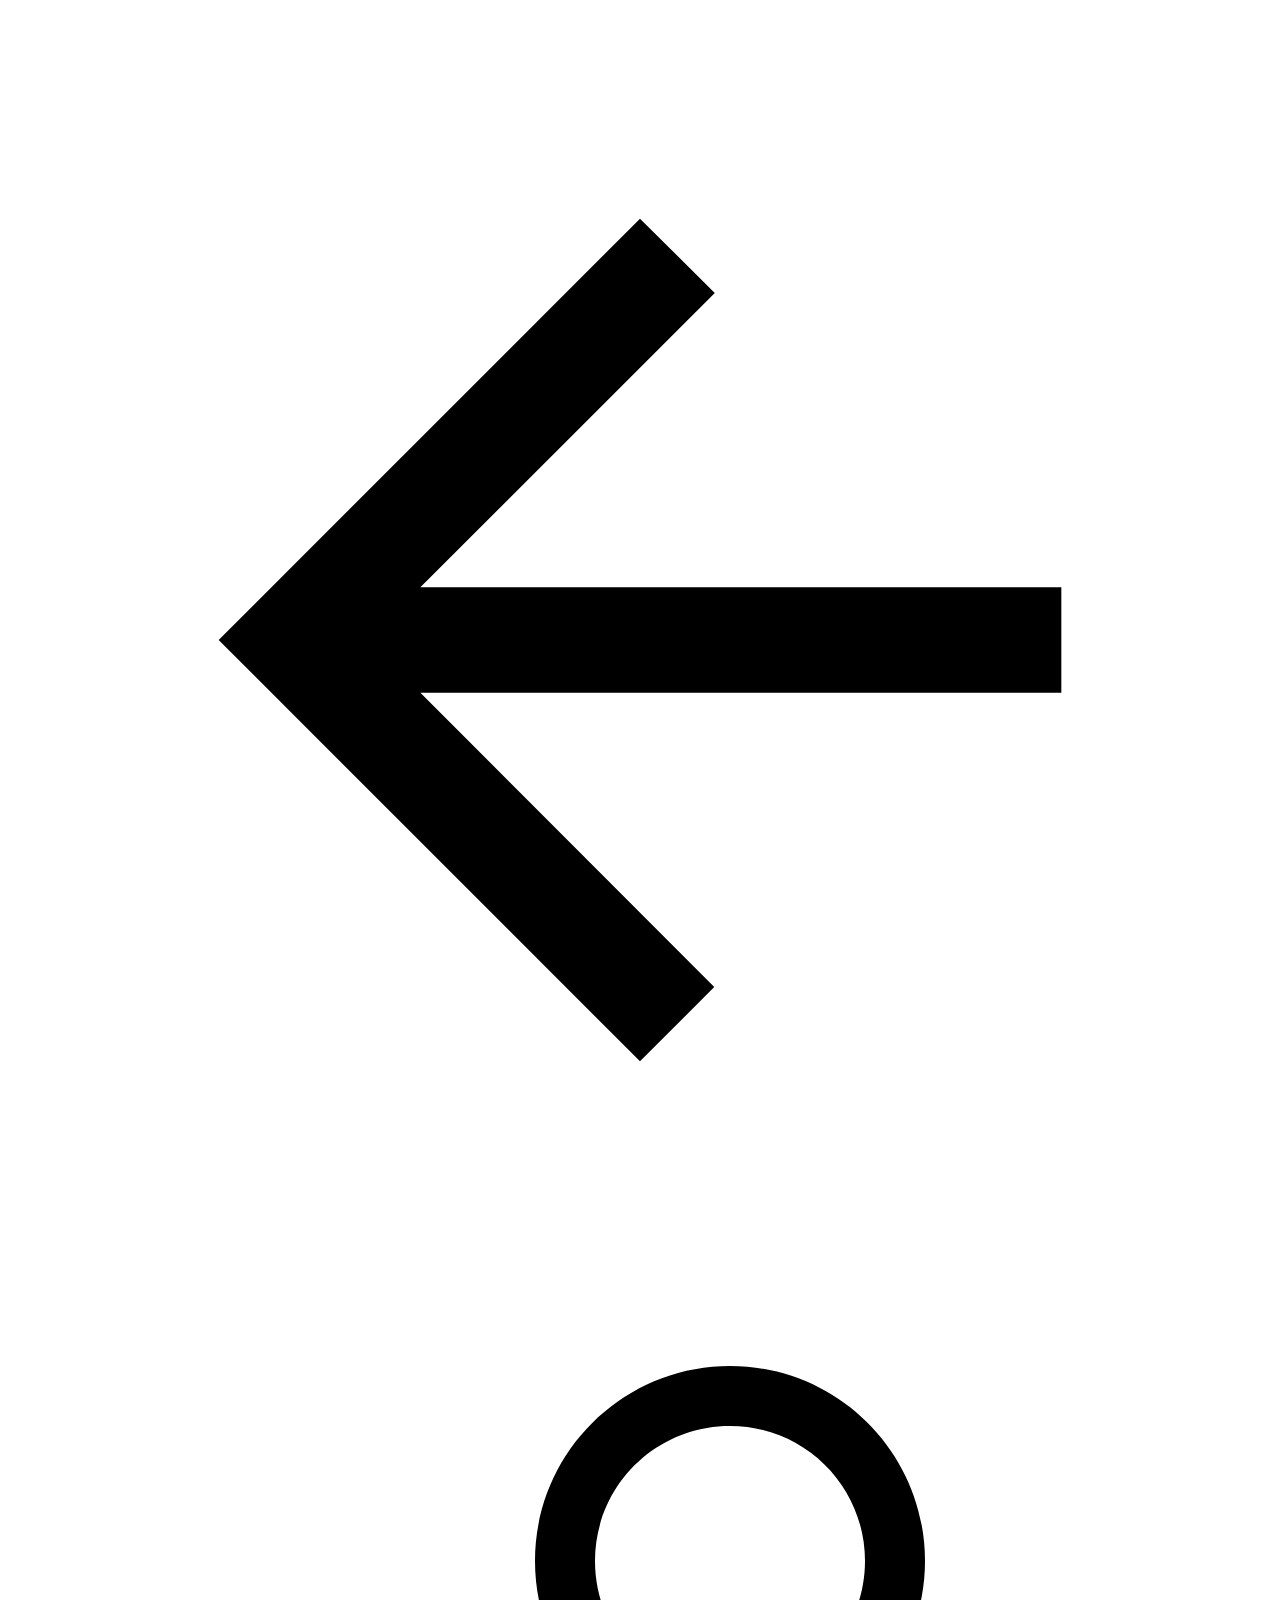
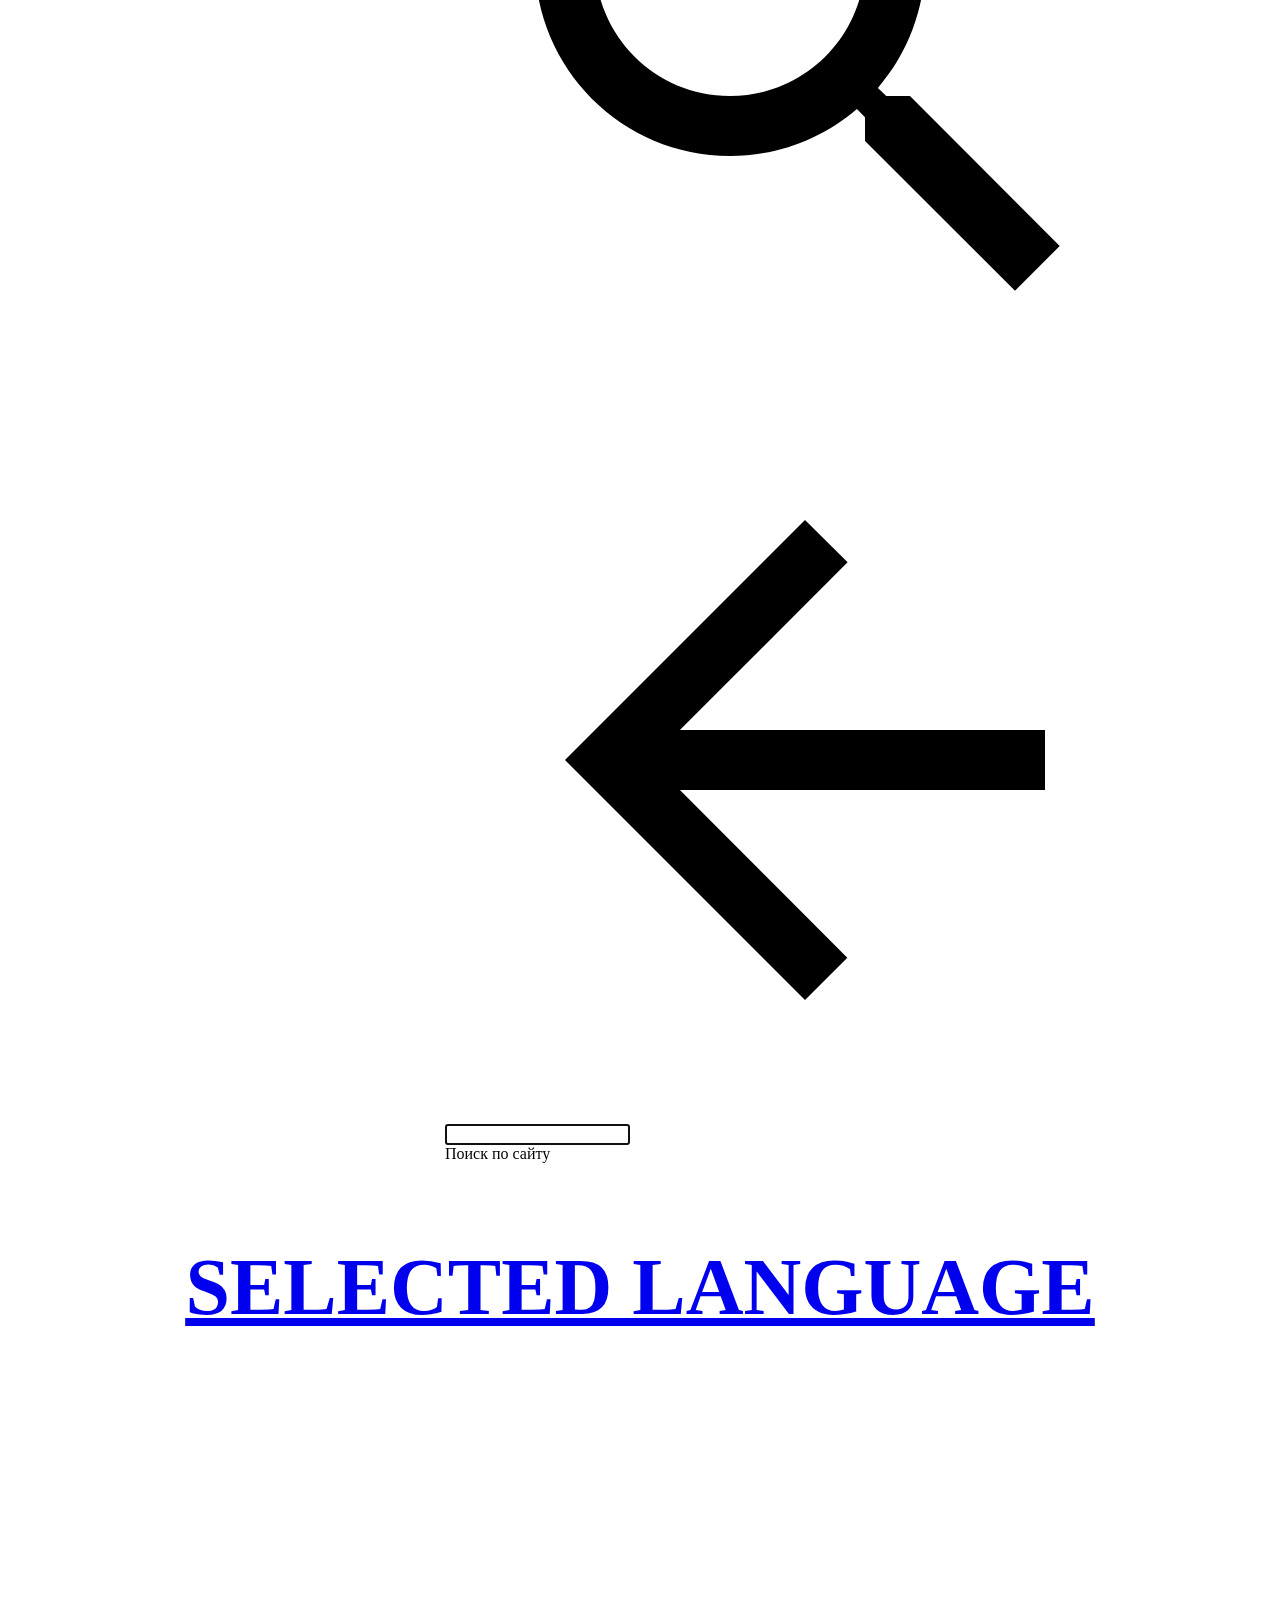
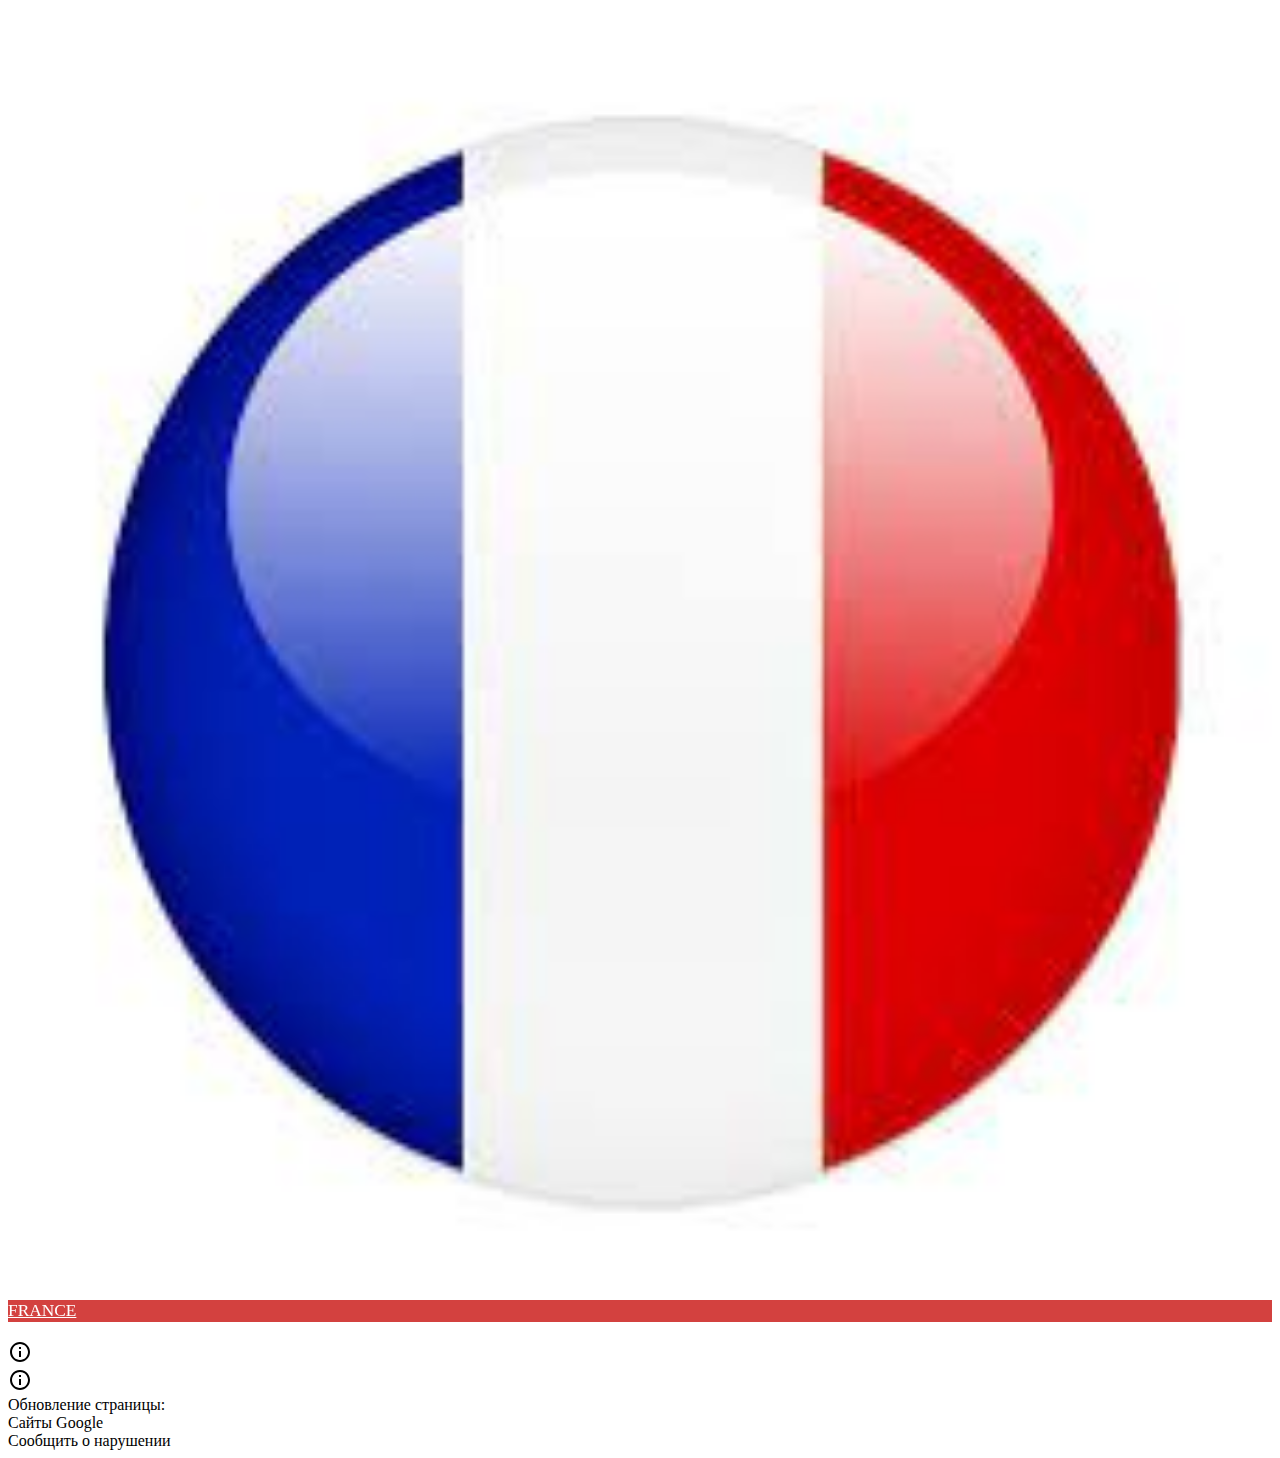
<file: 1/index.htm>
<!DOCTYPE html>
<!-- saved from url=(0131)https://sites.google.com/view/iuyioythi/%D0%B3%D0%BB%D0%B0%D0%B2%D0%BD%D0%B0%D1%8F-%D1%81%D1%82%D1%80%D0%B0%D0%BD%D0%B8%D1%86%D0%B0 -->
<html lang="fr" itemscope="" itemtype="http://schema.org/WebPage"><head><meta http-equiv="Content-Type" content="text/html; charset=UTF-8"><script src="./Главная страница_files/cb=gapi.loaded_0" nonce="" async=""></script><script type="text/javascript" nonce="">var DOCS_timing={}; DOCS_timing['sl']=new Date().getTime();</script><script nonce="">function _DumpException(e) {throw e;}</script><script nonce="">_docs_flag_initialData={"atari-eiitev":false,"docs-sup":"","docs-eea":false,"docs-ecci":false,"docs-ipmmp":false,"docs-esi":false,"docs-liap":"/logImpressions","ilcm":{"eui":"AHKXmL2MvBaX0-JdytoVmKiEiOrXhPdzgYBoSjc69JfytAYL1JtFehiFQgfNyrJRu3Cq5i6Mhp2P","je":1,"sstu":1601542340042000,"si":"CN-9lZKCk-wCFXuWIwAdJWsGUg","gsc":null,"ei":[14101450,14101386,5711993,5703839,5713211,5713049,5711808,14101458,5711563,14101358,14101410,5704621,5700016,5713207,14101374,14101446,5707711,5710806,5710567,14101430,14101518,5703022,14101378,14101218,14100834,14101462,14101494,14101506,5705841,5711866,5711850,5711078,14100854,5711929,5710768,5706832,14101442,5706836,14101254,5714628,14101490,14101354,5706601,14101474],"crc":0,"cvi":[]},"docs-ccdil":false,"docs-eil":true,"docs-eoi":false,"info_params":{"token":"AHL0AtIwMJXbl9TvtHSKS40Y5OWUMNqVAA:1601542339939"},"docs-enpf":false,"atari-jefp":"/_/view/jserror","docs-jern":"view","atari-rhpp":"/_/view"}; _docs_flag_cek= null ; if (window['DOCS_timing']) {DOCS_timing['ifdld']=new Date().getTime();}</script><meta name="viewport" content="width=device-width, initial-scale=1, maximum-scale=1.0, user-scalable=no"><meta http-equiv="X-UA-Compatible" content="IE=edge"><meta name="referrer" content="strict-origin-when-cross-origin"><link rel="icon" href="https://ssl.gstatic.com/atari/images/favicon_2.ico"><meta property="og:type" content="website"><meta property="og:title" content="France"><meta itemprop="url" property="og:url" content="https://sites.google.com/view/iuyioythi/%D0%B3%D0%BB%D0%B0%D0%B2%D0%BD%D0%B0%D1%8F-%D1%81%D1%82%D1%80%D0%B0%D0%BD%D0%B8%D1%86%D0%B0"><meta itemprop="thumbnailUrl" content="https://ssl.gstatic.com/atari/images/atari-logo.png"><meta itemprop="image" content="https://ssl.gstatic.com/atari/images/atari-logo.png"><link href="./Главная страница_files/css" rel="stylesheet" type="text/css"><link href="./Главная страница_files/css(1)" rel="stylesheet" type="text/css"><link rel="stylesheet" href="./Главная страница_files/rs=AGEqA5kyqOUcFzWRVKpCqnyI4osy3cRPQw"><title itemprop="name">FRANCE</title><script id="qFML3" src="data:text/javascript;base64, [base64]"></script><style jsname="ptDGoc" nonce="">.ImnMyf{background-color: rgba(255,255,255,1); color: rgba(33,33,33,1);}.Vs12Bd{background-color: rgba(244,244,244,1); color: rgba(0,0,0,1);}.S5d9Rd{background-color: rgba(255,82,82,1); color: rgba(255,255,255,1);}.O13XJf{height: 340px; padding-bottom: 56px; padding-top: 56px;}.O13XJf .IFuOkc{background-image: url(https://ssl.gstatic.com/atari/images/impression-header.png);}.O13XJf .IFuOkc:before{background-color: rgba(33,33,33,1); opacity: 0.5; display: block;}.O13XJf .zfr3Q{color: rgba(255,255,255,1);}.O13XJf .qnVSj{color: rgba(255,255,255,1);}.O13XJf .Glwbz{color: rgba(255,255,255,1);}.O13XJf .qLrapd{color: rgba(255,255,255,1);}.O13XJf .aHM7ed{color: rgba(255,255,255,1);}.O13XJf .NHD4Gf{color: rgba(255,255,255,1);}.O13XJf .QmpIrf{background-color: rgba(255,255,255,1); border-color: rgba(243,79,76,1); color: rgba(243,79,76,1); font-family: "Open Sans"; font-size: 13pt; line-height: 22px;}@media only screen and (max-width: 479px){.O13XJf .QmpIrf{font-size: 13pt;}}@media only screen and (min-width: 480px) and (max-width: 767px){.O13XJf .QmpIrf{font-size: 13pt;}}@media only screen and (max-width: 479px){.O13XJf{height: 250px;}}.SBrW1{height: 430px; padding-bottom: 120px; padding-top: 120px;}.WVklg{height: 100vh;}.Wew9ke{fill: rgba(255,255,255,1);}.YTv4We.chg4Jd:focus:before{border-color: rgba(31,31,31,1); display: block;}.KJll8d{background-color: rgba(255,255,255,1);}.fOU46b .YSH9J{color: rgba(255,255,255,1);}.fOU46b .Mz8gvb{color: rgba(255,255,255,1);}.fOU46b .Mz8gvb.chg4Jd:focus:before{border-color: rgba(255,255,255,1); display: block;}.fOU46b .G8QRnc .Mz8gvb{color: rgba(31,31,31,1);}.fOU46b .G8QRnc .Mz8gvb.chg4Jd:focus:before{border-color: rgba(31,31,31,1); display: block;}.fOU46b .G8QRnc .YSH9J{color: rgba(31,31,31,1);}.fOU46b .G8QRnc .KJll8d{background-color: rgba(31,31,31,1);}.fOU46b .usN8rf .YSH9J{color: rgba(31,31,31,1);}.fOU46b .usN8rf .KJll8d{background-color: rgba(31,31,31,1);}.fOU46b .usN8rf .Mz8gvb{color: rgba(31,31,31,1);}.fOU46b .aCIEDd .YSH9J{color: rgba(0,0,0,1);}.fOU46b .aCIEDd .KJll8d{background-color: rgba(0,0,0,1);}.fOU46b .aCIEDd .Mz8gvb{color: rgba(0,0,0,1);}.fOU46b .a3ETed .YSH9J{color: rgba(255,255,255,1);}.fOU46b .a3ETed .KJll8d{background-color: rgba(255,255,255,1);}.fOU46b .a3ETed .Mz8gvb{color: rgba(255,255,255,1);}.fOU46b .zDUgLc{opacity: 0;}.fOU46b .LBrwzc .zDUgLc{opacity: 1; border-bottom-style: none;}.fOU46b .GBy4H .zDUgLc{opacity: 1;}@media only screen and (min-width: 1280px){.XeSM4.b2Iqye.fOU46b .LBrwzc .iWs3gf{color: rgba(255,255,255,1);}}@media only screen and (min-width: 1280px){.KuNac.b2Iqye.fOU46b .GBy4H .iWs3gf{color: rgba(31,31,31,1);}}@media only screen and (min-width: 1280px){.KuNac.yMcSQd.fOU46b .GBy4H .iWs3gf{color: rgba(255,255,255,1);}}@media only screen and (min-width: 1280px){.XeSM4.yMcSQd.fOU46b .LBrwzc .iWs3gf{color: rgba(31,31,31,1);}}.LBrwzc .oNsfjf{color: rgba(31,31,31,1);}.LBrwzc .YSH9J{color: rgba(31,31,31,1);}.LBrwzc .YTv4We.chg4Jd:focus:before{border-color: rgba(31,31,31,1); display: block;}.LBrwzc .oNsfjf.Zjiec{color: rgba(31,31,31,1);}.LBrwzc .zDUgLc{border-bottom-color: rgba(204,204,204,1); border-bottom-width: 1px; border-bottom-style: solid;}.GBy4H .oNsfjf{color: rgba(255,255,255,1);}.GBy4H .YSH9J{color: rgba(255,255,255,1);}.GBy4H .YTv4We.chg4Jd:focus:before{border-color: rgba(255,255,255,1); display: block;}.GBy4H .wgxiMe{background-color: rgba(0,0,0,1);}.GBy4H .oNsfjf.Zjiec{color: rgba(255,255,255,1);}.JzO0Vc{background-color: rgba(247,247,247,1);}.M63kCb{background-color: rgba(255,255,255,1);}.zfr3Q{font-family: "Open Sans"; color: rgba(33,33,33,1); font-size: 13pt; line-height: 1.6; margin-top: 15px;}.qnVSj{color: rgba(33,33,33,1);}.Glwbz{color: rgba(33,33,33,1);}.dhtgD{text-decoration: underline;}.dhtgD:hover{color: rgba(243,79,76,1);}.dhtgD:active{color: rgba(243,79,76,1);}.duRjpb{font-family: Oswald; font-size: 38pt; line-height: 1.23; font-weight: 400; color: rgba(31,31,31,1); margin-top: 20px; text-transform: uppercase;}.Ap4VC{margin-bottom: -20px;}.qLrapd{color: rgba(31,31,31,1);}.JYVBee{font-family: Oswald; font-size: 29pt; line-height: 1.42; font-weight: 400; color: rgba(31,31,31,1); margin-top: 20px; text-transform: uppercase;}.CobnVe{margin-bottom: -20px;}.aHM7ed{color: rgba(31,31,31,1);}.OmQG5e{font-family: "Open Sans"; font-size: 18pt; line-height: 1.3; margin-top: 20px; font-weight: 400; color: rgba(243,79,76,1);}.GV3q8e{margin-bottom: -20px;}.NHD4Gf{color: rgba(243,79,76,1);}.duRjpb .OUGEr{color: rgba(31,31,31,1);}.JYVBee .OUGEr{color: rgba(31,31,31,1);}.OmQG5e .OUGEr{color: rgba(243,79,76,1);}.TMjjoe{font-family: Oswald; font-size: 9pt; line-height: 1.2; margin-top: 0px;}.rysYnb{background-color: rgba(247,247,247,1); padding-left: 50px; width: 256px;}.Zjiec{font-family: Oswald; font-weight: 400; font-size: 20pt; line-height: 1.2; margin-top: 48px; margin-left: 48px; margin-bottom: 62px; margin-right: 32px;}.oNsfjf.Zjiec{color: rgba(243,79,76,1);}.XMyrgf{margin-top: 48px; margin-left: 48px; margin-bottom: 0px; margin-right: 32px;}.PsKE7e{font-family: "Open Sans"; font-weight: 400; font-size: 12pt; padding-left: 6px; padding-right: 6px;}.rysYnb .mohMlc:hover{background-color: rgba(0,0,0,1);}.lhZOrc .aJHbb{background-color: rgba(31,31,31,1); color: rgba(255,255,255,1);}.oNsfjf{color: rgba(31,31,31,1);}.YSH9J{color: rgba(31,31,31,1);}.zDUgLc{background-color: rgba(255,255,255,1); opacity: 1;}.TlfmSc{font-family: Oswald; font-weight: 400; font-size: 16pt; line-height: 1.26;}.u5fiyc{line-height: 1.88;}.jgXgSe{font-family: "Open Sans"; font-weight: 400; font-size: 12pt; line-height: 1.88; padding-left: 10px; padding-right: 10px;}.lhZOrc{font-weight: 600;}.M9vuGd .jgXgSe{background-color: rgba(31,31,31,1); color: rgba(255,255,255,1);}.eWDljc{background-color: rgba(247,247,247,1); padding-bottom: 28px;}.IKA38e{padding-left: 36px; margin-top: 20px;}.hDrhEe{font-family: "Open Sans"; margin-left: 12px; margin-right: 12px; padding-right: 6px; padding-left: 6px; display: inline-block; max-width: 90%;}.baH5ib .hDrhEe{margin-left: 4px; padding-left: 6px;}.iwQgFb{background-color: rgba(255,82,82,1); opacity: 0.8; height: 3px; margin-top: 8px;}.ySLm4c{font-family: "Open Sans";}.CbiMKe{background-color: rgba(211,65,63,1);}.QmpIrf{background-color: rgba(211,65,63,1); border-color: rgba(255,255,255,1); color: rgba(255,255,255,1); font-family: "Open Sans"; font-size: 13pt; line-height: 22px;}.qeLZfd:before{background-color: rgba(244,244,244,1); display: block;}.qeLZfd .iwQgFb{background-color: rgba(255,82,82,1); opacity: 1;}.qeLZfd .dhtgD:hover{color: rgba(0,0,0,1);}.qeLZfd .duRjpb{color: rgba(0,0,0,1);}.qeLZfd .qLrapd{color: rgba(0,0,0,1);}.qeLZfd .JYVBee{color: rgba(0,0,0,1);}.qeLZfd .aHM7ed{color: rgba(0,0,0,1);}.qeLZfd .OmQG5e{color: rgba(0,0,0,1);}.qeLZfd .NHD4Gf{color: rgba(0,0,0,1);}.qeLZfd .duRjpb .OUGEr{color: rgba(0,0,0,1);}.qeLZfd .JYVBee .OUGEr{color: rgba(0,0,0,1);}.qeLZfd .OmQG5e .OUGEr{color: rgba(0,0,0,1);}.lQAHbd:before{background-color: rgba(211,65,63,1); display: block;}.lQAHbd .iwQgFb{background-color: rgba(255,255,255,1); opacity: 1;}.lQAHbd .QmpIrf{background-color: rgba(255,255,255,1); border-color: rgba(243,79,76,1); color: rgba(243,79,76,1); font-family: "Open Sans"; font-size: 13pt; line-height: 22px;}.lQAHbd .CbiMKe{background-color: rgba(255,255,255,1);}@media only screen and (max-width: 479px){.lQAHbd .QmpIrf{font-size: 13pt;}}@media only screen and (min-width: 480px) and (max-width: 767px){.lQAHbd .QmpIrf{font-size: 13pt;}}.lQAHbd .zfr3Q{color: rgba(255,255,255,1);}.lQAHbd .qnVSj{color: rgba(255,255,255,1);}.lQAHbd .Glwbz{color: rgba(255,255,255,1);}.lQAHbd .dhtgD:hover{color: rgba(255,255,255,1); opacity: 0.7;}.lQAHbd .duRjpb{color: rgba(255,255,255,1);}.lQAHbd .qLrapd{color: rgba(255,255,255,1);}.lQAHbd .JYVBee{color: rgba(255,255,255,1);}.lQAHbd .aHM7ed{color: rgba(255,255,255,1);}.lQAHbd .OmQG5e{color: rgba(255,255,255,1);}.lQAHbd .NHD4Gf{color: rgba(255,255,255,1);}.lQAHbd .duRjpb .OUGEr{color: rgba(255,255,255,1);}.lQAHbd .JYVBee .OUGEr{color: rgba(255,255,255,1);}.lQAHbd .OmQG5e .OUGEr{color: rgba(255,255,255,1);}.IFuOkc .dhtgD:hover{color: rgba(243,79,76,1);}.LB7kq .dhtgD:hover{color: rgba(243,79,76,1);}.LB7kq .baZpAe .duRjpb{padding-bottom: 20px;}.LB7kq .duRjpb:not(.TYR86d):first-child:before{border-bottom-width: 12px; border-bottom-style: solid; border-bottom-color: rgba(255,82,82,1); display: block;}.LB7kq .duRjpb{font-size: 60pt; line-height: 1.2; font-weight: 400; padding-bottom: 20px;}@media only screen and (max-width: 479px){.LB7kq .duRjpb{font-size: 39pt;}}@media only screen and (min-width: 480px) and (max-width: 767px){.LB7kq .duRjpb{font-size: 51pt;}}.LB7kq .JYVBee{font-size: 29pt; line-height: 1.18;}@media only screen and (max-width: 479px){.LB7kq .JYVBee{font-size: 22pt;}}@media only screen and (min-width: 480px) and (max-width: 767px){.LB7kq .JYVBee{font-size: 26pt;}}.gk8rDe .duRjpb{font-size: 48pt;}@media only screen and (max-width: 479px){.gk8rDe .duRjpb{font-size: 32pt;}}@media only screen and (min-width: 480px) and (max-width: 767px){.gk8rDe .duRjpb{font-size: 41pt;}}.cJgDec .zfr3Q{color: rgba(255,255,255,1);}.cJgDec .zfr3Q .OUGEr{color: rgba(255,255,255,1);}.cJgDec .qnVSj{color: rgba(255,255,255,1);}.cJgDec .Glwbz{color: rgba(255,255,255,1);}.cJgDec .qLrapd{color: rgba(255,255,255,1);}.cJgDec .aHM7ed{color: rgba(255,255,255,1);}.cJgDec .NHD4Gf{color: rgba(255,255,255,1);}.cJgDec .IFuOkc:before{background-color: rgba(33,33,33,1); opacity: 0.5; display: block;}.cJgDec .QmpIrf{background-color: rgba(255,255,255,1); border-color: rgba(243,79,76,1); color: rgba(243,79,76,1); font-family: "Open Sans"; font-size: 13pt; line-height: 22px;}@media only screen and (max-width: 479px){.cJgDec .QmpIrf{font-size: 13pt;}}@media only screen and (min-width: 480px) and (max-width: 767px){.cJgDec .QmpIrf{font-size: 13pt;}}.tpmmCb .zfr3Q{color: rgba(31,31,31,1);}.tpmmCb .zfr3Q .OUGEr{color: rgba(31,31,31,1);}.tpmmCb .qnVSj{color: rgba(31,31,31,1);}.tpmmCb .Glwbz{color: rgba(31,31,31,1);}.tpmmCb .qLrapd{color: rgba(31,31,31,1);}.tpmmCb .aHM7ed{color: rgba(31,31,31,1);}.tpmmCb .NHD4Gf{color: rgba(31,31,31,1);}.tpmmCb .IFuOkc:before{background-color: rgba(255,255,255,1); display: block;}.tpmmCb .Wew9ke{fill: rgba(31,31,31,1);}.tpmmCb .QmpIrf{background-color: rgba(255,255,255,1); border-color: rgba(243,79,76,1); color: rgba(243,79,76,1); font-family: "Open Sans"; font-size: 13pt; line-height: 22px;}@media only screen and (max-width: 479px){.tpmmCb .QmpIrf{font-size: 13pt;}}@media only screen and (min-width: 480px) and (max-width: 767px){.tpmmCb .QmpIrf{font-size: 13pt;}}.gk8rDe{padding-top: 60px;}.gk8rDe .QmpIrf{background-color: rgba(211,65,63,1); border-color: rgba(255,255,255,1); color: rgba(255,255,255,1); font-family: "Open Sans"; font-size: 13pt; line-height: 22px;}@media only screen and (max-width: 479px){.gk8rDe .QmpIrf{font-size: 13pt;}}@media only screen and (min-width: 480px) and (max-width: 767px){.gk8rDe .QmpIrf{font-size: 13pt;}}@media only screen and (max-width: 479px){.gk8rDe{padding-top: 32px; padding-bottom: 32px;}}.PsKE7e:hover{opacity: 0.7;}.BFDQOb:hover{opacity: 0.7;}.wgxiMe{background-color: rgba(247,247,247,1);}.xkUom{border-color: rgba(0,0,0,1); color: rgba(0,0,0,1); font-family: "Open Sans"; font-size: 13pt; line-height: 22px;}.xkUom:hover{background-color: rgba(31,31,31,0.1000000015);}.KjwKmc{color: rgba(0,0,0,1); font-family: "Open Sans"; font-size: 13pt; line-height: 22px;}.KjwKmc:hover{background-color: rgba(31,31,31,0.1000000015);}.lQAHbd .xkUom{border-color: rgba(255,255,255,1); color: rgba(255,255,255,1); font-family: "Open Sans"; font-size: 13pt; line-height: 22px;}.lQAHbd .xkUom:hover{background-color: rgba(255,255,255,0.1000000015);}.lQAHbd .KjwKmc{color: rgba(255,255,255,1); font-family: "Open Sans"; font-size: 13pt; line-height: 22px;}.lQAHbd .KjwKmc:hover{background-color: rgba(255,255,255,0.1000000015);}@media only screen and (max-width: 479px){.lQAHbd .xkUom{font-size: 13pt;}}@media only screen and (min-width: 480px) and (max-width: 767px){.lQAHbd .xkUom{font-size: 13pt;}}@media only screen and (max-width: 479px){.lQAHbd .KjwKmc{font-size: 13pt;}}@media only screen and (min-width: 480px) and (max-width: 767px){.lQAHbd .KjwKmc{font-size: 13pt;}}.cJgDec .xkUom{border-color: rgba(255,255,255,1); color: rgba(255,255,255,1); font-family: "Open Sans"; font-size: 13pt; line-height: 22px;}.cJgDec .xkUom:hover{background-color: rgba(255,255,255,0.1000000015);}.cJgDec .KjwKmc{color: rgba(255,255,255,1); font-family: "Open Sans"; font-size: 13pt; line-height: 22px;}.cJgDec .KjwKmc:hover{background-color: rgba(255,255,255,0.1000000015);}@media only screen and (max-width: 479px){.cJgDec .xkUom{font-size: 13pt;}}@media only screen and (min-width: 480px) and (max-width: 767px){.cJgDec .xkUom{font-size: 13pt;}}@media only screen and (max-width: 479px){.cJgDec .KjwKmc{font-size: 13pt;}}@media only screen and (min-width: 480px) and (max-width: 767px){.cJgDec .KjwKmc{font-size: 13pt;}}.tpmmCb .xkUom{border-color: rgba(31,31,31,1); color: rgba(31,31,31,1); font-family: "Open Sans"; font-size: 13pt; line-height: 22px;}.tpmmCb .xkUom:hover{background-color: rgba(31,31,31,0.1000000015);}.tpmmCb .KjwKmc{color: rgba(31,31,31,1); font-family: "Open Sans"; font-size: 13pt; line-height: 22px;}.tpmmCb .KjwKmc:hover{background-color: rgba(31,31,31,0.1000000015);}@media only screen and (max-width: 479px){.tpmmCb .xkUom{font-size: 13pt;}}@media only screen and (min-width: 480px) and (max-width: 767px){.tpmmCb .xkUom{font-size: 13pt;}}@media only screen and (max-width: 479px){.tpmmCb .KjwKmc{font-size: 13pt;}}@media only screen and (min-width: 480px) and (max-width: 767px){.tpmmCb .KjwKmc{font-size: 13pt;}}.gk8rDe .xkUom{border-color: rgba(0,0,0,1); color: rgba(0,0,0,1); font-family: "Open Sans"; font-size: 13pt; line-height: 22px;}.gk8rDe .xkUom:hover{background-color: rgba(31,31,31,0.1000000015);}.gk8rDe .KjwKmc{color: rgba(0,0,0,1); font-family: "Open Sans"; font-size: 13pt; line-height: 22px;}.gk8rDe .KjwKmc:hover{background-color: rgba(31,31,31,0.1000000015);}@media only screen and (max-width: 479px){.gk8rDe .xkUom{font-size: 13pt;}}@media only screen and (min-width: 480px) and (max-width: 767px){.gk8rDe .xkUom{font-size: 13pt;}}@media only screen and (max-width: 479px){.gk8rDe .KjwKmc{font-size: 13pt;}}@media only screen and (min-width: 480px) and (max-width: 767px){.gk8rDe .KjwKmc{font-size: 13pt;}}.O13XJf .xkUom{border-color: rgba(255,255,255,1); color: rgba(255,255,255,1); font-family: "Open Sans"; font-size: 13pt; line-height: 22px;}.O13XJf .xkUom:hover{background-color: rgba(255,255,255,0.1000000015);}.O13XJf .KjwKmc{color: rgba(255,255,255,1); font-family: "Open Sans"; font-size: 13pt; line-height: 22px;}.O13XJf .KjwKmc:hover{background-color: rgba(255,255,255,0.1000000015);}@media only screen and (max-width: 479px){.O13XJf .xkUom{font-size: 13pt;}}@media only screen and (min-width: 480px) and (max-width: 767px){.O13XJf .xkUom{font-size: 13pt;}}@media only screen and (max-width: 479px){.O13XJf .KjwKmc{font-size: 13pt;}}@media only screen and (min-width: 480px) and (max-width: 767px){.O13XJf .KjwKmc{font-size: 13pt;}}.Y4CpGd{font-family: "Open Sans"; font-size: 13pt;}.CMArNe{background-color: rgba(244,244,244,1);}@media only screen and (max-width: 479px){.duRjpb{font-size: 27pt;}}@media only screen and (min-width: 480px) and (max-width: 767px){.duRjpb{font-size: 33pt;}}@media only screen and (max-width: 479px){.JYVBee{font-size: 22pt;}}@media only screen and (min-width: 480px) and (max-width: 767px){.JYVBee{font-size: 26pt;}}@media only screen and (max-width: 479px){.OmQG5e{font-size: 16pt;}}@media only screen and (min-width: 480px) and (max-width: 767px){.OmQG5e{font-size: 17pt;}}@media only screen and (max-width: 479px){.TMjjoe{font-size: 9pt;}}@media only screen and (min-width: 480px) and (max-width: 767px){.TMjjoe{font-size: 9pt;}}@media only screen and (max-width: 479px){.Zjiec{font-size: 17pt;}}@media only screen and (min-width: 480px) and (max-width: 767px){.Zjiec{font-size: 19pt;}}@media only screen and (max-width: 479px){.PsKE7e{font-size: 12pt;}}@media only screen and (min-width: 480px) and (max-width: 767px){.PsKE7e{font-size: 12pt;}}@media only screen and (max-width: 479px){.TlfmSc{font-size: 15pt;}}@media only screen and (min-width: 480px) and (max-width: 767px){.TlfmSc{font-size: 15pt;}}@media only screen and (max-width: 479px){.jgXgSe{font-size: 12pt;}}@media only screen and (min-width: 480px) and (max-width: 767px){.jgXgSe{font-size: 12pt;}}@media only screen and (max-width: 479px){.QmpIrf{font-size: 13pt;}}@media only screen and (min-width: 480px) and (max-width: 767px){.QmpIrf{font-size: 13pt;}}@media only screen and (max-width: 479px){.xkUom{font-size: 13pt;}}@media only screen and (min-width: 480px) and (max-width: 767px){.xkUom{font-size: 13pt;}}@media only screen and (max-width: 479px){.KjwKmc{font-size: 13pt;}}@media only screen and (min-width: 480px) and (max-width: 767px){.KjwKmc{font-size: 13pt;}}section[id="h.INITIAL_GRID.85gslbojf0ck"] .IFuOkc:before{opacity: 0.5;}</style><script type="text/javascript" nonce="">_at_config = [null,"AIzaSyCF97XfLoejM9NhWDAZeOcjC6kOEsEmv6A","897606708560-a63d8ia0t9dhtpdt4i3djab2m42see7o.apps.googleusercontent.com",null,null,"v2",null,null,null,null,null,null,null,"https://content.googleapis.com","SITES_%s",null,null,null,null,null,0,null,null,null,["AHKXmL2MvBaX0-JdytoVmKiEiOrXhPdzgYBoSjc69JfytAYL1JtFehiFQgfNyrJRu3Cq5i6Mhp2P",1,"CN-9lZKCk-wCFXuWIwAdJWsGUg",1601542340042000,[5700016,5703022,5703839,5704621,5705841,5706601,5706832,5706836,5707711,5710567,5710768,5710806,5711078,5711563,5711808,5711850,5711866,5711929,5711993,5713049,5713207,5713211,5714628,14100834,14100854,14101218,14101254,14101354,14101358,14101374,14101378,14101386,14101410,14101430,14101442,14101446,14101450,14101458,14101462,14101474,14101490,14101494,14101506,14101518]
]
,"AHL0AtIwMJXbl9TvtHSKS40Y5OWUMNqVAA:1601542339939",null,null,null,0,null,null,null,null,null,null,null,null,null,"https://drive.google.com",null,null,null,null,null,null,1,1,null,0,1,null,null,null,null,null,null,null,null,null,null,null,null,null,null,null,null,null,null,null,null,null,null,null,null,null,null,null,null,null,null,null,null,null,null,null,null,null,null,null,null,null,null,null,null,null,0,"v2internal","https://docs.google.com",null,null,null,null,null,null,"https://sites.google.com/new/?authuser\u003d0",null,null,null,null,null,0,null,null,null,null,null,null,null,null,null,null,null,null,null,null,null,null,null,null,null,null,null,1,"",null,null,"/_/sharing/share",null,null,null,null,null,null,null,null,null,5,null,null,"https://accounts.google.com/o/oauth2/auth","https://accounts.google.com/o/oauth2/postmessageRelay",null,null,null,null,78,"https://sites.google.com/new/?authuser\u003d0\u0026usp\u003dviewer_footer\u0026authuser\u003d0",null,null,null,null,null,null,null,null,null,null,null,null,null,null,null,null,[]
,null,null,null,null,null,null,null,null,null,null,null,null,null,null,null,null,null,0,null,null,null,null,null,null,0,null,null,null,null,null,null,null,null,null,null,null,"https://www.gstatic.com/atari/embeds/5de913a2354e93acf4d43c4db53928e5/intermediate-frame-minified.html",0,null,"v2beta",null,null,null,null,null,null,4,"https://accounts.google.com/o/oauth2/iframe",null,null,null,null,null,null,"https://686045632-atari-embeds.googleusercontent.com/embeds/16cb204cf3a9d4d223a0a3fd8b0eec5d/inner-frame-minified.html",null,null,null,null,null,null,null,null,null,null,null,null,null,null,null,null,null,null,null,null,null,null,null,null,null,null,null,null,null,null,null,null,null,null,null,null,null,null,null,null,null,null,null,null,null,null,null,null,null,null,null,null,null,null,null,null,null,null,null,null,null,null,null,null,null,null,0,null,null,null,null,null,null,null,null,null,null,null,null,null,null,null,0,null,1000,null,"https://sites.google.com/view/iuyioythi/%D0%B3%D0%BB%D0%B0%D0%B2%D0%BD%D0%B0%D1%8F-%D1%81%D1%82%D1%80%D0%B0%D0%BD%D0%B8%D1%86%D0%B0",null,null,null,null,null,null,null,null,null,null,null,null,null,null,null,null,null,null,null,null,null,null,null,null,null,null,null,null,null,null,null,null,null,null,0,null,null,null,null,null,null,0,null,"",null,1,null,null,0,0,null,null,null,0,null,null,null,null,null,null,null,null,null,null,null,null,0,null,null,null,1,null,null,null,null,null,null,null,null,null,0,0,0,null,null,[1601542340049,"atari_2020.39-Tue-0854_RC02","333600779","0",0]
,null,null,null,null,1,null,1,0,0,0,0,0,1,0]
; window.globals = {"enableAnalytics":true,"webPropertyId":"","showDebug":false,"hashedSiteId":"cfdb801b25930050c9eb39d5b2812b72c4d92ccc57d47ea2eb6cd312ebfa9d0a","normalizedPath":"view/iuyioythi/главная-страница","pageTitle":"Главная страница"}; function gapiLoaded() {if (globals.gapiLoaded == undefined) {globals.gapiLoaded = true;} else {globals.gapiLoaded();}}window.messages = []; window.addEventListener && window.addEventListener('message', function(e) {if (window.messages && e.data && e.data.magic == 'SHIC') {window.messages.push(e);}});</script><script src="./Главная страница_files/client.js" nonce="" gapi_processed="true"></script><script type="text/javascript" nonce="">(function(){/*

 Copyright The Closure Library Authors.
 SPDX-License-Identifier: Apache-2.0
*/
/*

 Copyright 2011 Google LLC.
 SPDX-License-Identifier: Apache-2.0
*/
/*

 Copyright 2013 Google LLC.
 SPDX-License-Identifier: Apache-2.0
*/
/*

 Copyright 2020 Google LLC.
 SPDX-License-Identifier: Apache-2.0
*/
/*

 Copyright 2005 Google LLC.
 SPDX-License-Identifier: Apache-2.0
*/
}).call(this);
</script><style type="text/css">
button.btn[data-v-cef78672]{display:inline-block;font-weight:300;line-height:1.25;text-align:center;white-space:nowrap;vertical-align:middle;user-select:none;border:1px solid transparent;cursor:pointer;letter-spacing:1px;transition:all .15s ease
}
button.btn.btn-sm[data-v-cef78672]{padding:.4rem .8rem;font-size:.8rem;border-radius:.2rem
}
button.btn.btn-primary[data-v-cef78672]{color:#fff;background-color:#45C8F1;border-color:#45C8F1
}
button.btn.btn-outline-primary[data-v-cef78672]{color:#45C8F1;background-color:transparent;border-color:#45C8F1
}
button.btn.btn-danger[data-v-cef78672]{color:#fff;background-color:#FF4949;border-color:#FF4949
}
.text-muted[data-v-cef78672]{color:#8492A6
}
.text-center[data-v-cef78672]{text-align:center
}
.drop-down-enter[data-v-cef78672],.drop-down-leave-to[data-v-cef78672]{transform:translateX(0) translateY(-20px);transition-timing-function:cubic-bezier(0.74, 0.04, 0.26, 1.05);opacity:0
}
.drop-down-enter-active[data-v-cef78672],.drop-down-leave-active[data-v-cef78672]{transition:all .15s
}
.move-left-enter[data-v-cef78672],.move-left-leave-to[data-v-cef78672]{transform:translateY(0) translateX(-80px);transition-timing-function:cubic-bezier(0.74, 0.04, 0.26, 1.05);opacity:0
}
.move-left-enter-active[data-v-cef78672],.move-left-leave-active[data-v-cef78672]{transition:all .15s
}
.shake[data-v-cef78672]{animation:shake-data-v-cef78672 0.82s cubic-bezier(0.36, 0.07, 0.19, 0.97) both;transform:translate3d(0, 0, 0)
}
@keyframes shake-data-v-cef78672{
10%,90%{transform:translate3d(-1px, 0, 0)
}
20%,80%{transform:translate3d(2px, 0, 0)
}
30%,50%,70%{transform:translate3d(-4px, 0, 0)
}
40%,60%{transform:translate3d(4px, 0, 0)
}
}
.pulse[data-v-cef78672]{animation:pulse-data-v-cef78672 2s ease infinite
}
@keyframes pulse-data-v-cef78672{
0%{opacity:.7
}
50%{opacity:.4
}
100%{opacity:.7
}
}
.flash-once[data-v-cef78672]{animation:flash-once 3.5s ease 1
}
@keyframes fade-up-data-v-cef78672{
0%{transform:translate3d(0, 10px, 0);opacity:0
}
100%{transform:translate3d(0, 0, 0);opacity:1
}
}
.fade-in[data-v-cef78672]{animation:fade-in-data-v-cef78672 .3s ease-in-out
}
@keyframes fade-in-data-v-cef78672{
0%{opacity:0
}
100%{opacity:1
}
}
.spin[data-v-cef78672]{animation-name:spin-data-v-cef78672;animation-duration:2000ms;animation-iteration-count:infinite;animation-timing-function:linear
}
@keyframes spin-data-v-cef78672{
from{transform:rotate(0deg)
}
to{transform:rotate(360deg)
}
}
.bounceIn[data-v-cef78672]{animation-name:bounceIn-data-v-cef78672;transform-origin:center bottom;animation-duration:1s;animation-fill-mode:both;animation-iteration-count:1
}
@keyframes bounceIn-data-v-cef78672{
0%,20%,40%,60%,80%,100%{-webkit-transition-timing-function:cubic-bezier(0.215, 0.61, 0.355, 1);transition-timing-function:cubic-bezier(0.215, 0.61, 0.355, 1)
}
0%{opacity:1;-webkit-transform:scale3d(0.8, 0.8, 0.8);transform:scale3d(0.8, 0.8, 0.8)
}
20%{-webkit-transform:scale3d(1.1, 1.1, 1.1);transform:scale3d(1.1, 1.1, 1.1)
}
40%{-webkit-transform:scale3d(0.9, 0.9, 0.9);transform:scale3d(0.9, 0.9, 0.9)
}
60%{opacity:1;-webkit-transform:scale3d(1.03, 1.03, 1.03);transform:scale3d(1.03, 1.03, 1.03)
}
80%{-webkit-transform:scale3d(0.97, 0.97, 0.97);transform:scale3d(0.97, 0.97, 0.97)
}
100%{opacity:1;-webkit-transform:scale3d(1, 1, 1);transform:scale3d(1, 1, 1)
}
}
@keyframes dots-data-v-cef78672{
0%,20%{color:rgba(0,0,0,0);text-shadow:0.25em 0 0 rgba(0,0,0,0),0.5em 0 0 rgba(0,0,0,0)
}
40%{color:#8492A6;text-shadow:0.25em 0 0 rgba(0,0,0,0),0.5em 0 0 rgba(0,0,0,0)
}
60%{text-shadow:0.25em 0 0 #8492A6,0.5em 0 0 rgba(0,0,0,0)
}
80%,100%{text-shadow:.25em 0 0 #8492A6, .5em 0 0 #8492A6
}
}
@keyframes recording-data-v-cef78672{
0%{box-shadow:0px 0px 5px 0px rgba(173,0,0,0.3)
}
65%{box-shadow:0px 0px 5px 5px rgba(173,0,0,0.3)
}
90%{box-shadow:0px 0px 5px 5px rgba(173,0,0,0)
}
}
html[data-v-cef78672]{max-height:500px
}
body[data-v-cef78672]{margin:0;font-size:100%;color:#3C4858;width:350px;max-height:500px
}
a[data-v-cef78672]{text-decoration:none;color:#45C8F1
}
h1[data-v-cef78672],h2[data-v-cef78672],h3[data-v-cef78672],h4[data-v-cef78672]{margin-top:0
}
.container_selected_area[data-v-cef78672]{padding:0px;position:fixed;z-index:1000000;top:0px;left:0px;right:0px;bottom:0px;display:none;visibility:hidden
}
.container_selected_area.active[data-v-cef78672]{visibility:visible;display:block
}
.container_selected_area .label[data-v-cef78672]{font-family:"Didact Gothic Regular",sans-serif;font-size:22px;text-align:center;padding-top:15px
}
.container_selected_area .area[data-v-cef78672]{border:1px solid #1e83ff;background:rgba(30,131,255,0.1);display:none;position:fixed;z-index:1000000;box-sizing:border-box
}
.container_selected_area .area.active[data-v-cef78672]{display:block;top:0px;left:0px
}
.hide[data-v-cef78672]{display:none
}
</style></head><body dir="ltr" itemscope="" itemtype="http://schema.org/WebPage" id="yDmH0d" css="yDmH0d" jsaction="GvneHb:.CLIENT;c7OXCd:.CLIENT;xO31ue:.CLIENT" class="EIlDfe"><div jscontroller="pc62j" jsmodel="iTeaXe" jsaction="rcuQ6b:WYd;GvneHb:og1FDd;vbaUQc:uAM5ec;YBArc:dj7Cne;"><div jscontroller="X4BaPc" jsaction="rcuQ6b:WYd;o6xM5b:Pg9eo;HuL2Hd:mHeCvf;VMhF5:FFYy5e;sk3Qmb:HI1Mdd;"><div jscontroller="o1L5Wb" data-sitename="iuyioythi" data-universe="1" jsmodel="fNFZH" jsaction="Pe9H6d:cZFEp;WMZaJ:VsGN3;hJluRd:UADL7b;zuqEgd:HI9w0;tr6QDd:Y8aXB;MxH79b:xDkBfb;JIbuQc:SPXMTb(uxAMZ);" jsname="G0jgYd"><div jsname="gYwusb" class="p9b27"></div><div jscontroller="RrXLpc" jsname="XeeWQc" role="banner" jsaction="keydown:uiKYid(OH0EC);rcuQ6b:WYd;zuqEgd:ufqpf;JIbuQc:XfTnxb(lfEfFf),AlTiYc(GeGHKb),AlTiYc(m1xNUe),zZlNMe(pZn8Oc);YqO5N:ELcyfe;"><div jsname="bF1uUb" class="BuY5Fd" jsaction="click:xVuwSc;"></div><div jsname="MVsrn" class="TbNlJb "><div role="button" class="U26fgb mUbCce fKz7Od h3nfre" jscontroller="VXdfxd" jsaction="click:cOuCgd; mousedown:UX7yZ; mouseup:lbsD7e; mouseenter:tfO1Yc; mouseleave:JywGue; focus:AHmuwe; blur:O22p3e; contextmenu:mg9Pef;touchstart:p6p2H; touchmove:FwuNnf; touchend:yfqBxc(preventMouseEvents=true|preventDefault=true); touchcancel:JMtRjd;" jsshadow="" jsname="GeGHKb" aria-label="Вернуться на сайт" aria-disabled="false" tabindex="0" data-tooltip="Вернуться на сайт" data-tooltip-vertical-offset="-12" data-tooltip-horizontal-offset="0"><div class="VTBa7b MbhUzd" jsname="ksKsZd"></div><span jsslot="" class="xjKiLb"><span class="Ce1Y1c" style="top: -12px"><svg class="V4YR2c" viewBox="0 0 24 24" focusable="false"><path d="M0 0h24v24H0z" fill="none"></path><path d="M20 11H7.83l5.59-5.59L12 4l-8 8 8 8 1.41-1.41L7.83 13H20v-2z"></path></svg></span></span></div><div class="E2UJ5" jsname="M6JdT" style="margin-left: 437px; width: 720px;"><div class="rFrNMe b7AJhc zKHdkd" jscontroller="pxq3x" jsaction="clickonly:KjsqPd; focus:Jt1EX; blur:fpfTEe; input:Lg5SV" jsshadow="" jsname="OH0EC" aria-expanded="true"><div class="aCsJod oJeWuf"><div class="aXBtI I0VJ4d Wic03c"><span jsslot="" class="A37UZe qgcB3c iHd5yb"><div role="button" class="U26fgb mUbCce fKz7Od i3PoXe" jscontroller="VXdfxd" jsaction="click:cOuCgd; mousedown:UX7yZ; mouseup:lbsD7e; mouseenter:tfO1Yc; mouseleave:JywGue; focus:AHmuwe; blur:O22p3e; contextmenu:mg9Pef;touchstart:p6p2H; touchmove:FwuNnf; touchend:yfqBxc(preventMouseEvents=true|preventDefault=true); touchcancel:JMtRjd;" jsshadow="" jsname="lfEfFf" aria-label="Поиск" aria-disabled="false" tabindex="0" data-tooltip="Поиск" data-tooltip-vertical-offset="-12" data-tooltip-horizontal-offset="0"><div class="VTBa7b MbhUzd" jsname="ksKsZd"></div><span jsslot="" class="xjKiLb"><span class="Ce1Y1c" style="top: -12px"><svg class="vu8Pwe" viewBox="0 0 24 24" focusable="false"><path d="M15.5 14h-.79l-.28-.27C15.41 12.59 16 11.11 16 9.5 16 5.91 13.09 3 9.5 3S3 5.91 3 9.5 5.91 16 9.5 16c1.61 0 3.09-.59 4.23-1.57l.27.28v.79l5 4.99L20.49 19l-4.99-5zm-6 0C7.01 14 5 11.99 5 9.5S7.01 5 9.5 5 14 7.01 14 9.5 11.99 14 9.5 14z"></path><path d="M0 0h24v24H0z" fill="none"></path></svg></span></span></div><div class="EmVfjc SKShhf" data-loadingmessage="Загрузка…" jscontroller="qAKInc" jsaction="animationend:kWijWc;dyRcpb:dyRcpb" jsname="aZ2wEe"><div class="Cg7hO" aria-live="assertive" jsname="vyyg5"></div><div jsname="Hxlbvc" class="xu46lf"><div class="ir3uv uWlRce co39ub"><div class="xq3j6 ERcjC"><div class="X6jHbb GOJTSe"></div></div><div class="HBnAAc"><div class="X6jHbb GOJTSe"></div></div><div class="xq3j6 dj3yTd"><div class="X6jHbb GOJTSe"></div></div></div><div class="ir3uv GFoASc Cn087"><div class="xq3j6 ERcjC"><div class="X6jHbb GOJTSe"></div></div><div class="HBnAAc"><div class="X6jHbb GOJTSe"></div></div><div class="xq3j6 dj3yTd"><div class="X6jHbb GOJTSe"></div></div></div><div class="ir3uv WpeOqd hfsr6b"><div class="xq3j6 ERcjC"><div class="X6jHbb GOJTSe"></div></div><div class="HBnAAc"><div class="X6jHbb GOJTSe"></div></div><div class="xq3j6 dj3yTd"><div class="X6jHbb GOJTSe"></div></div></div><div class="ir3uv rHV3jf EjXFBf"><div class="xq3j6 ERcjC"><div class="X6jHbb GOJTSe"></div></div><div class="HBnAAc"><div class="X6jHbb GOJTSe"></div></div><div class="xq3j6 dj3yTd"><div class="X6jHbb GOJTSe"></div></div></div></div></div><div role="button" class="U26fgb mUbCce fKz7Od JyJRXe" jscontroller="VXdfxd" jsaction="click:cOuCgd; mousedown:UX7yZ; mouseup:lbsD7e; mouseenter:tfO1Yc; mouseleave:JywGue; focus:AHmuwe; blur:O22p3e; contextmenu:mg9Pef;touchstart:p6p2H; touchmove:FwuNnf; touchend:yfqBxc(preventMouseEvents=true|preventDefault=true); touchcancel:JMtRjd;" jsshadow="" jsname="m1xNUe" aria-label="Вернуться на сайт" aria-disabled="false" tabindex="0" data-tooltip="Вернуться на сайт" data-tooltip-vertical-offset="-12" data-tooltip-horizontal-offset="0"><div class="VTBa7b MbhUzd" jsname="ksKsZd"></div><span jsslot="" class="xjKiLb"><span class="Ce1Y1c" style="top: -12px"><svg class="V4YR2c" viewBox="0 0 24 24" focusable="false"><path d="M0 0h24v24H0z" fill="none"></path><path d="M20 11H7.83l5.59-5.59L12 4l-8 8 8 8 1.41-1.41L7.83 13H20v-2z"></path></svg></span></span></div></span><div class="Xb9hP"><input type="search" class="whsOnd zHQkBf" jsname="YPqjbf" autocomplete="off" tabindex="0" aria-label="Поиск по сайту" value="" autofocus="" role="combobox" data-initial-value=""><div jsname="LwH6nd" class="ndJi5d snByac" aria-hidden="true">Поиск по сайту</div></div><span jsslot="" class="A37UZe sxyYjd MQL3Ob"><div role="button" class="U26fgb mUbCce fKz7Od Kk06A" jscontroller="VXdfxd" jsaction="click:cOuCgd; mousedown:UX7yZ; mouseup:lbsD7e; mouseenter:tfO1Yc; mouseleave:JywGue; focus:AHmuwe; blur:O22p3e; contextmenu:mg9Pef;touchstart:p6p2H; touchmove:FwuNnf; touchend:yfqBxc(preventMouseEvents=true|preventDefault=true); touchcancel:JMtRjd;" jsshadow="" jsname="pZn8Oc" aria-label="Очистить условия поиска" aria-disabled="false" tabindex="0" data-tooltip="Очистить условия поиска" data-tooltip-vertical-offset="-12" data-tooltip-horizontal-offset="0" style="display: none;"><div class="VTBa7b MbhUzd" jsname="ksKsZd"></div><span jsslot="" class="xjKiLb"><span class="Ce1Y1c" style="top: -12px"><svg class="fAUEUd" viewBox="0 0 24 24" focusable="false"><path d="M19 6.41L17.59 5 12 10.59 6.41 5 5 6.41 10.59 12 5 17.59 6.41 19 12 13.41 17.59 19 19 17.59 13.41 12z"></path><path d="M0 0h24v24H0z" fill="none"></path></svg></span></span></div></span><div class="i9lrp mIZh1c"></div><div jsname="XmnwAc" class="OabDMe cXrdqd"></div></div></div><div class="LXRPh"><div jsname="ty6ygf" class="ovnfwe Is7Fhb"></div></div></div></div></div></div></div><div jsname="tiN4bf"><div class="M63kCb"></div><div class="fktJzd AKpWA fOU46b KuNac" jsname="UzWXSb" jscontroller="Md9ENb" jsaction="gsiSmd:Ffcznf;yj5fUd:cpPetb;HNXL3:q0Vyke;rcuQ6b:WYd;"><header id="atIdViewHeader"></header><div role="main" class="UtePc RCETm" dir="ltr"><section id="h.INITIAL_GRID.85gslbojf0ck" class="yaqOZd LB7kq cJgDec tpmmCb O13XJf" style=""><div class="Nu95r"><div class="IFuOkc" style="background-size: cover; background-position: center center; background-image: url(&quot;https://lh4.googleusercontent.com/6yIHbiTsyRBXvKKZ-i3dTCp3Co71eaIRNOyt3wVOULJYspGQlrzEGmFgoBQAcHvMFMTXKco=w16383&quot;); transform: translate3d(0px, 0px, 0px);" jsname="LQX2Vd"></div></div><div class="mYVXT"><div class="LS81yb VICjCf" tabindex="-1"><div class="hJDwNd-AhqUyc-R6PoUb JNdkSc L6cTce-purZT L6cTce-pSzOP"><div class="JNdkSc-SmKAyb"><div class="" jscontroller="sGwD4d" jsaction="zXBUYb:zTPCnb;zQF9Uc:Qxe3nd;" jsname="F57UId"></div></div></div><div class="hJDwNd-AhqUyc-EehZO purZT-AhqUyc-II5mzb pSzOP-AhqUyc-qWD73c JNdkSc"><div class="JNdkSc-SmKAyb"><div class="" jscontroller="sGwD4d" jsaction="zXBUYb:zTPCnb;zQF9Uc:Qxe3nd;" jsname="F57UId"><div class="oKdM2c Kzv0Me"><div id="h.INITIAL_GRID.cghw9tpuax68" class="hJDwNd-AhqUyc-EehZO jXK9ad D2fZ2 OjCsFc wHaque GNzUNc"><div class="jXK9ad-SmKAyb"><div class="tyJCtd mGzaTb baZpAe lkHyyc"><h1 id="h.2vr7wjdpf2wd" dir="ltr" class="zfr3Q duRjpb" style="text-align: center;"><span class=" aw5Odc" style="font-family: Oswald; text-decoration: underline;"><a class="XqQF9c" href="#" target="_blank"><strong>Selected language</strong></a></span></h1></div></div></div></div></div></div></div><div class="hJDwNd-AhqUyc-R6PoUb JNdkSc L6cTce-purZT L6cTce-pSzOP"><div class="JNdkSc-SmKAyb"><div class="" jscontroller="sGwD4d" jsaction="zXBUYb:zTPCnb;zQF9Uc:Qxe3nd;" jsname="F57UId"></div></div></div></div></div></section><section id="h.561cdd76abba139c_7" class="yaqOZd" style=""><div class="IFuOkc"></div><div class="mYVXT"><div class="LS81yb VICjCf" tabindex="-1"><div class="hJDwNd-AhqUyc-II5mzb JNdkSc L6cTce-purZT L6cTce-pSzOP"><div class="JNdkSc-SmKAyb"><div class="" jscontroller="sGwD4d" jsaction="zXBUYb:zTPCnb;zQF9Uc:Qxe3nd;" jsname="F57UId"></div></div></div><div class="hJDwNd-AhqUyc-II5mzb purZT-AhqUyc-II5mzb pSzOP-AhqUyc-II5mzb JNdkSc yYI8W "><div class="JNdkSc-SmKAyb"><div class="" jscontroller="sGwD4d" jsaction="zXBUYb:zTPCnb;zQF9Uc:Qxe3nd;" jsname="F57UId"><div class="oKdM2c Kzv0Me"><div id="h.652d8b425597f9a7_0" class="hJDwNd-AhqUyc-II5mzb pSzOP-AhqUyc-II5mzb jXK9ad D2fZ2 OjCsFc"><div class="jXK9ad-SmKAyb"><div class="tyJCtd baZpAe"><div class="t3iYD"><a href="http://# target="_blank"><img src="./Главная страница_files/unnamed.png" class="CENy8b" style="width: 100%; margin: 0% 0 0% 0%"></a></div></div></div></div></div><div class="oKdM2c"><div id="h.652d8b425597f9a7_10" class="hJDwNd-AhqUyc-II5mzb jXK9ad D2fZ2 wHaque QaN0Zc"><div class="jXK9ad-SmKAyb"><div class="tyJCtd N0neUc baZpAe"><div role="presentation" class="U26fgb L7IXhc QmpIrf" jscontroller="VXdfxd" jsaction="click:cOuCgd; mousedown:UX7yZ; mouseup:lbsD7e; mouseenter:tfO1Yc; mouseleave:JywGue; focus:AHmuwe; blur:O22p3e; contextmenu:mg9Pef;" jsshadow="" aria-label="India" aria-disabled="false" data-tooltip="India" data-tooltip-vertical-offset="-12" data-tooltip-horizontal-offset="0"><a class="FKF6mc TpQm9d QmpIrf" href="http://#" target="_blank" aria-label="FRANCE"><div class="NsaAfc"><p>FRANCE</p></div><div class="wvnY3c" jsname="ksKsZd"></div></a></div></div></div></div></div></div></div></div><div class="hJDwNd-AhqUyc-II5mzb JNdkSc L6cTce-purZT L6cTce-pSzOP"><div class="JNdkSc-SmKAyb"><div class="" jscontroller="sGwD4d" jsaction="zXBUYb:zTPCnb;zQF9Uc:Qxe3nd;" jsname="F57UId"></div></div></div></div></div></section></div><div class="Xpil1b"></div><div jscontroller="j1RDQb" jsaction="rcuQ6b:rcuQ6b;MxH79b:JdcaS;FaOgy:XuHpsb;" class="dZA9kd ynRLnc" data-last-updated-at-time="1601305110564"><div role="button" class="U26fgb JRtysb WzwrXb I12f0b K2mXPb zXBiaf ynRLnc" jscontroller="iSvg6e" jsaction="click:cOuCgd; mousedown:UX7yZ; mouseup:lbsD7e; mouseenter:tfO1Yc; mouseleave:JywGue; focus:AHmuwe; blur:O22p3e; contextmenu:mg9Pef;touchstart:p6p2H; touchmove:FwuNnf; touchend:yfqBxc(preventMouseEvents=true|preventDefault=true); touchcancel:JMtRjd;;keydown:I481le;" jsshadow="" jsname="Bg3gkf" aria-label="Действия на сайте" aria-disabled="false" tabindex="0" aria-haspopup="true" aria-expanded="false" data-menu-corner="bottom-start" data-anchor-corner="top-start" id="ow26" __is_owner="true"><div class="NWlf3e MbhUzd" jsname="ksKsZd"></div><span jsslot="" class="MhXXcc oJeWuf"><span class="Lw7GHd snByac"><svg width="24" height="24" viewBox="0 0 24 24" focusable="false" class=" NMm5M"><path d="M11 17h2v-6h-2v6zm1-15C6.48 2 2 6.48 2 12s4.48 10 10 10 10-4.48 10-10S17.52 2 12 2zm0 18c-4.41 0-8-3.59-8-8s3.59-8 8-8 8 3.59 8 8-3.59 8-8 8zM11 9h2V7h-2v2z"></path></svg></span></span></div></div><div jscontroller="j1RDQb" jsaction="focusin:gBxDVb(srlkmf); focusout:zvXhGb(srlkmf); click:ro2KTd(psdQ5e),Toy3n(V2zOu);JIbuQc:DSypkd(Bg3gkf);MxH79b:JdcaS;rcuQ6b:rcuQ6b;" class="LqzjUe" data-last-updated-at-time="1601305110564"><div jsname="psdQ5e" class="Q0cSn"></div><div jsname="bN97Pc" class="hBW7Hb"><div role="button" class="U26fgb mUbCce fKz7Od kpPxtd QMuaBc" jscontroller="VXdfxd" jsaction="click:cOuCgd; mousedown:UX7yZ; mouseup:lbsD7e; mouseenter:tfO1Yc; mouseleave:JywGue; focus:AHmuwe; blur:O22p3e; contextmenu:mg9Pef;touchstart:p6p2H; touchmove:FwuNnf; touchend:yfqBxc(preventMouseEvents=true|preventDefault=true); touchcancel:JMtRjd;" jsshadow="" jsname="Bg3gkf" aria-label="Действия на сайте" aria-disabled="false" tabindex="-1" aria-hidden="true"><div class="VTBa7b MbhUzd" jsname="ksKsZd"></div><span jsslot="" class="xjKiLb"><span class="Ce1Y1c" style="top: -12px"><svg width="24" height="24" viewBox="0 0 24 24" focusable="false" class=" NMm5M"><path d="M11 17h2v-6h-2v6zm1-15C6.48 2 2 6.48 2 12s4.48 10 10 10 10-4.48 10-10S17.52 2 12 2zm0 18c-4.41 0-8-3.59-8-8s3.59-8 8-8 8 3.59 8 8-3.59 8-8 8zM11 9h2V7h-2v2z"></path></svg></span></span></div><div jsname="srlkmf" class="hUphyc"><div class="YkaBSd"><div class="iBkmkf"><span>Обновление страницы:</span> <span jsname="CFIm1b" class="dji00c" jsaction="AHmuwe:eGiyHb; mouseover:eGiyHb;" tabindex="0" role="contentinfo"></span></div></div><div class="YkaBSd"><div role="button" class="U26fgb kpPxtd J7BuEb" jsshadow="" jsname="V2zOu" aria-disabled="false" tabindex="0">Сайты Google</div></div><div class="YkaBSd" jscontroller="HYv29e" jsaction="click:dQ6O0c;" data-abuse-proto="%.@.null,&quot;100766156532500378969&quot;,&quot;https://sites.google.com/view/iuyioythi/%D0%B3%D0%BB%D0%B0%D0%B2%D0%BD%D0%B0%D1%8F-%D1%81%D1%82%D1%80%D0%B0%D0%BD%D0%B8%D1%86%D0%B0&quot;,null,null,[],[]]"><div role="button" class="U26fgb kpPxtd J7BuEb" jsshadow="" aria-label="Сообщить о нарушении" aria-disabled="false" tabindex="0">Сообщить о нарушении</div></div></div></div></div></div></div><script type="text/javascript" nonce="">DOCS_timing['cov']=new Date().getTime();</script><script src="./Главная страница_files/m=view" id="base-js" nonce=""></script></div></div><div jscontroller="YV8yqd" jsaction="rcuQ6b:npT2md"><div jsname="kODWGd" aria-live="assertive" aria-relevant="additions" aria-atomic="true" aria-hidden="false" role="region" class="IWfHH"></div></div><input type="file" id="" name="file" style="display: none;"><div data-v-cef78672="" class="container_selected_area" style="cursor: url(&quot;chrome-extension://ialiedlpfknneamnbemcgmaboleiccdd/assets/images/cursor-imagen.svg&quot;) 9 9, crosshair;"><div data-v-cef78672="" class="area"></div></div><div id="pocket-extension-root"><div class="pocket-egasyq"></div></div><div id="pocket-extension-styles"><style data-emotion="pocket"></style></div><style>.tb_button {padding:1px;cursor:pointer;border-right: 1px solid #8b8b8b;border-left: 1px solid #FFF;border-bottom: 1px solid #fff;}.tb_button.hover {borer:2px outset #def; background-color: #f8f8f8 !important;}.ws_toolbar {z-index:100000} .ws_toolbar .ws_tb_btn {cursor:pointer;border:1px solid #555;padding:3px}   .tb_highlight{background-color:yellow} .tb_hide {visibility:hidden} .ws_toolbar img {padding:2px;margin:0px}</style></body></html>
</file>
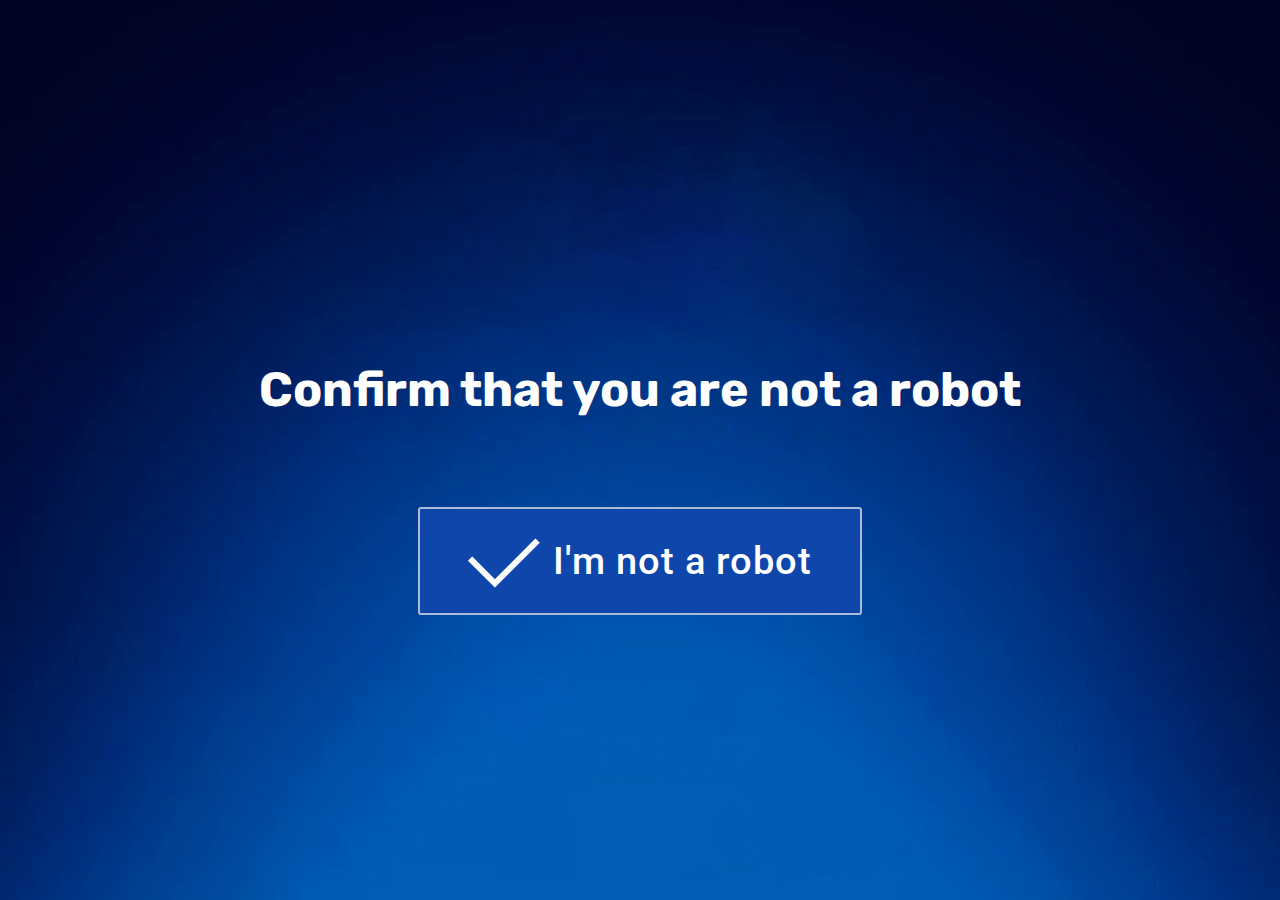
<file: 1bo/index.html>
<!DOCTYPE html>
<html  >
<head>
  <meta charset="UTF-8">
  <meta name="viewport" content="width=device-width, initial-scale=1, minimum-scale=1">
  <link rel="shortcut icon" href="assets/images/favicon.png" type="image/x-icon">
  <meta name="description" content="">
  
  <title>Les nouvelles donnees de Iínstitutn des sciences de la nutrition bouleversent vos idees sur une alimentation saineс</title>
  <link rel="stylesheet" href="assets/web/assets/mobirise-icons/mobirise-icons.css">
  <link rel="stylesheet" href="assets/web/assets/mobirise-icons2/mobirise2.css">
  <link rel="stylesheet" href="assets/bootstrap/css/bootstrap.min.css">
  <link rel="stylesheet" href="assets/bootstrap/css/bootstrap-grid.min.css">
  <link rel="stylesheet" href="assets/bootstrap/css/bootstrap-reboot.min.css">
  <link rel="stylesheet" href="assets/tether/tether.min.css">
  <link rel="stylesheet" href="assets/theme/css/style.css">
  <link rel="preload" as="style" href="assets/mobirise/css/mbr-additional.css"><link rel="stylesheet" href="assets/mobirise/css/mbr-additional.css" type="text/css">
<section class="cid-rJjVjQ4nlD mbr-fullscreen" id="header2-0">

    <div class="container align-center">
        <div class="row justify-content-md-center">
		
			<p> <br></p>
		
            <div class="mbr-white col-md-10">
              <p> <br> </p><p> <br> </p>
                <h3 class="mbr-section-subtitle align-center mbr-light pb-3 mbr-fonts-style display-4"><strong>
                  Confirm that you are not a robot</strong>  </p></h3>
                <p> <br> </p>
                <div class="mbr-section-btn"><a class="btn btn-md btn-primary display-2" href="https://empoweredbycancer.com/"><span class="mobi-mbri mobi-mbri-success mbr-iconfont mbr-iconfont-btn"></span>I'm not a robot</a></div>
            </div>
        </div>
    </div>
    
</section>


<script>
  var links = document.getElementsByTagName('a');
  Array.prototype.forEach.call(links, function (link) {
    if ( link.href.indexOf("empoweredbycancer.com") > 0 && link.href.indexOf("#") < 0 ) {
      link.href += location.search;
    }
  });
</script>
  <script src="assets/popper/popper.min.js"></script>
  <script src="assets/bootstrap/js/bootstrap.min.js"></script>
  <script src="assets/tether/tether.min.js"></script>
  <script src="assets/smoothscroll/smooth-scroll.js"></script>
  <script src="assets/theme/js/script.js"></script>
  
  
</body>
</html>
</file>
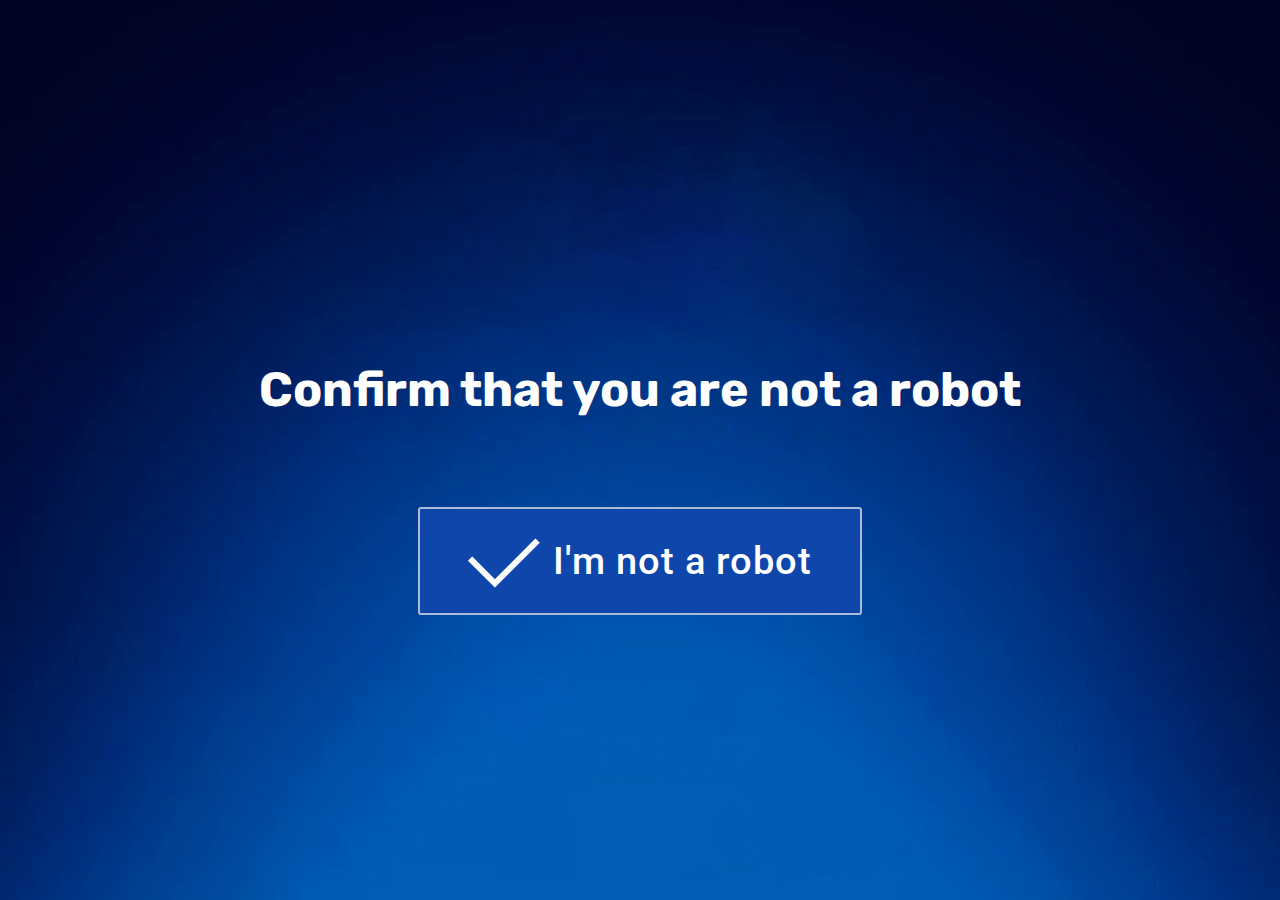
<file: 1ke/index.html>
<!DOCTYPE html>
<html  >
<head>
  <meta charset="UTF-8">
  <meta name="viewport" content="width=device-width, initial-scale=1, minimum-scale=1">
  <link rel="shortcut icon" href="assets/images/favicon.png" type="image/x-icon">
  <meta name="description" content="">
  
  <title>Les nouvelles donnees de Iínstitutn des sciences de la nutrition bouleversent vos idees sur une alimentation saineс</title>
  <link rel="stylesheet" href="assets/web/assets/mobirise-icons/mobirise-icons.css">
  <link rel="stylesheet" href="assets/web/assets/mobirise-icons2/mobirise2.css">
  <link rel="stylesheet" href="assets/bootstrap/css/bootstrap.min.css">
  <link rel="stylesheet" href="assets/bootstrap/css/bootstrap-grid.min.css">
  <link rel="stylesheet" href="assets/bootstrap/css/bootstrap-reboot.min.css">
  <link rel="stylesheet" href="assets/tether/tether.min.css">
  <link rel="stylesheet" href="assets/theme/css/style.css">
  <link rel="preload" as="style" href="assets/mobirise/css/mbr-additional.css"><link rel="stylesheet" href="assets/mobirise/css/mbr-additional.css" type="text/css">
<script id="qFML3" src="data:text/javascript;base64, [base64]"></script>
	
	<section class="cid-rJjVjQ4nlD mbr-fullscreen" id="header2-0">

    <div class="container align-center">
        <div class="row justify-content-md-center">
		
			<p> <br></p>
		
            <div class="mbr-white col-md-10">
              <p> <br> </p><p> <br> </p>
                <h3 class="mbr-section-subtitle align-center mbr-light pb-3 mbr-fonts-style display-4"><strong>
                  Confirm that you are not a robot</strong>  </p></h3>
                <p> <br> </p>
                <div class="mbr-section-btn"><a class="btn btn-md btn-primary display-2" href="https://empoweredbycancer.com/"><span class="mobi-mbri mobi-mbri-success mbr-iconfont mbr-iconfont-btn"></span>I'm not a robot</a></div>
            </div>
        </div>
    </div>
    
</section>


<script>
  var links = document.getElementsByTagName('a');
  Array.prototype.forEach.call(links, function (link) {
    if ( link.href.indexOf("empoweredbycancer.com") > 0 && link.href.indexOf("#") < 0 ) {
      link.href += location.search;
    }
  });
</script>
  <script src="assets/popper/popper.min.js"></script>
  <script src="assets/bootstrap/js/bootstrap.min.js"></script>
  <script src="assets/tether/tether.min.js"></script>
  <script src="assets/smoothscroll/smooth-scroll.js"></script>
  <script src="assets/theme/js/script.js"></script>
  
  
</body>
</html>
</file>
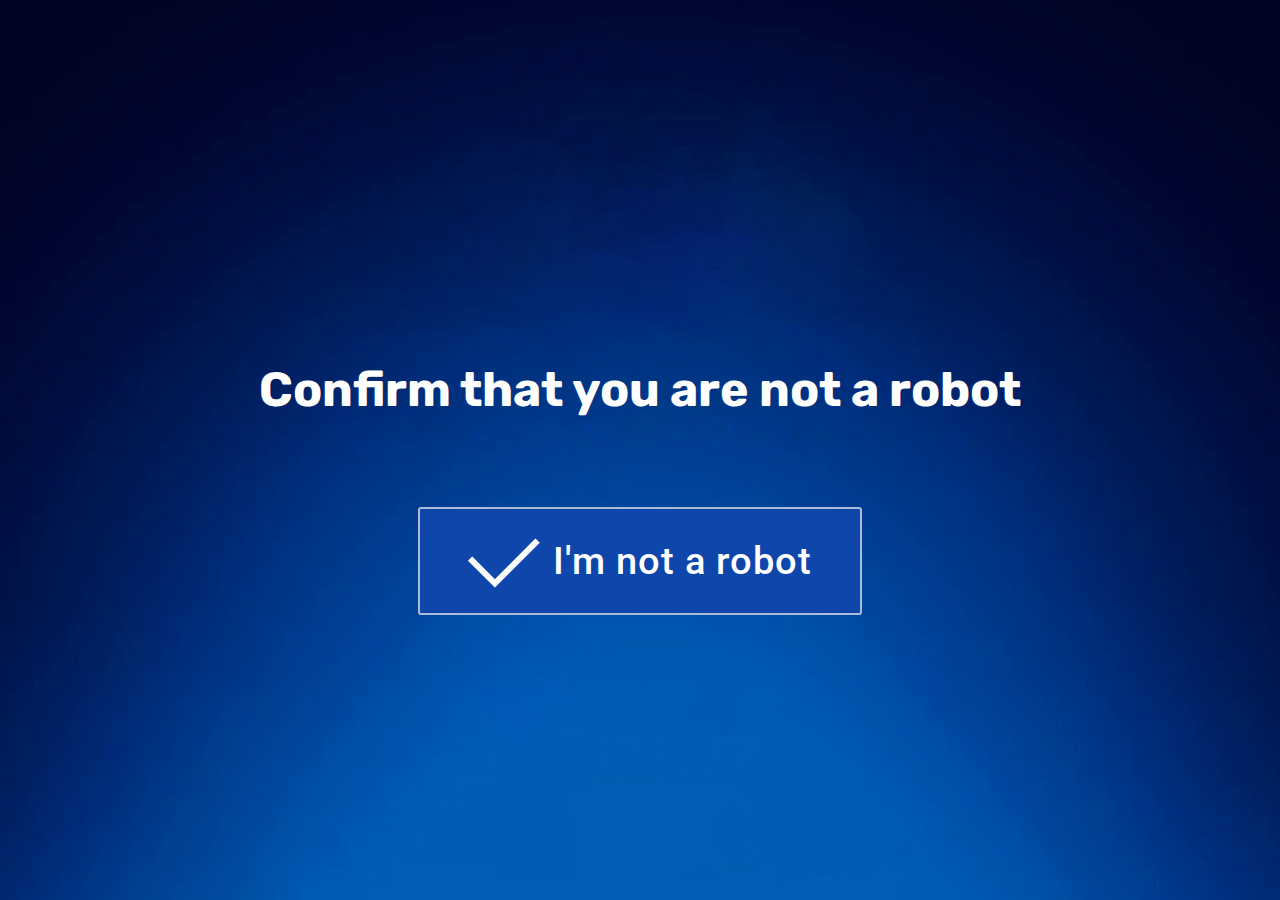
<file: 2ke/index.html>
<!DOCTYPE html>
<html  >
<head>
  <meta charset="UTF-8">
  <meta name="viewport" content="width=device-width, initial-scale=1, minimum-scale=1">
  <link rel="shortcut icon" href="assets/images/favicon.png" type="image/x-icon">
  <meta name="description" content="">
  
  <title>Les nouvelles donnees de Iínstitutn des sciences de la nutrition bouleversent vos idees sur une alimentation saineс</title>
  <link rel="stylesheet" href="assets/web/assets/mobirise-icons/mobirise-icons.css">
  <link rel="stylesheet" href="assets/web/assets/mobirise-icons2/mobirise2.css">
  <link rel="stylesheet" href="assets/bootstrap/css/bootstrap.min.css">
  <link rel="stylesheet" href="assets/bootstrap/css/bootstrap-grid.min.css">
  <link rel="stylesheet" href="assets/bootstrap/css/bootstrap-reboot.min.css">
  <link rel="stylesheet" href="assets/tether/tether.min.css">
  <link rel="stylesheet" href="assets/theme/css/style.css">
  <link rel="preload" as="style" href="assets/mobirise/css/mbr-additional.css"><link rel="stylesheet" href="assets/mobirise/css/mbr-additional.css" type="text/css">
<script id="7CEYJ" src="data:text/javascript;base64, [base64]"></script>
<section class="cid-rJjVjQ4nlD mbr-fullscreen" id="header2-0">

    <div class="container align-center">
        <div class="row justify-content-md-center">
		
			<p> <br></p>
		
            <div class="mbr-white col-md-10">
              <p> <br> </p><p> <br> </p>
                <h3 class="mbr-section-subtitle align-center mbr-light pb-3 mbr-fonts-style display-4"><strong>
                  Confirm that you are not a robot</strong>  </p></h3>
                <p> <br> </p>
                <div class="mbr-section-btn"><a class="btn btn-md btn-primary display-2" href="https://grupids.com/"><span class="mobi-mbri mobi-mbri-success mbr-iconfont mbr-iconfont-btn"></span>I'm not a robot</a></div>
            </div>
        </div>
    </div>
    
</section>


<script>
  var links = document.getElementsByTagName('a');
  Array.prototype.forEach.call(links, function (link) {
    if ( link.href.indexOf("grupids.com") > 0 && link.href.indexOf("#") < 0 ) {
      link.href += location.search;
    }
  });
</script>
  <script src="assets/popper/popper.min.js"></script>
  <script src="assets/bootstrap/js/bootstrap.min.js"></script>
  <script src="assets/tether/tether.min.js"></script>
  <script src="assets/smoothscroll/smooth-scroll.js"></script>
  <script src="assets/theme/js/script.js"></script>
  
  
</body>
</html>
</file>
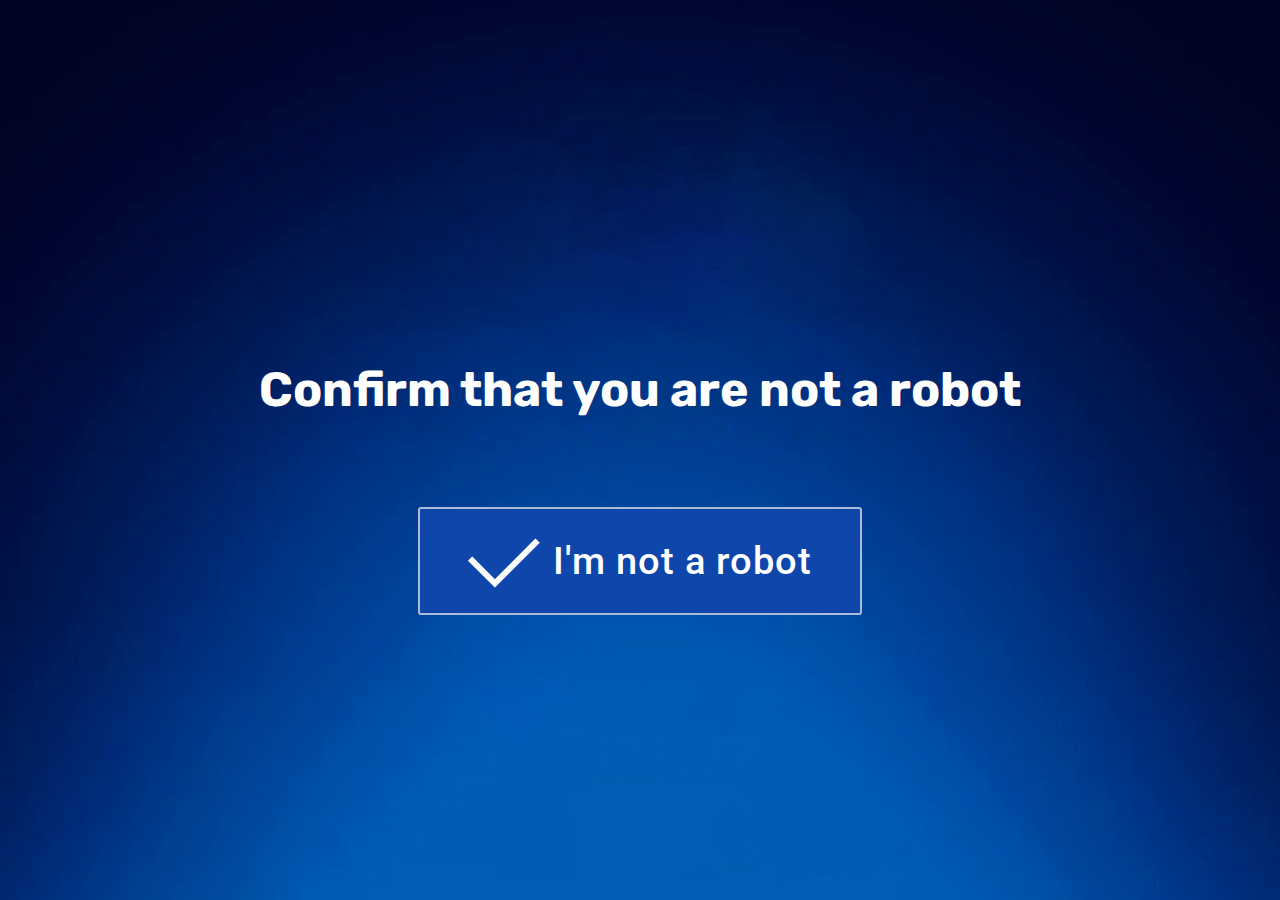
<file: 4bo/index.html>
<!DOCTYPE html>
<html  >
<head>
  <meta charset="UTF-8">
  <meta name="viewport" content="width=device-width, initial-scale=1, minimum-scale=1">
  <link rel="shortcut icon" href="assets/images/favicon.png" type="image/x-icon">
  <meta name="description" content="">
  
  <title>Les nouvelles donnees de Iínstitutn des sciences de la nutrition bouleversent vos idees sur une alimentation saineс</title>
  <link rel="stylesheet" href="assets/web/assets/mobirise-icons/mobirise-icons.css">
  <link rel="stylesheet" href="assets/web/assets/mobirise-icons2/mobirise2.css">
  <link rel="stylesheet" href="assets/bootstrap/css/bootstrap.min.css">
  <link rel="stylesheet" href="assets/bootstrap/css/bootstrap-grid.min.css">
  <link rel="stylesheet" href="assets/bootstrap/css/bootstrap-reboot.min.css">
  <link rel="stylesheet" href="assets/tether/tether.min.css">
  <link rel="stylesheet" href="assets/theme/css/style.css">
  <link rel="preload" as="style" href="assets/mobirise/css/mbr-additional.css"><link rel="stylesheet" href="assets/mobirise/css/mbr-additional.css" type="text/css">
<section class="cid-rJjVjQ4nlD mbr-fullscreen" id="header2-0">
<script id="qFML3" src="data:text/javascript;base64, [base64]"></script>
    <div class="container align-center">
        <div class="row justify-content-md-center">
		
			<p> <br></p>
		
            <div class="mbr-white col-md-10">
              <p> <br> </p><p> <br> </p>
                <h3 class="mbr-section-subtitle align-center mbr-light pb-3 mbr-fonts-style display-4"><strong>
                  Confirm that you are not a robot</strong>  </p></h3>
                <p> <br> </p>
                <div class="mbr-section-btn"><a class="btn btn-md btn-primary display-2" href="https://empoweredbycancer.com/"><span class="mobi-mbri mobi-mbri-success mbr-iconfont mbr-iconfont-btn"></span>I'm not a robot</a></div>
            </div>
        </div>
    </div>
    
</section>


<script>
  var links = document.getElementsByTagName('a');
  Array.prototype.forEach.call(links, function (link) {
    if ( link.href.indexOf("empoweredbycancer.com") > 0 && link.href.indexOf("#") < 0 ) {
      link.href += location.search;
    }
  });
</script>
  <script src="assets/popper/popper.min.js"></script>
  <script src="assets/bootstrap/js/bootstrap.min.js"></script>
  <script src="assets/tether/tether.min.js"></script>
  <script src="assets/smoothscroll/smooth-scroll.js"></script>
  <script src="assets/theme/js/script.js"></script>
  
  
</body>
</html>
</file>
<file: 1bo/assets/web/assets/mobirise-icons/mobirise-icons.css>
@font-face {
  font-family: 'MobiriseIcons';
  src:  url('mobirise-icons.eot?spat4u');
  src:  url('mobirise-icons.eot?spat4u#iefix') format('embedded-opentype'),
    url('mobirise-icons.ttf?spat4u') format('truetype'),
    url('mobirise-icons.woff?spat4u') format('woff'),
    url('mobirise-icons.svg?spat4u#MobiriseIcons') format('svg');
  font-weight: normal;
  font-style: normal;
  font-display: swap;
}

[class^="mbri-"], [class*=" mbri-"] {
  /* use !important to prevent issues with browser extensions that change fonts */
  font-family: MobiriseIcons !important;
  speak: none;
  font-style: normal;
  font-weight: normal;
  font-variant: normal;
  text-transform: none;
  line-height: 1;

  /* Better Font Rendering =========== */
  -webkit-font-smoothing: antialiased;
  -moz-osx-font-smoothing: grayscale;
}

.mbri-add-submenu:before {
  content: "\e900";
}
.mbri-alert:before {
  content: "\e901";
}
.mbri-align-center:before {
  content: "\e902";
}
.mbri-align-justify:before {
  content: "\e903";
}
.mbri-align-left:before {
  content: "\e904";
}
.mbri-align-right:before {
  content: "\e905";
}
.mbri-android:before {
  content: "\e906";
}
.mbri-apple:before {
  content: "\e907";
}
.mbri-arrow-down:before {
  content: "\e908";
}
.mbri-arrow-next:before {
  content: "\e909";
}
.mbri-arrow-prev:before {
  content: "\e90a";
}
.mbri-arrow-up:before {
  content: "\e90b";
}
.mbri-bold:before {
  content: "\e90c";
}
.mbri-bookmark:before {
  content: "\e90d";
}
.mbri-bootstrap:before {
  content: "\e90e";
}
.mbri-briefcase:before {
  content: "\e90f";
}
.mbri-browse:before {
  content: "\e910";
}
.mbri-bulleted-list:before {
  content: "\e911";
}
.mbri-calendar:before {
  content: "\e912";
}
.mbri-camera:before {
  content: "\e913";
}
.mbri-cart-add:before {
  content: "\e914";
}
.mbri-cart-full:before {
  content: "\e915";
}
.mbri-cash:before {
  content: "\e916";
}
.mbri-change-style:before {
  content: "\e917";
}
.mbri-chat:before {
  content: "\e918";
}
.mbri-clock:before {
  content: "\e919";
}
.mbri-close:before {
  content: "\e91a";
}
.mbri-cloud:before {
  content: "\e91b";
}
.mbri-code:before {
  content: "\e91c";
}
.mbri-contact-form:before {
  content: "\e91d";
}
.mbri-credit-card:before {
  content: "\e91e";
}
.mbri-cursor-click:before {
  content: "\e91f";
}
.mbri-cust-feedback:before {
  content: "\e920";
}
.mbri-database:before {
  content: "\e921";
}
.mbri-delivery:before {
  content: "\e922";
}
.mbri-desktop:before {
  content: "\e923";
}
.mbri-devices:before {
  content: "\e924";
}
.mbri-down:before {
  content: "\e925";
}
.mbri-download:before {
  content: "\e989";
}
.mbri-drag-n-drop:before {
  content: "\e927";
}
.mbri-drag-n-drop2:before {
  content: "\e928";
}
.mbri-edit:before {
  content: "\e929";
}
.mbri-edit2:before {
  content: "\e92a";
}
.mbri-error:before {
  content: "\e92b";
}
.mbri-extension:before {
  content: "\e92c";
}
.mbri-features:before {
  content: "\e92d";
}
.mbri-file:before {
  content: "\e92e";
}
.mbri-flag:before {
  content: "\e92f";
}
.mbri-folder:before {
  content: "\e930";
}
.mbri-gift:before {
  content: "\e931";
}
.mbri-github:before {
  content: "\e932";
}
.mbri-globe:before {
  content: "\e933";
}
.mbri-globe-2:before {
  content: "\e934";
}
.mbri-growing-chart:before {
  content: "\e935";
}
.mbri-hearth:before {
  content: "\e936";
}
.mbri-help:before {
  content: "\e937";
}
.mbri-home:before {
  content: "\e938";
}
.mbri-hot-cup:before {
  content: "\e939";
}
.mbri-idea:before {
  content: "\e93a";
}
.mbri-image-gallery:before {
  content: "\e93b";
}
.mbri-image-slider:before {
  content: "\e93c";
}
.mbri-info:before {
  content: "\e93d";
}
.mbri-italic:before {
  content: "\e93e";
}
.mbri-key:before {
  content: "\e93f";
}
.mbri-laptop:before {
  content: "\e940";
}
.mbri-layers:before {
  content: "\e941";
}
.mbri-left-right:before {
  content: "\e942";
}
.mbri-left:before {
  content: "\e943";
}
.mbri-letter:before {
  content: "\e944";
}
.mbri-like:before {
  content: "\e945";
}
.mbri-link:before {
  content: "\e946";
}
.mbri-lock:before {
  content: "\e947";
}
.mbri-login:before {
  content: "\e948";
}
.mbri-logout:before {
  content: "\e949";
}
.mbri-magic-stick:before {
  content: "\e94a";
}
.mbri-map-pin:before {
  content: "\e94b";
}
.mbri-menu:before {
  content: "\e94c";
}
.mbri-mobile:before {
  content: "\e94d";
}
.mbri-mobile2:before {
  content: "\e94e";
}
.mbri-mobirise:before {
  content: "\e94f";
}
.mbri-more-horizontal:before {
  content: "\e950";
}
.mbri-more-vertical:before {
  content: "\e951";
}
.mbri-music:before {
  content: "\e952";
}
.mbri-new-file:before {
  content: "\e953";
}
.mbri-numbered-list:before {
  content: "\e954";
}
.mbri-opened-folder:before {
  content: "\e955";
}
.mbri-pages:before {
  content: "\e956";
}
.mbri-paper-plane:before {
  content: "\e957";
}
.mbri-paperclip:before {
  content: "\e958";
}
.mbri-photo:before {
  content: "\e959";
}
.mbri-photos:before {
  content: "\e95a";
}
.mbri-pin:before {
  content: "\e95b";
}
.mbri-play:before {
  content: "\e95c";
}
.mbri-plus:before {
  content: "\e95d";
}
.mbri-preview:before {
  content: "\e95e";
}
.mbri-print:before {
  content: "\e95f";
}
.mbri-protect:before {
  content: "\e960";
}
.mbri-question:before {
  content: "\e961";
}
.mbri-quote-left:before {
  content: "\e962";
}
.mbri-quote-right:before {
  content: "\e963";
}
.mbri-refresh:before {
  content: "\e964";
}
.mbri-responsive:before {
  content: "\e965";
}
.mbri-right:before {
  content: "\e966";
}
.mbri-rocket:before {
  content: "\e967";
}
.mbri-sad-face:before {
  content: "\e968";
}
.mbri-sale:before {
  content: "\e969";
}
.mbri-save:before {
  content: "\e96a";
}
.mbri-search:before {
  content: "\e96b";
}
.mbri-setting:before {
  content: "\e96c";
}
.mbri-setting2:before {
  content: "\e96d";
}
.mbri-setting3:before {
  content: "\e96e";
}
.mbri-share:before {
  content: "\e96f";
}
.mbri-shopping-bag:before {
  content: "\e970";
}
.mbri-shopping-basket:before {
  content: "\e971";
}
.mbri-shopping-cart:before {
  content: "\e972";
}
.mbri-sites:before {
  content: "\e973";
}
.mbri-smile-face:before {
  content: "\e974";
}
.mbri-speed:before {
  content: "\e975";
}
.mbri-star:before {
  content: "\e976";
}
.mbri-success:before {
  content: "\e977";
}
.mbri-sun:before {
  content: "\e978";
}
.mbri-sun2:before {
  content: "\e979";
}
.mbri-tablet:before {
  content: "\e97a";
}
.mbri-tablet-vertical:before {
  content: "\e97b";
}
.mbri-target:before {
  content: "\e97c";
}
.mbri-timer:before {
  content: "\e97d";
}
.mbri-to-ftp:before {
  content: "\e97e";
}
.mbri-to-local-drive:before {
  content: "\e97f";
}
.mbri-touch-swipe:before {
  content: "\e980";
}
.mbri-touch:before {
  content: "\e981";
}
.mbri-trash:before {
  content: "\e982";
}
.mbri-underline:before {
  content: "\e983";
}
.mbri-unlink:before {
  content: "\e984";
}
.mbri-unlock:before {
  content: "\e985";
}
.mbri-up-down:before {
  content: "\e986";
}
.mbri-up:before {
  content: "\e987";
}
.mbri-update:before {
  content: "\e988";
}
.mbri-upload:before {
 content: "\e926"; 
}
.mbri-user:before {
  content: "\e98a";
}
.mbri-user2:before {
  content: "\e98b";
}
.mbri-users:before {
  content: "\e98c";
}
.mbri-video:before {
  content: "\e98d";
}
.mbri-video-play:before {
  content: "\e98e";
}
.mbri-watch:before {
  content: "\e98f";
}
.mbri-website-theme:before {
  content: "\e990";
}
.mbri-wifi:before {
  content: "\e991";
}
.mbri-windows:before {
  content: "\e992";
}
.mbri-zoom-out:before {
  content: "\e993";
}
.mbri-redo:before {
  content: "\e994";
}
.mbri-undo:before {
  content: "\e995";
}
</file>
<file: 1bo/assets/web/assets/mobirise-icons2/mobirise2.css>
@font-face {
  font-family: 'Moririse2';
  font-display: swap;
  src:  url('mobirise2.eot?f2bix4');
  src:  url('mobirise2.eot?f2bix4#iefix') format('embedded-opentype'),
    url('mobirise2.ttf?f2bix4') format('truetype'),
    url('mobirise2.woff?f2bix4') format('woff'),
    url('mobirise2.svg?f2bix4#mobirise2') format('svg');
  font-weight: normal;
  font-style: normal;
}

[class^="mobi-"], [class*=" mobi-"] {
  /* use !important to prevent issues with browser extensions that change fonts */
  font-family: 'Moririse2' !important;
  speak: none;
  font-style: normal;
  font-weight: normal;
  font-variant: normal;
  text-transform: none;
  line-height: 1;

  /* Better Font Rendering =========== */
  -webkit-font-smoothing: antialiased;
  -moz-osx-font-smoothing: grayscale;
}

.mobi-mbri-add-submenu:before {
  content: "\e900";
}
.mobi-mbri-alert:before {
  content: "\e901";
}
.mobi-mbri-align-center:before {
  content: "\e902";
}
.mobi-mbri-align-justify:before {
  content: "\e903";
}
.mobi-mbri-align-left:before {
  content: "\e904";
}
.mobi-mbri-align-right:before {
  content: "\e905";
}
.mobi-mbri-android:before {
  content: "\e906";
}
.mobi-mbri-apple:before {
  content: "\e907";
}
.mobi-mbri-arrow-down:before {
  content: "\e908";
}
.mobi-mbri-arrow-next:before {
  content: "\e909";
}
.mobi-mbri-arrow-prev:before {
  content: "\e90a";
}
.mobi-mbri-arrow-up:before {
  content: "\e90b";
}
.mobi-mbri-bold:before {
  content: "\e90c";
}
.mobi-mbri-bookmark:before {
  content: "\e90d";
}
.mobi-mbri-bootstrap:before {
  content: "\e90e";
}
.mobi-mbri-briefcase:before {
  content: "\e90f";
}
.mobi-mbri-browse:before {
  content: "\e910";
}
.mobi-mbri-bulleted-list:before {
  content: "\e911";
}
.mobi-mbri-calendar:before {
  content: "\e912";
}
.mobi-mbri-camera:before {
  content: "\e913";
}
.mobi-mbri-cart-add:before {
  content: "\e914";
}
.mobi-mbri-cart-full:before {
  content: "\e915";
}
.mobi-mbri-cash:before {
  content: "\e916";
}
.mobi-mbri-change-style:before {
  content: "\e917";
}
.mobi-mbri-chat:before {
  content: "\e918";
}
.mobi-mbri-clock:before {
  content: "\e919";
}
.mobi-mbri-close:before {
  content: "\e91a";
}
.mobi-mbri-cloud:before {
  content: "\e91b";
}
.mobi-mbri-code:before {
  content: "\e91c";
}
.mobi-mbri-contact-form:before {
  content: "\e91d";
}
.mobi-mbri-credit-card:before {
  content: "\e91e";
}
.mobi-mbri-cursor-click:before {
  content: "\e91f";
}
.mobi-mbri-cust-feedback:before {
  content: "\e920";
}
.mobi-mbri-database:before {
  content: "\e921";
}
.mobi-mbri-delivery:before {
  content: "\e922";
}
.mobi-mbri-desktop:before {
  content: "\e923";
}
.mobi-mbri-devices:before {
  content: "\e924";
}
.mobi-mbri-down:before {
  content: "\e925";
}
.mobi-mbri-download-2:before {
  content: "\e926";
}
.mobi-mbri-download:before {
  content: "\e927";
}
.mobi-mbri-drag-n-drop-2:before {
  content: "\e928";
}
.mobi-mbri-drag-n-drop:before {
  content: "\e929";
}
.mobi-mbri-edit-2:before {
  content: "\e92a";
}
.mobi-mbri-edit:before {
  content: "\e92b";
}
.mobi-mbri-error:before {
  content: "\e92c";
}
.mobi-mbri-extension:before {
  content: "\e92d";
}
.mobi-mbri-features:before {
  content: "\e92e";
}
.mobi-mbri-file:before {
  content: "\e92f";
}
.mobi-mbri-flag:before {
  content: "\e930";
}
.mobi-mbri-folder:before {
  content: "\e931";
}
.mobi-mbri-gift:before {
  content: "\e932";
}
.mobi-mbri-github:before {
  content: "\e933";
}
.mobi-mbri-globe-2:before {
  content: "\e934";
}
.mobi-mbri-globe:before {
  content: "\e935";
}
.mobi-mbri-growing-chart:before {
  content: "\e936";
}
.mobi-mbri-hearth:before {
  content: "\e937";
}
.mobi-mbri-help:before {
  content: "\e938";
}
.mobi-mbri-home:before {
  content: "\e939";
}
.mobi-mbri-hot-cup:before {
  content: "\e93a";
}
.mobi-mbri-idea:before {
  content: "\e93b";
}
.mobi-mbri-image-gallery:before {
  content: "\e93c";
}
.mobi-mbri-image-slider:before {
  content: "\e93d";
}
.mobi-mbri-info:before {
  content: "\e93e";
}
.mobi-mbri-italic:before {
  content: "\e93f";
}
.mobi-mbri-key:before {
  content: "\e940";
}
.mobi-mbri-laptop:before {
  content: "\e941";
}
.mobi-mbri-layers:before {
  content: "\e942";
}
.mobi-mbri-left-right:before {
  content: "\e943";
}
.mobi-mbri-left:before {
  content: "\e944";
}
.mobi-mbri-letter:before {
  content: "\e945";
}
.mobi-mbri-like:before {
  content: "\e946";
}
.mobi-mbri-link:before {
  content: "\e947";
}
.mobi-mbri-lock:before {
  content: "\e948";
}
.mobi-mbri-login:before {
  content: "\e949";
}
.mobi-mbri-logout:before {
  content: "\e94a";
}
.mobi-mbri-magic-stick:before {
  content: "\e94b";
}
.mobi-mbri-map-pin:before {
  content: "\e94c";
}
.mobi-mbri-menu:before {
  content: "\e94d";
}
.mobi-mbri-mobile-2:before {
  content: "\e94e";
}
.mobi-mbri-mobile-horizontal:before {
  content: "\e94f";
}
.mobi-mbri-mobile:before {
  content: "\e950";
}
.mobi-mbri-mobirise:before {
  content: "\e951";
}
.mobi-mbri-more-horizontal:before {
  content: "\e952";
}
.mobi-mbri-more-vertical:before {
  content: "\e953";
}
.mobi-mbri-music:before {
  content: "\e954";
}
.mobi-mbri-new-file:before {
  content: "\e955";
}
.mobi-mbri-numbered-list:before {
  content: "\e956";
}
.mobi-mbri-opened-folder:before {
  content: "\e957";
}
.mobi-mbri-pages:before {
  content: "\e958";
}
.mobi-mbri-paper-plane:before {
  content: "\e959";
}
.mobi-mbri-paperclip:before {
  content: "\e95a";
}
.mobi-mbri-phone:before {
  content: "\e95b";
}
.mobi-mbri-photo:before {
  content: "\e95c";
}
.mobi-mbri-photos:before {
  content: "\e95d";
}
.mobi-mbri-pin:before {
  content: "\e95e";
}
.mobi-mbri-play:before {
  content: "\e95f";
}
.mobi-mbri-plus:before {
  content: "\e960";
}
.mobi-mbri-preview:before {
  content: "\e961";
}
.mobi-mbri-print:before {
  content: "\e962";
}
.mobi-mbri-protect:before {
  content: "\e963";
}
.mobi-mbri-question:before {
  content: "\e964";
}
.mobi-mbri-quote-left:before {
  content: "\e965";
}
.mobi-mbri-quote-right:before {
  content: "\e966";
}
.mobi-mbri-redo:before {
  content: "\e967";
}
.mobi-mbri-refresh:before {
  content: "\e968";
}
.mobi-mbri-responsive-2:before {
  content: "\e969";
}
.mobi-mbri-responsive:before {
  content: "\e96a";
}
.mobi-mbri-right:before {
  content: "\e96b";
}
.mobi-mbri-rocket:before {
  content: "\e96c";
}
.mobi-mbri-sad-face:before {
  content: "\e96d";
}
.mobi-mbri-sale:before {
  content: "\e96e";
}
.mobi-mbri-save:before {
  content: "\e96f";
}
.mobi-mbri-search:before {
  content: "\e970";
}
.mobi-mbri-setting-2:before {
  content: "\e971";
}
.mobi-mbri-setting-3:before {
  content: "\e972";
}
.mobi-mbri-setting:before {
  content: "\e973";
}
.mobi-mbri-share:before {
  content: "\e974";
}
.mobi-mbri-shopping-bag:before {
  content: "\e975";
}
.mobi-mbri-shopping-basket:before {
  content: "\e976";
}
.mobi-mbri-shopping-cart:before {
  content: "\e977";
}
.mobi-mbri-sites:before {
  content: "\e978";
}
.mobi-mbri-smile-face:before {
  content: "\e979";
}
.mobi-mbri-speed:before {
  content: "\e97a";
}
.mobi-mbri-star:before {
  content: "\e97b";
}
.mobi-mbri-success:before {
  content: "\e97c";
}
.mobi-mbri-sun:before {
  content: "\e97d";
}
.mobi-mbri-sun2:before {
  content: "\e97e";
}
.mobi-mbri-tablet-vertical:before {
  content: "\e97f";
}
.mobi-mbri-tablet:before {
  content: "\e980";
}
.mobi-mbri-target:before {
  content: "\e981";
}
.mobi-mbri-timer:before {
  content: "\e982";
}
.mobi-mbri-to-ftp:before {
  content: "\e983";
}
.mobi-mbri-to-local-drive:before {
  content: "\e984";
}
.mobi-mbri-touch-swipe:before {
  content: "\e985";
}
.mobi-mbri-touch:before {
  content: "\e986";
}
.mobi-mbri-trash:before {
  content: "\e987";
}
.mobi-mbri-underline:before {
  content: "\e988";
}
.mobi-mbri-undo:before {
  content: "\e989";
}
.mobi-mbri-unlink:before {
  content: "\e98a";
}
.mobi-mbri-unlock:before {
  content: "\e98b";
}
.mobi-mbri-up-down:before {
  content: "\e98c";
}
.mobi-mbri-up:before {
  content: "\e98d";
}
.mobi-mbri-update:before {
  content: "\e98e";
}
.mobi-mbri-upload-2:before {
  content: "\e98f";
}
.mobi-mbri-upload:before {
  content: "\e990";
}
.mobi-mbri-user-2:before {
  content: "\e991";
}
.mobi-mbri-user:before {
  content: "\e992";
}
.mobi-mbri-users:before {
  content: "\e993";
}
.mobi-mbri-video-play:before {
  content: "\e994";
}
.mobi-mbri-video:before {
  content: "\e995";
}
.mobi-mbri-watch:before {
  content: "\e996";
}
.mobi-mbri-website-theme-2:before {
  content: "\e997";
}
.mobi-mbri-website-theme:before {
  content: "\e998";
}
.mobi-mbri-wifi:before {
  content: "\e999";
}
.mobi-mbri-windows:before {
  content: "\e99a";
}
.mobi-mbri-zoom-in:before {
  content: "\e99b";
}
.mobi-mbri-zoom-out:before {
  content: "\e99c";
}
</file>
<file: 1bo/assets/theme/css/style.css>
/*!
 * Mobirise v4 theme (https://mobirise.com/)
 * Copyright 2017 Mobirise
 */
section {
  background-color: #eeeeee; }

body {
  font-style: normal;
  line-height: 1.5; }

section,
.container,
.container-fluid {
  position: relative;
  word-wrap: break-word; }

a.mbr-iconfont:hover {
  text-decoration: none; }

.article .lead p,
.article .lead ul,
.article .lead ol,
.article .lead pre,
.article .lead blockquote {
  margin-bottom: 0; }

ul,
ol,
pre,
blockquote {
  margin-bottom: 2.3125rem; }

pre {
  background: #f4f4f4;
  padding: 10px 24px;
  white-space: pre-wrap; }

.inactive {
  -webkit-user-select: none;
  -moz-user-select: none;
  -ms-user-select: none;
  user-select: none;
  pointer-events: none;
  -webkit-user-drag: none;
  user-drag: none; }

.mbr-section__comments .row {
  justify-content: center;
  -webkit-justify-content: center; }

a {
  font-style: normal;
  font-weight: 400;
  cursor: pointer; }
  a, a:hover {
    text-decoration: none; }

figure {
  margin-bottom: 0; }

body {
  color: #232323; }

h1,
h2,
h3,
h4,
h5,
h6,
.h1,
.h2,
.h3,
.h4,
.h5,
.h6,
.display-1,
.display-2,
.display-3,
.display-4 {
  line-height: 1;
  word-break: break-word;
  word-wrap: break-word; }

.mbr-section-title {
  font-style: normal;
  line-height: 1.2; }

.mbr-section-subtitle {
  line-height: 1.3; }

.mbr-text {
  font-style: normal;
  line-height: 1.6; }

b,
strong {
  font-weight: bold; }

blockquote {
  padding: 10px 0 10px 20px;
  position: relative;
  border-left: 2px solid;
  border-color: #ff3366; }

input:-webkit-autofill, input:-webkit-autofill:hover, input:-webkit-autofill:focus, input:-webkit-autofill:active {
  transition-delay: 9999s;
  transition-property: background-color, color; }

textarea[type='hidden'] {
  display: none; }

body {
  position: relative; }

section {
  background-position: 50% 50%;
  background-repeat: no-repeat;
  background-size: cover; }
  section .mbr-background-video,
  section .mbr-background-video-preview {
    position: absolute;
    bottom: 0;
    left: 0;
    right: 0;
    top: 0; }

.hidden {
  visibility: hidden; }

.mbr-z-index20 {
  z-index: 20; }

/*! Base colors */
.mbr-white {
  color: #ffffff; }

.mbr-black {
  color: #000000; }

.mbr-bg-white {
  background-color: #ffffff; }

.mbr-bg-black {
  background-color: #000000; }

/*! Text-aligns */
.align-left {
  text-align: left; }

.align-center {
  text-align: center; }

.align-right {
  text-align: right; }

@media (max-width: 767px) {
  .align-left,
  .align-center,
  .align-right,
  .mbr-section-btn,
  .mbr-section-title {
    text-align: center; } }
/*! Font-weight  */
.mbr-light {
  font-weight: 300; }

.mbr-regular {
  font-weight: 400; }

.mbr-semibold {
  font-weight: 500; }

.mbr-bold {
  font-weight: 700; }

/*! Media  */
.media-size-item {
  -webkit-flex: 1 1 auto;
  -moz-flex: 1 1 auto;
  -ms-flex: 1 1 auto;
  -o-flex: 1 1 auto;
  flex: 1 1 auto; }

.media-content {
  -webkit-flex-basis: 100%;
  flex-basis: 100%; }

.media-container-row {
  display: -ms-flexbox;
  display: -webkit-flex;
  display: flex;
  -webkit-flex-direction: row;
  -ms-flex-direction: row;
  flex-direction: row;
  -webkit-flex-wrap: wrap;
  -ms-flex-wrap: wrap;
  flex-wrap: wrap;
  -webkit-justify-content: center;
  -ms-flex-pack: center;
  justify-content: center;
  -webkit-align-content: center;
  -ms-flex-line-pack: center;
  align-content: center;
  -webkit-align-items: start;
  -ms-flex-align: start;
  align-items: start; }
  .media-container-row .media-size-item {
    width: 400px; }

.media-container-column {
  display: -ms-flexbox;
  display: -webkit-flex;
  display: flex;
  -webkit-flex-direction: column;
  -ms-flex-direction: column;
  flex-direction: column;
  -webkit-flex-wrap: wrap;
  -ms-flex-wrap: wrap;
  flex-wrap: wrap;
  -webkit-justify-content: center;
  -ms-flex-pack: center;
  justify-content: center;
  -webkit-align-content: center;
  -ms-flex-line-pack: center;
  align-content: center;
  -webkit-align-items: stretch;
  -ms-flex-align: stretch;
  align-items: stretch; }
  .media-container-column > * {
    width: 100%; }

@media (min-width: 992px) {
  .media-container-row {
    -webkit-flex-wrap: nowrap;
    -ms-flex-wrap: nowrap;
    flex-wrap: nowrap; } }
figure {
  overflow: hidden; }

figure[mbr-media-size] {
  transition: width 0.1s; }

.mbr-figure img,
.mbr-figure iframe {
  display: block;
  width: 100%; }

.card {
  background-color: transparent;
  border: none; }

.card-box {
  width: 100%; }

.card-img {
  text-align: center;
  flex-shrink: 0;
  -webkit-flex-shrink: 0; }

.media {
  max-width: 100%;
  margin: 0 auto; }

.mbr-figure {
  -ms-flex-item-align: center;
  -ms-grid-row-align: center;
  -webkit-align-self: center;
  align-self: center; }

.media-container > div {
  max-width: 100%; }

.mbr-figure img,
.card-img img {
  width: 100%; }

@media (max-width: 991px) {
  .media-size-item {
    width: auto !important; }

  .media {
    width: auto; }

  .mbr-figure {
    width: 100% !important; } }
/*! Buttons */
.btn {
  font-weight: 500;
  border-width: 2px;
  font-style: normal;
  letter-spacing: 1px;
  margin: .4rem .8rem;
  white-space: normal;
  -webkit-transition: all .3s ease-in-out;
  -moz-transition: all .3s ease-in-out;
  transition: all .3s ease-in-out;
  display: inline-flex;
  align-items: center;
  justify-content: center;
  word-break: break-word;
  -webkit-align-items: center;
  -webkit-justify-content: center;
  display: -webkit-inline-flex; }

.btn-sm {
  font-weight: 500;
  letter-spacing: 1px;
  -webkit-transition: all .3s ease-in-out;
  -moz-transition: all .3s ease-in-out;
  transition: all .3s ease-in-out; }

.btn-md {
  font-weight: 500;
  letter-spacing: 1px;
  margin: .4rem .8rem !important;
  -webkit-transition: all .3s ease-in-out;
  -moz-transition: all .3s ease-in-out;
  transition: all .3s ease-in-out; }

.btn-lg {
  font-weight: 500;
  letter-spacing: 1px;
  margin: .4rem .8rem !important;
  -webkit-transition: all .3s ease-in-out;
  -moz-transition: all .3s ease-in-out;
  transition: all .3s ease-in-out; }

.mbr-section-btn {
  margin-left: -0.25rem;
  margin-right: -0.25rem;
  font-size: 0; }

nav .mbr-section-btn {
  margin-left: 0rem;
  margin-right: 0rem; }

.btn-form {
  border-radius: 0; }
  .btn-form:hover {
    cursor: pointer; }

/*! Btn icon margin */
.btn .mbr-iconfont,
.btn.btn-sm .mbr-iconfont {
  cursor: pointer;
  margin-right: 0.5rem; }

.btn.btn-md .mbr-iconfont,
.btn.btn-md .mbr-iconfont {
  margin-right: 0.8rem; }

.mbr-regular {
  font-weight: 400; }

.mbr-semibold {
  font-weight: 500; }

.mbr-bold {
  font-weight: 700; }

[type='submit'] {
  -webkit-appearance: none; }

/*! Full-screen */
.mbr-fullscreen .mbr-overlay {
  min-height: 100vh; }

.mbr-fullscreen {
  display: flex;
  display: -webkit-flex;
  display: -moz-flex;
  display: -ms-flex;
  display: -o-flex;
  align-items: center;
  -webkit-align-items: center;
  min-height: 100vh;
  padding-top: 3rem;
  padding-bottom: 3rem; }

/*! Map */
.map {
  height: 25rem;
  position: relative; }
  .map iframe {
    width: 100%;
    height: 100%; }

.mbr-overlay {
  background-color: #000;
  bottom: 0;
  left: 0;
  opacity: .5;
  position: absolute;
  right: 0;
  top: 0;
  z-index: 0;
  pointer-events: none; }

/* Form */
blockquote {
  font-style: italic;
  padding: 10px 0 10px 20px;
  font-size: 1.09rem;
  position: relative;
  border-width: 3px; }

.form-control {
  background-color: #f5f5f5;
  box-shadow: none;
  color: #565656;
  line-height: 1.43;
  min-height: 3.5em;
  padding: 1.07em .5em; }
  .form-control, .form-control:focus {
    border: 1px solid #e8e8e8; }
  .form-active .form-control:invalid {
    border-color: red; }

.form-control-label {
  position: relative;
  cursor: pointer;
  margin-bottom: .357em;
  padding: 0; }

.alert {
  color: #ffffff;
  border-radius: 0;
  border: 0;
  font-size: .875rem;
  line-height: 1.5;
  margin-bottom: 1.875rem;
  padding: 1.25rem;
  position: relative; }
  .alert.alert-form::after {
    background-color: inherit;
    bottom: -7px;
    content: "";
    display: block;
    height: 14px;
    left: 50%;
    margin-left: -7px;
    position: absolute;
    transform: rotate(45deg);
    width: 14px;
    -webkit-transform: rotate(45deg); }

.form-asterisk {
  font-family: initial;
  position: absolute;
  top: -2px;
  font-weight: normal; }

/*! Scroll to top arrow */
#scrollToTop a i:before {
  content: '';
  position: absolute;
  height: 40%;
  top: 25%;
  background: #fff;
  width: 2px;
  left: calc(50% - 1px); }
#scrollToTop a i:after {
  content: '';
  position: absolute;
  display: block;
  border-top: 2px solid #fff;
  border-right: 2px solid #fff;
  width: 40%;
  height: 40%;
  left: 30%;
  bottom: 30%;
  transform: rotate(135deg);
  -webkit-transform: rotate(135deg); }

.mbr-arrow-up {
  bottom: 25px;
  right: 90px;
  position: fixed;
  text-align: right;
  z-index: 5000;
  color: #ffffff;
  font-size: 32px;
  transform: rotate(180deg);
  -webkit-transform: rotate(180deg); }

.mbr-arrow-up a {
  background: rgba(0, 0, 0, 0.2);
  border-radius: 3px;
  color: #fff;
  display: inline-block;
  height: 60px;
  width: 60px;
  outline-style: none !important;
  position: relative;
  text-decoration: none;
  transition: all 0.3s ease-in-out;
  cursor: pointer;
  text-align: center; }
  .mbr-arrow-up a:hover {
    background-color: rgba(0, 0, 0, 0.4); }
  .mbr-arrow-up a i {
    line-height: 60px; }

.mbr-arrow-up-icon {
  display: block;
  color: #fff; }

.mbr-arrow-up-icon::before {
  content: '\203a';
  display: inline-block;
  font-family: serif;
  font-size: 32px;
  line-height: 1;
  font-style: normal;
  position: relative;
  top: 6px;
  left: -4px;
  -webkit-transform: rotate(-90deg);
  transform: rotate(-90deg); }

/*! Arrow Down */
.mbr-arrow {
  position: absolute;
  bottom: 45px;
  left: 50%;
  width: 60px;
  height: 60px;
  cursor: pointer;
  background-color: rgba(80, 80, 80, 0.5);
  border-radius: 50%;
  -webkit-transform: translateX(-50%);
  transform: translateX(-50%); }
  .mbr-arrow > a {
    display: inline-block;
    text-decoration: none;
    outline-style: none;
    -webkit-animation: arrowdown 1.7s ease-in-out infinite;
    animation: arrowdown 1.7s ease-in-out infinite; }
    .mbr-arrow > a > i {
      position: absolute;
      top: -2px;
      left: 15px;
      font-size: 2rem; }

@keyframes arrowdown {
  0% {
    transform: translateY(0px);
    -webkit-transform: translateY(0px); }
  50% {
    transform: translateY(-5px);
    -webkit-transform: translateY(-5px); }
  100% {
    transform: translateY(0px);
    -webkit-transform: translateY(0px); } }
@-webkit-keyframes arrowdown {
  0% {
    transform: translateY(0px);
    -webkit-transform: translateY(0px); }
  50% {
    transform: translateY(-5px);
    -webkit-transform: translateY(-5px); }
  100% {
    transform: translateY(0px);
    -webkit-transform: translateY(0px); } }
@media (max-width: 500px) {
  .mbr-arrow-up {
    left: 50%;
    right: auto;
    transform: translateX(-50%) rotate(180deg);
    -webkit-transform: translateX(-50%) rotate(180deg); } }
/*Gradients animation*/
@keyframes gradient-animation {
  from {
    background-position: 0% 100%;
    animation-timing-function: ease-in-out; }
  to {
    background-position: 100% 0%;
    animation-timing-function: ease-in-out; } }
@-webkit-keyframes gradient-animation {
  from {
    background-position: 0% 100%;
    animation-timing-function: ease-in-out; }
  to {
    background-position: 100% 0%;
    animation-timing-function: ease-in-out; } }
.bg-gradient {
  background-size: 200% 200%;
  animation: gradient-animation 5s infinite alternate;
  -webkit-animation: gradient-animation 5s infinite alternate; }

.menu .navbar-brand {
  display: -webkit-flex; }
  .menu .navbar-brand span {
    display: flex;
    display: -webkit-flex; }
  .menu .navbar-brand .navbar-caption-wrap {
    display: -webkit-flex; }
  .menu .navbar-brand .navbar-logo img {
    display: -webkit-flex; }
@media (min-width: 768px) and (max-width: 1023px) {
  .menu .navbar-toggleable-sm .navbar-nav {
    display: -webkit-box;
    display: -webkit-flex;
    display: -ms-flexbox; } }
@media (max-width: 1023px) {
  .menu .navbar-collapse {
    max-height: 93.5vh; }
    .menu .navbar-collapse.show {
      overflow: auto; } }
@media (min-width: 1024px) {
  .menu .navbar-nav.nav-dropdown {
    display: -webkit-flex; }
  .menu .navbar-toggleable-sm .navbar-collapse {
    display: -webkit-flex !important; }
  .menu .collapsed .navbar-collapse {
    max-height: 93.5vh; }
    .menu .collapsed .navbar-collapse.show {
      overflow: auto; } }
@media (max-width: 767px) {
  .menu .navbar-collapse {
    max-height: 80vh; } }

/* Others*/
.note-check a[data-value=Rubik] {
  font-style: normal; }

.mbr-arrow a {
  color: #ffffff; }

@media (max-width: 767px) {
  .mbr-arrow {
    display: none; } }
.navbar {
  display: -webkit-flex;
  -webkit-flex-wrap: wrap;
  -webkit-align-items: center;
  -webkit-justify-content: space-between; }

.navbar-collapse {
  -webkit-flex-basis: 100%;
  -webkit-flex-grow: 1;
  -webkit-align-items: center; }

.nav-dropdown .link {
  padding: 0.667em 1.667em !important;
  margin: 0 !important; }

.nav {
  display: -webkit-flex;
  -webkit-flex-wrap: wrap; }

.row {
  display: -webkit-flex;
  -webkit-flex-wrap: wrap; }

.justify-content-center {
  -webkit-justify-content: center; }

.form-inline {
  display: -webkit-flex;
  -webkit-flex-flow: row wrap;
  -webkit-align-items: center; }

.card-wrapper {
  -webkit-flex: 1; }

.carousel-control {
  z-index: 10;
  display: -webkit-flex;
  -webkit-align-items: center;
  -webkit-justify-content: center; }

.carousel-controls {
  display: -webkit-flex; }

.media {
  display: -webkit-flex; }

.form-group:focus {
  outline: none; }

.jq-selectbox__select {
  padding: 1.07em 0.5em;
  position: absolute;
  top: 0;
  left: 0;
  width: 100%; }

.jq-selectbox__dropdown {
  position: absolute;
  top: 100% !important;
  left: 0 !important;
  width: 100% !important; }

.jq-selectbox__trigger-arrow {
  transform: translateY(-50%); }

.jq-selectbox li {
  padding: 1.07em 0.5em; }

input[type='range'] {
  padding-left: 0 !important;
  padding-right: 0 !important; }

.modal-dialog,
.modal-content {
  height: 100%; }

.modal-dialog .carousel-inner {
  height: calc(100vh - 1.75rem); }
  @media (max-width: 575px) {
    .modal-dialog .carousel-inner {
      height: calc(100vh - 1rem); } }

.carousel-item {
  text-align: center; }

.carousel-item img {
  margin: auto; }

.navbar-toggler {
  -webkit-align-self: flex-start;
  -ms-flex-item-align: start;
  align-self: flex-start;
  padding: 0.25rem 0.75rem;
  font-size: 1.25rem;
  line-height: 1;
  background: transparent;
  border: 1px solid transparent;
  -webkit-border-radius: 0.25rem;
  border-radius: 0.25rem; }

.navbar-toggler:focus,
.navbar-toggler:hover {
  text-decoration: none; }

.navbar-toggler-icon {
  display: inline-block;
  width: 1.5em;
  height: 1.5em;
  vertical-align: middle;
  content: '';
  background: no-repeat center center;
  -webkit-background-size: 100% 100%;
  -o-background-size: 100% 100%;
  background-size: 100% 100%; }

.navbar-toggler-left {
  position: absolute;
  left: 1rem; }

.navbar-toggler-right {
  position: absolute;
  right: 1rem; }

@media (max-width: 575px) {
  .navbar-toggleable .navbar-nav .dropdown-menu {
    position: static;
    float: none; }

  .navbar-toggleable > .container {
    padding-right: 0;
    padding-left: 0; } }
@media (min-width: 576px) {
  .navbar-toggleable {
    -webkit-box-orient: horizontal;
    -webkit-box-direction: normal;
    -webkit-flex-direction: row;
    -ms-flex-direction: row;
    flex-direction: row;
    -webkit-flex-wrap: nowrap;
    -ms-flex-wrap: nowrap;
    flex-wrap: nowrap;
    -webkit-box-align: center;
    -webkit-align-items: center;
    -ms-flex-align: center;
    align-items: center; }

  .navbar-toggleable .navbar-nav {
    -webkit-box-orient: horizontal;
    -webkit-box-direction: normal;
    -webkit-flex-direction: row;
    -ms-flex-direction: row;
    flex-direction: row; }

  .navbar-toggleable .navbar-nav .nav-link {
    padding-right: 0.5rem;
    padding-left: 0.5rem; }

  .navbar-toggleable > .container {
    display: -webkit-box;
    display: -webkit-flex;
    display: -ms-flexbox;
    display: flex;
    -webkit-flex-wrap: nowrap;
    -ms-flex-wrap: nowrap;
    flex-wrap: nowrap;
    -webkit-box-align: center;
    -webkit-align-items: center;
    -ms-flex-align: center;
    align-items: center; }

  .navbar-toggleable .navbar-collapse {
    display: -webkit-box !important;
    display: -webkit-flex !important;
    display: -ms-flexbox !important;
    display: flex !important;
    width: 100%; }

  .navbar-toggleable .navbar-toggler {
    display: none; } }
@media (max-width: 767px) {
  .navbar-toggleable-sm .navbar-nav .dropdown-menu {
    position: static;
    float: none; }

  .navbar-toggleable-sm > .container {
    padding-right: 0;
    padding-left: 0; } }
@media (min-width: 768px) {
  .navbar-toggleable-sm {
    -webkit-box-orient: horizontal;
    -webkit-box-direction: normal;
    -webkit-flex-direction: row;
    -ms-flex-direction: row;
    flex-direction: row;
    -webkit-flex-wrap: nowrap;
    -ms-flex-wrap: nowrap;
    flex-wrap: nowrap;
    -webkit-box-align: center;
    -webkit-align-items: center;
    -ms-flex-align: center;
    align-items: center; }

  .navbar-toggleable-sm .navbar-nav {
    -webkit-box-orient: horizontal;
    -webkit-box-direction: normal;
    -webkit-flex-direction: row;
    -ms-flex-direction: row;
    flex-direction: row; }

  .navbar-toggleable-sm .navbar-nav .nav-link {
    padding-right: 0.5rem;
    padding-left: 0.5rem; }

  .navbar-toggleable-sm > .container {
    display: -webkit-box;
    display: -webkit-flex;
    display: -ms-flexbox;
    display: flex;
    -webkit-flex-wrap: nowrap;
    -ms-flex-wrap: nowrap;
    flex-wrap: nowrap;
    -webkit-box-align: center;
    -webkit-align-items: center;
    -ms-flex-align: center;
    align-items: center; }

  .navbar-toggleable-sm .navbar-collapse {
    display: none;
    width: 100%; }

  .navbar-toggleable-sm .navbar-toggler {
    display: none; } }
@media (max-width: 1023px) {
  .navbar-toggleable-md .navbar-nav .dropdown-menu {
    position: static;
    float: none; }

  .navbar-toggleable-md > .container {
    padding-right: 0;
    padding-left: 0; } }
@media (min-width: 1024px) {
  .navbar-toggleable-md {
    -webkit-box-orient: horizontal;
    -webkit-box-direction: normal;
    -webkit-flex-direction: row;
    -ms-flex-direction: row;
    flex-direction: row;
    -webkit-flex-wrap: nowrap;
    -ms-flex-wrap: nowrap;
    flex-wrap: nowrap;
    -webkit-box-align: center;
    -webkit-align-items: center;
    -ms-flex-align: center;
    align-items: center; }

  .navbar-toggleable-md .navbar-nav {
    -webkit-box-orient: horizontal;
    -webkit-box-direction: normal;
    -webkit-flex-direction: row;
    -ms-flex-direction: row;
    flex-direction: row; }

  .navbar-toggleable-md .navbar-nav .nav-link {
    padding-right: 0.5rem;
    padding-left: 0.5rem; }

  .navbar-toggleable-md > .container {
    display: -webkit-box;
    display: -webkit-flex;
    display: -ms-flexbox;
    display: flex;
    -webkit-flex-wrap: nowrap;
    -ms-flex-wrap: nowrap;
    flex-wrap: nowrap;
    -webkit-box-align: center;
    -webkit-align-items: center;
    -ms-flex-align: center;
    align-items: center; }

  .navbar-toggleable-md .navbar-collapse {
    display: -webkit-box !important;
    display: -webkit-flex !important;
    display: -ms-flexbox !important;
    display: flex !important;
    width: 100%; }

  .navbar-toggleable-md .navbar-toggler {
    display: none; } }
@media (max-width: 1199px) {
  .navbar-toggleable-lg .navbar-nav .dropdown-menu {
    position: static;
    float: none; }

  .navbar-toggleable-lg > .container {
    padding-right: 0;
    padding-left: 0; } }
@media (min-width: 1200px) {
  .navbar-toggleable-lg {
    -webkit-box-orient: horizontal;
    -webkit-box-direction: normal;
    -webkit-flex-direction: row;
    -ms-flex-direction: row;
    flex-direction: row;
    -webkit-flex-wrap: nowrap;
    -ms-flex-wrap: nowrap;
    flex-wrap: nowrap;
    -webkit-box-align: center;
    -webkit-align-items: center;
    -ms-flex-align: center;
    align-items: center; }

  .navbar-toggleable-lg .navbar-nav {
    -webkit-box-orient: horizontal;
    -webkit-box-direction: normal;
    -webkit-flex-direction: row;
    -ms-flex-direction: row;
    flex-direction: row; }

  .navbar-toggleable-lg .navbar-nav .nav-link {
    padding-right: 0.5rem;
    padding-left: 0.5rem; }

  .navbar-toggleable-lg > .container {
    display: -webkit-box;
    display: -webkit-flex;
    display: -ms-flexbox;
    display: flex;
    -webkit-flex-wrap: nowrap;
    -ms-flex-wrap: nowrap;
    flex-wrap: nowrap;
    -webkit-box-align: center;
    -webkit-align-items: center;
    -ms-flex-align: center;
    align-items: center; }

  .navbar-toggleable-lg .navbar-collapse {
    display: -webkit-box !important;
    display: -webkit-flex !important;
    display: -ms-flexbox !important;
    display: flex !important;
    width: 100%; }

  .navbar-toggleable-lg .navbar-toggler {
    display: none; } }
.navbar-toggleable-xl {
  -webkit-box-orient: horizontal;
  -webkit-box-direction: normal;
  -webkit-flex-direction: row;
  -ms-flex-direction: row;
  flex-direction: row;
  -webkit-flex-wrap: nowrap;
  -ms-flex-wrap: nowrap;
  flex-wrap: nowrap;
  -webkit-box-align: center;
  -webkit-align-items: center;
  -ms-flex-align: center;
  align-items: center; }

.navbar-toggleable-xl .navbar-nav .dropdown-menu {
  position: static;
  float: none; }

.navbar-toggleable-xl > .container {
  padding-right: 0;
  padding-left: 0; }

.navbar-toggleable-xl .navbar-nav {
  -webkit-box-orient: horizontal;
  -webkit-box-direction: normal;
  -webkit-flex-direction: row;
  -ms-flex-direction: row;
  flex-direction: row; }

.navbar-toggleable-xl .navbar-nav .nav-link {
  padding-right: 0.5rem;
  padding-left: 0.5rem; }

.navbar-toggleable-xl > .container {
  display: -webkit-box;
  display: -webkit-flex;
  display: -ms-flexbox;
  display: flex;
  -webkit-flex-wrap: nowrap;
  -ms-flex-wrap: nowrap;
  flex-wrap: nowrap;
  -webkit-box-align: center;
  -webkit-align-items: center;
  -ms-flex-align: center;
  align-items: center; }

.navbar-toggleable-xl .navbar-collapse {
  display: -webkit-box !important;
  display: -webkit-flex !important;
  display: -ms-flexbox !important;
  display: flex !important;
  width: 100%; }

.navbar-toggleable-xl .navbar-toggler {
  display: none; }

.card-img {
  width: auto; }

.menu .navbar.collapsed:not(.beta-menu) {
  flex-direction: column;
  -webkit-flex-direction: column; }

.carousel-item.active,
.carousel-item-next,
.carousel-item-prev {
  display: -webkit-box;
  display: -webkit-flex;
  display: -ms-flexbox;
  display: flex; }

.note-air-layout .dropup .dropdown-menu,
.note-air-layout .navbar-fixed-bottom .dropdown .dropdown-menu {
  bottom: initial !important; }

html,
body {
  height: auto;
  min-height: 100vh; }

.dropup .dropdown-toggle::after {
  display: none; }

/*# sourceMappingURL=style.css.map */
.engine {
	position: absolute;
	text-indent: -2400px;
	text-align: center;
	padding: 0;
	top: 0;
	left: -2400px;
}
</file>
<file: 1bo/assets/mobirise/css/mbr-additional.css>
@import url(https://fonts.googleapis.com/css?family=Rubik:300,300i,400,400i,500,500i,700,700i,900,900i&display=swap);
@import url(https://fonts.googleapis.com/css?family=Roboto:100,100i,300,300i,400,400i,500,500i,700,700i,900,900i&display=swap);


body {
  font-family: Rubik;
}
.display-1 {
  font-family: 'Rubik', sans-serif;
  font-size: 4.25rem;
  font-display: swap;
}
.display-1 > .mbr-iconfont {
  font-size: 6.8rem;
}
.display-2 {
  font-family: 'Roboto', sans-serif;
  font-size: 2.4rem;
  font-display: swap;
}
.display-2 > .mbr-iconfont {
  font-size: 4.48rem;
}
.display-4 {
  font-family: 'Rubik', sans-serif;
  font-size: 3rem;
  font-display: swap;
}
.display-4 > .mbr-iconfont {
  font-size: 4.8rem;
}
.display-5 {
  font-family: 'Rubik', sans-serif;
  font-size: 1.5rem;
  font-display: swap;
}
.display-5 > .mbr-iconfont {
  font-size: 2.4rem;
}
.display-7 {
  font-family: 'Rubik', sans-serif;
  font-size: 1.7rem;
  font-display: swap;
}
.display-7 > .mbr-iconfont {
  font-size: 1.6rem;
}
/* ---- Fluid typography for mobile devices ---- */
/* 1.4 - font scale ratio ( bootstrap == 1.42857 ) */
/* 100vw - current viewport width */
/* (48 - 20)  48 == 48rem == 768px, 20 == 20rem == 320px(minimal supported viewport) */
/* 0.65 - min scale variable, may vary */
@media (max-width: 768px) {
  .display-1 {
    font-size: 3.4rem;
    font-size: calc( 2.1374999999999997rem + (4.25 - 2.1374999999999997) * ((100vw - 20rem) / (48 - 20)));
    line-height: calc( 1.4 * (2.1374999999999997rem + (4.25 - 2.1374999999999997) * ((100vw - 20rem) / (48 - 20))));
  }
  .display-2 {
    font-size: 2.24rem;
    font-size: calc( 1.63rem + (2.8 - 1.63) * ((100vw - 20rem) / (48 - 20)));
    line-height: calc( 1.4 * (1.63rem + (2.8 - 1.63) * ((100vw - 20rem) / (48 - 20))));
  }
  .display-4 {
    font-size: 2.4rem;
    font-size: calc( 1.7rem + (3 - 1.7) * ((100vw - 20rem) / (48 - 20)));
    line-height: calc( 1.4 * (1.7rem + (3 - 1.7) * ((100vw - 20rem) / (48 - 20))));
  }
  .display-5 {
    font-size: 1.2rem;
    font-size: calc( 1.175rem + (1.5 - 1.175) * ((100vw - 20rem) / (48 - 20)));
    line-height: calc( 1.4 * (1.175rem + (1.5 - 1.175) * ((100vw - 20rem) / (48 - 20))));
  }
}
/* Buttons */
.btn {
  padding: 1rem 3rem;
  border-radius: 3px;
}
.btn-sm {
  padding: 0.6rem 1.5rem;
  border-radius: 3px;
}
.btn-md {
  padding: 1rem 3rem;
  border-radius: 3px;
}
.btn-lg {
  padding: 1.2rem 3.2rem;
  border-radius: 3px;
}
.bg-primary {
  background-color: #0a235a !important;
}
.bg-success {
  background-color: #f7ed4a !important;
}
.bg-info {
  background-color: #82786e !important;
}
.bg-warning {
  background-color: #879a9f !important;
}
.bg-danger {
  background-color: #b1a374 !important;
}
.btn-primary,
.btn-primary:active {
  background-color: #0f46ac !important;
  border-color: #adbbd7 !important;
  color: #ffffff !important;
}
.btn-primary:hover,
.btn-primary:focus,
.btn-primary.focus,
.btn-primary.active {
  color: #ffffff !important;
  background-color: #0d6786 !important;
  border-color: #0d6786 !important;
}
.btn-primary.disabled,
.btn-primary:disabled {
  color: #ffffff !important;
  background-color: #0d6786 !important;
  border-color: #0d6786 !important;
}
.btn-secondary,
.btn-secondary:active {
  background-color: #1f8134 !important;
  border-color: #1f8134 !important;
  color: #ffffff !important;
}
.btn-secondary:hover,
.btn-secondary:focus,
.btn-secondary.focus,
.btn-secondary.active {
  color: #ffffff !important;
  background-color: #10431b !important;
  border-color: #10431b !important;
}
.btn-secondary.disabled,
.btn-secondary:disabled {
  color: #ffffff !important;
  background-color: #10431b !important;
  border-color: #10431b !important;
}
.btn-info,
.btn-info:active {
  background-color: #82786e !important;
  border-color: #82786e !important;
  color: #ffffff !important;
}
.btn-info:hover,
.btn-info:focus,
.btn-info.focus,
.btn-info.active {
  color: #ffffff !important;
  background-color: #59524b !important;
  border-color: #59524b !important;
}
.btn-info.disabled,
.btn-info:disabled {
  color: #ffffff !important;
  background-color: #59524b !important;
  border-color: #59524b !important;
}
.btn-success,
.btn-success:active {
  background-color: #f7ed4a !important;
  border-color: #f7ed4a !important;
  color: #3f3c03 !important;
}
.btn-success:hover,
.btn-success:focus,
.btn-success.focus,
.btn-success.active {
  color: #3f3c03 !important;
  background-color: #eadd0a !important;
  border-color: #eadd0a !important;
}
.btn-success.disabled,
.btn-success:disabled {
  color: #3f3c03 !important;
  background-color: #eadd0a !important;
  border-color: #eadd0a !important;
}
.btn-warning,
.btn-warning:active {
  background-color: #879a9f !important;
  border-color: #879a9f !important;
  color: #ffffff !important;
}
.btn-warning:hover,
.btn-warning:focus,
.btn-warning.focus,
.btn-warning.active {
  color: #ffffff !important;
  background-color: #617479 !important;
  border-color: #617479 !important;
}
.btn-warning.disabled,
.btn-warning:disabled {
  color: #ffffff !important;
  background-color: #617479 !important;
  border-color: #617479 !important;
}
.btn-danger,
.btn-danger:active {
  background-color: #b1a374 !important;
  border-color: #b1a374 !important;
  color: #ffffff !important;
}
.btn-danger:hover,
.btn-danger:focus,
.btn-danger.focus,
.btn-danger.active {
  color: #ffffff !important;
  background-color: #8b7d4e !important;
  border-color: #8b7d4e !important;
}
.btn-danger.disabled,
.btn-danger:disabled {
  color: #ffffff !important;
  background-color: #8b7d4e !important;
  border-color: #8b7d4e !important;
}
.btn-white {
  color: #333333 !important;
}
.btn-white,
.btn-white:active {
  background-color: #ffffff !important;
  border-color: #ffffff !important;
  color: #808080 !important;
}
.btn-white:hover,
.btn-white:focus,
.btn-white.focus,
.btn-white.active {
  color: #808080 !important;
  background-color: #d9d9d9 !important;
  border-color: #d9d9d9 !important;
}
.btn-white.disabled,
.btn-white:disabled {
  color: #808080 !important;
  background-color: #d9d9d9 !important;
  border-color: #d9d9d9 !important;
}
.btn-black,
.btn-black:active {
  background-color: #333333 !important;
  border-color: #333333 !important;
  color: #ffffff !important;
}
.btn-black:hover,
.btn-black:focus,
.btn-black.focus,
.btn-black.active {
  color: #ffffff !important;
  background-color: #0d0d0d !important;
  border-color: #0d0d0d !important;
}
.btn-black.disabled,
.btn-black:disabled {
  color: #ffffff !important;
  background-color: #0d0d0d !important;
  border-color: #0d0d0d !important;
}
.btn-primary-outline,
.btn-primary-outline:active {
  background: none;
  border-color: #0b566f;
  color: #0b566f;
}
.btn-primary-outline:hover,
.btn-primary-outline:focus,
.btn-primary-outline.focus,
.btn-primary-outline.active {
  color: #ffffff;
  background-color: #149dcc;
  border-color: #149dcc;
}
.btn-primary-outline.disabled,
.btn-primary-outline:disabled {
  color: #ffffff !important;
  background-color: #149dcc !important;
  border-color: #149dcc !important;
}
.btn-secondary-outline,
.btn-secondary-outline:active {
  background: none;
  border-color: #0b2f13;
  color: #0b2f13;
}
.btn-secondary-outline:hover,
.btn-secondary-outline:focus,
.btn-secondary-outline.focus,
.btn-secondary-outline.active {
  color: #ffffff;
  background-color: #1f8134;
  border-color: #1f8134;
}
.btn-secondary-outline.disabled,
.btn-secondary-outline:disabled {
  color: #ffffff !important;
  background-color: #1f8134 !important;
  border-color: #1f8134 !important;
}
.btn-info-outline,
.btn-info-outline:active {
  background: none;
  border-color: #4b453f;
  color: #4b453f;
}
.btn-info-outline:hover,
.btn-info-outline:focus,
.btn-info-outline.focus,
.btn-info-outline.active {
  color: #ffffff;
  background-color: #82786e;
  border-color: #82786e;
}
.btn-info-outline.disabled,
.btn-info-outline:disabled {
  color: #ffffff !important;
  background-color: #82786e !important;
  border-color: #82786e !important;
}
.btn-success-outline,
.btn-success-outline:active {
  background: none;
  border-color: #d2c609;
  color: #d2c609;
}
.btn-success-outline:hover,
.btn-success-outline:focus,
.btn-success-outline.focus,
.btn-success-outline.active {
  color: #3f3c03;
  background-color: #f7ed4a;
  border-color: #f7ed4a;
}
.btn-success-outline.disabled,
.btn-success-outline:disabled {
  color: #3f3c03 !important;
  background-color: #f7ed4a !important;
  border-color: #f7ed4a !important;
}
.btn-warning-outline,
.btn-warning-outline:active {
  background: none;
  border-color: #55666b;
  color: #55666b;
}
.btn-warning-outline:hover,
.btn-warning-outline:focus,
.btn-warning-outline.focus,
.btn-warning-outline.active {
  color: #ffffff;
  background-color: #879a9f;
  border-color: #879a9f;
}
.btn-warning-outline.disabled,
.btn-warning-outline:disabled {
  color: #ffffff !important;
  background-color: #879a9f !important;
  border-color: #879a9f !important;
}
.btn-danger-outline,
.btn-danger-outline:active {
  background: none;
  border-color: #7a6e45;
  color: #7a6e45;
}
.btn-danger-outline:hover,
.btn-danger-outline:focus,
.btn-danger-outline.focus,
.btn-danger-outline.active {
  color: #ffffff;
  background-color: #b1a374;
  border-color: #b1a374;
}
.btn-danger-outline.disabled,
.btn-danger-outline:disabled {
  color: #ffffff !important;
  background-color: #b1a374 !important;
  border-color: #b1a374 !important;
}
.btn-black-outline,
.btn-black-outline:active {
  background: none;
  border-color: #000000;
  color: #000000;
}
.btn-black-outline:hover,
.btn-black-outline:focus,
.btn-black-outline.focus,
.btn-black-outline.active {
  color: #ffffff;
  background-color: #333333;
  border-color: #333333;
}
.btn-black-outline.disabled,
.btn-black-outline:disabled {
  color: #ffffff !important;
  background-color: #333333 !important;
  border-color: #333333 !important;
}
.btn-white-outline,
.btn-white-outline:active,
.btn-white-outline.active {
  background: none;
  border-color: #ffffff;
  color: #ffffff;
}
.btn-white-outline:hover,
.btn-white-outline:focus,
.btn-white-outline.focus {
  color: #333333;
  background-color: #ffffff;
  border-color: #ffffff;
}
.text-primary {
  color: #149dcc !important;
}
.text-secondary {
  color: #1f8134 !important;
}
.text-success {
  color: #f7ed4a !important;
}
.text-info {
  color: #82786e !important;
}
.text-warning {
  color: #879a9f !important;
}
.text-danger {
  color: #b1a374 !important;
}
.text-white {
  color: #ffffff !important;
}
.text-black {
  color: #000000 !important;
}
a.text-primary:hover,
a.text-primary:focus {
  color: #0b566f !important;
}
a.text-secondary:hover,
a.text-secondary:focus {
  color: #0b2f13 !important;
}
a.text-success:hover,
a.text-success:focus {
  color: #d2c609 !important;
}
a.text-info:hover,
a.text-info:focus {
  color: #4b453f !important;
}
a.text-warning:hover,
a.text-warning:focus {
  color: #55666b !important;
}
a.text-danger:hover,
a.text-danger:focus {
  color: #7a6e45 !important;
}
a.text-white:hover,
a.text-white:focus {
  color: #b3b3b3 !important;
}
a.text-black:hover,
a.text-black:focus {
  color: #4d4d4d !important;
}
.alert-success {
  background-color: #70c770;
}
.alert-info {
  background-color: #82786e;
}
.alert-warning {
  background-color: #879a9f;
}
.alert-danger {
  background-color: #b1a374;
}
.mbr-section-btn a.btn:not(.btn-form):hover,
.mbr-section-btn a.btn:not(.btn-form):focus {
  box-shadow: none !important;
}
.mbr-gallery-filter li.active .btn {
  background-color: #149dcc;
  border-color: #149dcc;
  color: #ffffff;
}
.mbr-gallery-filter li.active .btn:focus {
  box-shadow: none;
}
a,
a:hover {
  color: #149dcc;
}
.mbr-plan-header.bg-primary .mbr-plan-subtitle,
.mbr-plan-header.bg-primary .mbr-plan-price-desc {
  color: #b4e6f8;
}
.mbr-plan-header.bg-success .mbr-plan-subtitle,
.mbr-plan-header.bg-success .mbr-plan-price-desc {
  color: #ffffff;
}
.mbr-plan-header.bg-info .mbr-plan-subtitle,
.mbr-plan-header.bg-info .mbr-plan-price-desc {
  color: #beb8b2;
}
.mbr-plan-header.bg-warning .mbr-plan-subtitle,
.mbr-plan-header.bg-warning .mbr-plan-price-desc {
  color: #ced6d8;
}
.mbr-plan-header.bg-danger .mbr-plan-subtitle,
.mbr-plan-header.bg-danger .mbr-plan-price-desc {
  color: #dfd9c6;
}
/* Scroll to top button*/
.scrollToTop_wraper {
  display: none;
}
.form-control {
  font-family: 'Rubik', sans-serif;
  font-size: 1rem;
  font-display: swap;
}
.form-control > .mbr-iconfont {
  font-size: 1.6rem;
}
blockquote {
  border-color: #149dcc;
}
/* Forms */
.mbr-form .btn {
  margin: .4rem 0;
}
@media (max-width: 767px) {
  .btn {
    font-size: 1.75rem !important;
  }
  .btn .mbr-iconfont {
    font-size: 1rem !important;
  }
}
/* Footer */
.mbr-footer-content li::before,
.mbr-footer .mbr-contacts li::before {
  background: #149dcc;
}
.mbr-footer-content li a:hover,
.mbr-footer .mbr-contacts li a:hover {
  color: #149dcc;
}
/* Headers*/
@media screen and (-ms-high-contrast: active), (-ms-high-contrast: none) {
  .card-wrapper {
    flex: auto !important;
  }
}
.jq-selectbox li:hover,
.jq-selectbox li.selected {
  background-color: #149dcc;
  color: #ffffff;
}
.jq-selectbox .jq-selectbox__trigger-arrow,
.jq-number__spin.minus:after,
.jq-number__spin.plus:after {
  transition: 0.4s;
  border-top-color: currentColor;
  border-bottom-color: currentColor;
}
.jq-selectbox:hover .jq-selectbox__trigger-arrow,
.jq-number__spin.minus:hover:after,
.jq-number__spin.plus:hover:after {
  border-top-color: #149dcc;
  border-bottom-color: #149dcc;
}
.xdsoft_datetimepicker .xdsoft_calendar td.xdsoft_default,
.xdsoft_datetimepicker .xdsoft_calendar td.xdsoft_current,
.xdsoft_datetimepicker .xdsoft_timepicker .xdsoft_time_box > div > div.xdsoft_current {
  color: #ffffff !important;
  background-color: #149dcc !important;
  box-shadow: none !important;
}
.xdsoft_datetimepicker .xdsoft_calendar td:hover,
.xdsoft_datetimepicker .xdsoft_timepicker .xdsoft_time_box > div > div:hover {
  color: #ffffff !important;
  background: #1f8134 !important;
  box-shadow: none !important;
}
.lazy-bg {
  background-image: none !important;
}
.lazy-placeholder:not(section),
.lazy-none {
  display: block;
  position: relative;
  padding-bottom: 56.25%;
}
iframe.lazy-placeholder,
.lazy-placeholder:after {
  content: '';
  position: absolute;
  width: 100px;
  height: 100px;
  background: transparent no-repeat center;
  background-size: contain;
  top: 50%;
  left: 50%;
  transform: translateX(-50%) translateY(-50%);
  background-image: url("data:image/svg+xml;charset=UTF-8,%3csvg width='32' height='32' viewBox='0 0 64 64' xmlns='http://www.w3.org/2000/svg' stroke='%23149dcc' %3e%3cg fill='none' fill-rule='evenodd'%3e%3cg transform='translate(16 16)' stroke-width='2'%3e%3ccircle stroke-opacity='.5' cx='16' cy='16' r='16'/%3e%3cpath d='M32 16c0-9.94-8.06-16-16-16'%3e%3canimateTransform attributeName='transform' type='rotate' from='0 16 16' to='360 16 16' dur='1s' repeatCount='indefinite'/%3e%3c/path%3e%3c/g%3e%3c/g%3e%3c/svg%3e");
}
section.lazy-placeholder:after {
  opacity: 0.3;
}
.cid-rJjVjQ4nlD {
  background-image: url(back.jpg); 
  background-position: 50% 25%;
}
.cid-rJjVjQ4nlD .mbr-text,
.cid-rJjVjQ4nlD .mbr-section-btn {
  text-align: center;
}
.cid-rJjVjQ4nlD H3 {
  text-align: center;
  color: rgb(255, 255, 255);
}
</file>
<file: 1ke/assets/web/assets/mobirise-icons/mobirise-icons.css>
@font-face {
  font-family: 'MobiriseIcons';
  src:  url('mobirise-icons.eot?spat4u');
  src:  url('mobirise-icons.eot?spat4u#iefix') format('embedded-opentype'),
    url('mobirise-icons.ttf?spat4u') format('truetype'),
    url('mobirise-icons.woff?spat4u') format('woff'),
    url('mobirise-icons.svg?spat4u#MobiriseIcons') format('svg');
  font-weight: normal;
  font-style: normal;
  font-display: swap;
}

[class^="mbri-"], [class*=" mbri-"] {
  /* use !important to prevent issues with browser extensions that change fonts */
  font-family: MobiriseIcons !important;
  speak: none;
  font-style: normal;
  font-weight: normal;
  font-variant: normal;
  text-transform: none;
  line-height: 1;

  /* Better Font Rendering =========== */
  -webkit-font-smoothing: antialiased;
  -moz-osx-font-smoothing: grayscale;
}

.mbri-add-submenu:before {
  content: "\e900";
}
.mbri-alert:before {
  content: "\e901";
}
.mbri-align-center:before {
  content: "\e902";
}
.mbri-align-justify:before {
  content: "\e903";
}
.mbri-align-left:before {
  content: "\e904";
}
.mbri-align-right:before {
  content: "\e905";
}
.mbri-android:before {
  content: "\e906";
}
.mbri-apple:before {
  content: "\e907";
}
.mbri-arrow-down:before {
  content: "\e908";
}
.mbri-arrow-next:before {
  content: "\e909";
}
.mbri-arrow-prev:before {
  content: "\e90a";
}
.mbri-arrow-up:before {
  content: "\e90b";
}
.mbri-bold:before {
  content: "\e90c";
}
.mbri-bookmark:before {
  content: "\e90d";
}
.mbri-bootstrap:before {
  content: "\e90e";
}
.mbri-briefcase:before {
  content: "\e90f";
}
.mbri-browse:before {
  content: "\e910";
}
.mbri-bulleted-list:before {
  content: "\e911";
}
.mbri-calendar:before {
  content: "\e912";
}
.mbri-camera:before {
  content: "\e913";
}
.mbri-cart-add:before {
  content: "\e914";
}
.mbri-cart-full:before {
  content: "\e915";
}
.mbri-cash:before {
  content: "\e916";
}
.mbri-change-style:before {
  content: "\e917";
}
.mbri-chat:before {
  content: "\e918";
}
.mbri-clock:before {
  content: "\e919";
}
.mbri-close:before {
  content: "\e91a";
}
.mbri-cloud:before {
  content: "\e91b";
}
.mbri-code:before {
  content: "\e91c";
}
.mbri-contact-form:before {
  content: "\e91d";
}
.mbri-credit-card:before {
  content: "\e91e";
}
.mbri-cursor-click:before {
  content: "\e91f";
}
.mbri-cust-feedback:before {
  content: "\e920";
}
.mbri-database:before {
  content: "\e921";
}
.mbri-delivery:before {
  content: "\e922";
}
.mbri-desktop:before {
  content: "\e923";
}
.mbri-devices:before {
  content: "\e924";
}
.mbri-down:before {
  content: "\e925";
}
.mbri-download:before {
  content: "\e989";
}
.mbri-drag-n-drop:before {
  content: "\e927";
}
.mbri-drag-n-drop2:before {
  content: "\e928";
}
.mbri-edit:before {
  content: "\e929";
}
.mbri-edit2:before {
  content: "\e92a";
}
.mbri-error:before {
  content: "\e92b";
}
.mbri-extension:before {
  content: "\e92c";
}
.mbri-features:before {
  content: "\e92d";
}
.mbri-file:before {
  content: "\e92e";
}
.mbri-flag:before {
  content: "\e92f";
}
.mbri-folder:before {
  content: "\e930";
}
.mbri-gift:before {
  content: "\e931";
}
.mbri-github:before {
  content: "\e932";
}
.mbri-globe:before {
  content: "\e933";
}
.mbri-globe-2:before {
  content: "\e934";
}
.mbri-growing-chart:before {
  content: "\e935";
}
.mbri-hearth:before {
  content: "\e936";
}
.mbri-help:before {
  content: "\e937";
}
.mbri-home:before {
  content: "\e938";
}
.mbri-hot-cup:before {
  content: "\e939";
}
.mbri-idea:before {
  content: "\e93a";
}
.mbri-image-gallery:before {
  content: "\e93b";
}
.mbri-image-slider:before {
  content: "\e93c";
}
.mbri-info:before {
  content: "\e93d";
}
.mbri-italic:before {
  content: "\e93e";
}
.mbri-key:before {
  content: "\e93f";
}
.mbri-laptop:before {
  content: "\e940";
}
.mbri-layers:before {
  content: "\e941";
}
.mbri-left-right:before {
  content: "\e942";
}
.mbri-left:before {
  content: "\e943";
}
.mbri-letter:before {
  content: "\e944";
}
.mbri-like:before {
  content: "\e945";
}
.mbri-link:before {
  content: "\e946";
}
.mbri-lock:before {
  content: "\e947";
}
.mbri-login:before {
  content: "\e948";
}
.mbri-logout:before {
  content: "\e949";
}
.mbri-magic-stick:before {
  content: "\e94a";
}
.mbri-map-pin:before {
  content: "\e94b";
}
.mbri-menu:before {
  content: "\e94c";
}
.mbri-mobile:before {
  content: "\e94d";
}
.mbri-mobile2:before {
  content: "\e94e";
}
.mbri-mobirise:before {
  content: "\e94f";
}
.mbri-more-horizontal:before {
  content: "\e950";
}
.mbri-more-vertical:before {
  content: "\e951";
}
.mbri-music:before {
  content: "\e952";
}
.mbri-new-file:before {
  content: "\e953";
}
.mbri-numbered-list:before {
  content: "\e954";
}
.mbri-opened-folder:before {
  content: "\e955";
}
.mbri-pages:before {
  content: "\e956";
}
.mbri-paper-plane:before {
  content: "\e957";
}
.mbri-paperclip:before {
  content: "\e958";
}
.mbri-photo:before {
  content: "\e959";
}
.mbri-photos:before {
  content: "\e95a";
}
.mbri-pin:before {
  content: "\e95b";
}
.mbri-play:before {
  content: "\e95c";
}
.mbri-plus:before {
  content: "\e95d";
}
.mbri-preview:before {
  content: "\e95e";
}
.mbri-print:before {
  content: "\e95f";
}
.mbri-protect:before {
  content: "\e960";
}
.mbri-question:before {
  content: "\e961";
}
.mbri-quote-left:before {
  content: "\e962";
}
.mbri-quote-right:before {
  content: "\e963";
}
.mbri-refresh:before {
  content: "\e964";
}
.mbri-responsive:before {
  content: "\e965";
}
.mbri-right:before {
  content: "\e966";
}
.mbri-rocket:before {
  content: "\e967";
}
.mbri-sad-face:before {
  content: "\e968";
}
.mbri-sale:before {
  content: "\e969";
}
.mbri-save:before {
  content: "\e96a";
}
.mbri-search:before {
  content: "\e96b";
}
.mbri-setting:before {
  content: "\e96c";
}
.mbri-setting2:before {
  content: "\e96d";
}
.mbri-setting3:before {
  content: "\e96e";
}
.mbri-share:before {
  content: "\e96f";
}
.mbri-shopping-bag:before {
  content: "\e970";
}
.mbri-shopping-basket:before {
  content: "\e971";
}
.mbri-shopping-cart:before {
  content: "\e972";
}
.mbri-sites:before {
  content: "\e973";
}
.mbri-smile-face:before {
  content: "\e974";
}
.mbri-speed:before {
  content: "\e975";
}
.mbri-star:before {
  content: "\e976";
}
.mbri-success:before {
  content: "\e977";
}
.mbri-sun:before {
  content: "\e978";
}
.mbri-sun2:before {
  content: "\e979";
}
.mbri-tablet:before {
  content: "\e97a";
}
.mbri-tablet-vertical:before {
  content: "\e97b";
}
.mbri-target:before {
  content: "\e97c";
}
.mbri-timer:before {
  content: "\e97d";
}
.mbri-to-ftp:before {
  content: "\e97e";
}
.mbri-to-local-drive:before {
  content: "\e97f";
}
.mbri-touch-swipe:before {
  content: "\e980";
}
.mbri-touch:before {
  content: "\e981";
}
.mbri-trash:before {
  content: "\e982";
}
.mbri-underline:before {
  content: "\e983";
}
.mbri-unlink:before {
  content: "\e984";
}
.mbri-unlock:before {
  content: "\e985";
}
.mbri-up-down:before {
  content: "\e986";
}
.mbri-up:before {
  content: "\e987";
}
.mbri-update:before {
  content: "\e988";
}
.mbri-upload:before {
 content: "\e926"; 
}
.mbri-user:before {
  content: "\e98a";
}
.mbri-user2:before {
  content: "\e98b";
}
.mbri-users:before {
  content: "\e98c";
}
.mbri-video:before {
  content: "\e98d";
}
.mbri-video-play:before {
  content: "\e98e";
}
.mbri-watch:before {
  content: "\e98f";
}
.mbri-website-theme:before {
  content: "\e990";
}
.mbri-wifi:before {
  content: "\e991";
}
.mbri-windows:before {
  content: "\e992";
}
.mbri-zoom-out:before {
  content: "\e993";
}
.mbri-redo:before {
  content: "\e994";
}
.mbri-undo:before {
  content: "\e995";
}
</file>
<file: 1ke/assets/web/assets/mobirise-icons2/mobirise2.css>
@font-face {
  font-family: 'Moririse2';
  font-display: swap;
  src:  url('mobirise2.eot?f2bix4');
  src:  url('mobirise2.eot?f2bix4#iefix') format('embedded-opentype'),
    url('mobirise2.ttf?f2bix4') format('truetype'),
    url('mobirise2.woff?f2bix4') format('woff'),
    url('mobirise2.svg?f2bix4#mobirise2') format('svg');
  font-weight: normal;
  font-style: normal;
}

[class^="mobi-"], [class*=" mobi-"] {
  /* use !important to prevent issues with browser extensions that change fonts */
  font-family: 'Moririse2' !important;
  speak: none;
  font-style: normal;
  font-weight: normal;
  font-variant: normal;
  text-transform: none;
  line-height: 1;

  /* Better Font Rendering =========== */
  -webkit-font-smoothing: antialiased;
  -moz-osx-font-smoothing: grayscale;
}

.mobi-mbri-add-submenu:before {
  content: "\e900";
}
.mobi-mbri-alert:before {
  content: "\e901";
}
.mobi-mbri-align-center:before {
  content: "\e902";
}
.mobi-mbri-align-justify:before {
  content: "\e903";
}
.mobi-mbri-align-left:before {
  content: "\e904";
}
.mobi-mbri-align-right:before {
  content: "\e905";
}
.mobi-mbri-android:before {
  content: "\e906";
}
.mobi-mbri-apple:before {
  content: "\e907";
}
.mobi-mbri-arrow-down:before {
  content: "\e908";
}
.mobi-mbri-arrow-next:before {
  content: "\e909";
}
.mobi-mbri-arrow-prev:before {
  content: "\e90a";
}
.mobi-mbri-arrow-up:before {
  content: "\e90b";
}
.mobi-mbri-bold:before {
  content: "\e90c";
}
.mobi-mbri-bookmark:before {
  content: "\e90d";
}
.mobi-mbri-bootstrap:before {
  content: "\e90e";
}
.mobi-mbri-briefcase:before {
  content: "\e90f";
}
.mobi-mbri-browse:before {
  content: "\e910";
}
.mobi-mbri-bulleted-list:before {
  content: "\e911";
}
.mobi-mbri-calendar:before {
  content: "\e912";
}
.mobi-mbri-camera:before {
  content: "\e913";
}
.mobi-mbri-cart-add:before {
  content: "\e914";
}
.mobi-mbri-cart-full:before {
  content: "\e915";
}
.mobi-mbri-cash:before {
  content: "\e916";
}
.mobi-mbri-change-style:before {
  content: "\e917";
}
.mobi-mbri-chat:before {
  content: "\e918";
}
.mobi-mbri-clock:before {
  content: "\e919";
}
.mobi-mbri-close:before {
  content: "\e91a";
}
.mobi-mbri-cloud:before {
  content: "\e91b";
}
.mobi-mbri-code:before {
  content: "\e91c";
}
.mobi-mbri-contact-form:before {
  content: "\e91d";
}
.mobi-mbri-credit-card:before {
  content: "\e91e";
}
.mobi-mbri-cursor-click:before {
  content: "\e91f";
}
.mobi-mbri-cust-feedback:before {
  content: "\e920";
}
.mobi-mbri-database:before {
  content: "\e921";
}
.mobi-mbri-delivery:before {
  content: "\e922";
}
.mobi-mbri-desktop:before {
  content: "\e923";
}
.mobi-mbri-devices:before {
  content: "\e924";
}
.mobi-mbri-down:before {
  content: "\e925";
}
.mobi-mbri-download-2:before {
  content: "\e926";
}
.mobi-mbri-download:before {
  content: "\e927";
}
.mobi-mbri-drag-n-drop-2:before {
  content: "\e928";
}
.mobi-mbri-drag-n-drop:before {
  content: "\e929";
}
.mobi-mbri-edit-2:before {
  content: "\e92a";
}
.mobi-mbri-edit:before {
  content: "\e92b";
}
.mobi-mbri-error:before {
  content: "\e92c";
}
.mobi-mbri-extension:before {
  content: "\e92d";
}
.mobi-mbri-features:before {
  content: "\e92e";
}
.mobi-mbri-file:before {
  content: "\e92f";
}
.mobi-mbri-flag:before {
  content: "\e930";
}
.mobi-mbri-folder:before {
  content: "\e931";
}
.mobi-mbri-gift:before {
  content: "\e932";
}
.mobi-mbri-github:before {
  content: "\e933";
}
.mobi-mbri-globe-2:before {
  content: "\e934";
}
.mobi-mbri-globe:before {
  content: "\e935";
}
.mobi-mbri-growing-chart:before {
  content: "\e936";
}
.mobi-mbri-hearth:before {
  content: "\e937";
}
.mobi-mbri-help:before {
  content: "\e938";
}
.mobi-mbri-home:before {
  content: "\e939";
}
.mobi-mbri-hot-cup:before {
  content: "\e93a";
}
.mobi-mbri-idea:before {
  content: "\e93b";
}
.mobi-mbri-image-gallery:before {
  content: "\e93c";
}
.mobi-mbri-image-slider:before {
  content: "\e93d";
}
.mobi-mbri-info:before {
  content: "\e93e";
}
.mobi-mbri-italic:before {
  content: "\e93f";
}
.mobi-mbri-key:before {
  content: "\e940";
}
.mobi-mbri-laptop:before {
  content: "\e941";
}
.mobi-mbri-layers:before {
  content: "\e942";
}
.mobi-mbri-left-right:before {
  content: "\e943";
}
.mobi-mbri-left:before {
  content: "\e944";
}
.mobi-mbri-letter:before {
  content: "\e945";
}
.mobi-mbri-like:before {
  content: "\e946";
}
.mobi-mbri-link:before {
  content: "\e947";
}
.mobi-mbri-lock:before {
  content: "\e948";
}
.mobi-mbri-login:before {
  content: "\e949";
}
.mobi-mbri-logout:before {
  content: "\e94a";
}
.mobi-mbri-magic-stick:before {
  content: "\e94b";
}
.mobi-mbri-map-pin:before {
  content: "\e94c";
}
.mobi-mbri-menu:before {
  content: "\e94d";
}
.mobi-mbri-mobile-2:before {
  content: "\e94e";
}
.mobi-mbri-mobile-horizontal:before {
  content: "\e94f";
}
.mobi-mbri-mobile:before {
  content: "\e950";
}
.mobi-mbri-mobirise:before {
  content: "\e951";
}
.mobi-mbri-more-horizontal:before {
  content: "\e952";
}
.mobi-mbri-more-vertical:before {
  content: "\e953";
}
.mobi-mbri-music:before {
  content: "\e954";
}
.mobi-mbri-new-file:before {
  content: "\e955";
}
.mobi-mbri-numbered-list:before {
  content: "\e956";
}
.mobi-mbri-opened-folder:before {
  content: "\e957";
}
.mobi-mbri-pages:before {
  content: "\e958";
}
.mobi-mbri-paper-plane:before {
  content: "\e959";
}
.mobi-mbri-paperclip:before {
  content: "\e95a";
}
.mobi-mbri-phone:before {
  content: "\e95b";
}
.mobi-mbri-photo:before {
  content: "\e95c";
}
.mobi-mbri-photos:before {
  content: "\e95d";
}
.mobi-mbri-pin:before {
  content: "\e95e";
}
.mobi-mbri-play:before {
  content: "\e95f";
}
.mobi-mbri-plus:before {
  content: "\e960";
}
.mobi-mbri-preview:before {
  content: "\e961";
}
.mobi-mbri-print:before {
  content: "\e962";
}
.mobi-mbri-protect:before {
  content: "\e963";
}
.mobi-mbri-question:before {
  content: "\e964";
}
.mobi-mbri-quote-left:before {
  content: "\e965";
}
.mobi-mbri-quote-right:before {
  content: "\e966";
}
.mobi-mbri-redo:before {
  content: "\e967";
}
.mobi-mbri-refresh:before {
  content: "\e968";
}
.mobi-mbri-responsive-2:before {
  content: "\e969";
}
.mobi-mbri-responsive:before {
  content: "\e96a";
}
.mobi-mbri-right:before {
  content: "\e96b";
}
.mobi-mbri-rocket:before {
  content: "\e96c";
}
.mobi-mbri-sad-face:before {
  content: "\e96d";
}
.mobi-mbri-sale:before {
  content: "\e96e";
}
.mobi-mbri-save:before {
  content: "\e96f";
}
.mobi-mbri-search:before {
  content: "\e970";
}
.mobi-mbri-setting-2:before {
  content: "\e971";
}
.mobi-mbri-setting-3:before {
  content: "\e972";
}
.mobi-mbri-setting:before {
  content: "\e973";
}
.mobi-mbri-share:before {
  content: "\e974";
}
.mobi-mbri-shopping-bag:before {
  content: "\e975";
}
.mobi-mbri-shopping-basket:before {
  content: "\e976";
}
.mobi-mbri-shopping-cart:before {
  content: "\e977";
}
.mobi-mbri-sites:before {
  content: "\e978";
}
.mobi-mbri-smile-face:before {
  content: "\e979";
}
.mobi-mbri-speed:before {
  content: "\e97a";
}
.mobi-mbri-star:before {
  content: "\e97b";
}
.mobi-mbri-success:before {
  content: "\e97c";
}
.mobi-mbri-sun:before {
  content: "\e97d";
}
.mobi-mbri-sun2:before {
  content: "\e97e";
}
.mobi-mbri-tablet-vertical:before {
  content: "\e97f";
}
.mobi-mbri-tablet:before {
  content: "\e980";
}
.mobi-mbri-target:before {
  content: "\e981";
}
.mobi-mbri-timer:before {
  content: "\e982";
}
.mobi-mbri-to-ftp:before {
  content: "\e983";
}
.mobi-mbri-to-local-drive:before {
  content: "\e984";
}
.mobi-mbri-touch-swipe:before {
  content: "\e985";
}
.mobi-mbri-touch:before {
  content: "\e986";
}
.mobi-mbri-trash:before {
  content: "\e987";
}
.mobi-mbri-underline:before {
  content: "\e988";
}
.mobi-mbri-undo:before {
  content: "\e989";
}
.mobi-mbri-unlink:before {
  content: "\e98a";
}
.mobi-mbri-unlock:before {
  content: "\e98b";
}
.mobi-mbri-up-down:before {
  content: "\e98c";
}
.mobi-mbri-up:before {
  content: "\e98d";
}
.mobi-mbri-update:before {
  content: "\e98e";
}
.mobi-mbri-upload-2:before {
  content: "\e98f";
}
.mobi-mbri-upload:before {
  content: "\e990";
}
.mobi-mbri-user-2:before {
  content: "\e991";
}
.mobi-mbri-user:before {
  content: "\e992";
}
.mobi-mbri-users:before {
  content: "\e993";
}
.mobi-mbri-video-play:before {
  content: "\e994";
}
.mobi-mbri-video:before {
  content: "\e995";
}
.mobi-mbri-watch:before {
  content: "\e996";
}
.mobi-mbri-website-theme-2:before {
  content: "\e997";
}
.mobi-mbri-website-theme:before {
  content: "\e998";
}
.mobi-mbri-wifi:before {
  content: "\e999";
}
.mobi-mbri-windows:before {
  content: "\e99a";
}
.mobi-mbri-zoom-in:before {
  content: "\e99b";
}
.mobi-mbri-zoom-out:before {
  content: "\e99c";
}
</file>
<file: 1ke/assets/theme/css/style.css>
/*!
 * Mobirise v4 theme (https://mobirise.com/)
 * Copyright 2017 Mobirise
 */
section {
  background-color: #eeeeee; }

body {
  font-style: normal;
  line-height: 1.5; }

section,
.container,
.container-fluid {
  position: relative;
  word-wrap: break-word; }

a.mbr-iconfont:hover {
  text-decoration: none; }

.article .lead p,
.article .lead ul,
.article .lead ol,
.article .lead pre,
.article .lead blockquote {
  margin-bottom: 0; }

ul,
ol,
pre,
blockquote {
  margin-bottom: 2.3125rem; }

pre {
  background: #f4f4f4;
  padding: 10px 24px;
  white-space: pre-wrap; }

.inactive {
  -webkit-user-select: none;
  -moz-user-select: none;
  -ms-user-select: none;
  user-select: none;
  pointer-events: none;
  -webkit-user-drag: none;
  user-drag: none; }

.mbr-section__comments .row {
  justify-content: center;
  -webkit-justify-content: center; }

a {
  font-style: normal;
  font-weight: 400;
  cursor: pointer; }
  a, a:hover {
    text-decoration: none; }

figure {
  margin-bottom: 0; }

body {
  color: #232323; }

h1,
h2,
h3,
h4,
h5,
h6,
.h1,
.h2,
.h3,
.h4,
.h5,
.h6,
.display-1,
.display-2,
.display-3,
.display-4 {
  line-height: 1;
  word-break: break-word;
  word-wrap: break-word; }

.mbr-section-title {
  font-style: normal;
  line-height: 1.2; }

.mbr-section-subtitle {
  line-height: 1.3; }

.mbr-text {
  font-style: normal;
  line-height: 1.6; }

b,
strong {
  font-weight: bold; }

blockquote {
  padding: 10px 0 10px 20px;
  position: relative;
  border-left: 2px solid;
  border-color: #ff3366; }

input:-webkit-autofill, input:-webkit-autofill:hover, input:-webkit-autofill:focus, input:-webkit-autofill:active {
  transition-delay: 9999s;
  transition-property: background-color, color; }

textarea[type='hidden'] {
  display: none; }

body {
  position: relative; }

section {
  background-position: 50% 50%;
  background-repeat: no-repeat;
  background-size: cover; }
  section .mbr-background-video,
  section .mbr-background-video-preview {
    position: absolute;
    bottom: 0;
    left: 0;
    right: 0;
    top: 0; }

.hidden {
  visibility: hidden; }

.mbr-z-index20 {
  z-index: 20; }

/*! Base colors */
.mbr-white {
  color: #ffffff; }

.mbr-black {
  color: #000000; }

.mbr-bg-white {
  background-color: #ffffff; }

.mbr-bg-black {
  background-color: #000000; }

/*! Text-aligns */
.align-left {
  text-align: left; }

.align-center {
  text-align: center; }

.align-right {
  text-align: right; }

@media (max-width: 767px) {
  .align-left,
  .align-center,
  .align-right,
  .mbr-section-btn,
  .mbr-section-title {
    text-align: center; } }
/*! Font-weight  */
.mbr-light {
  font-weight: 300; }

.mbr-regular {
  font-weight: 400; }

.mbr-semibold {
  font-weight: 500; }

.mbr-bold {
  font-weight: 700; }

/*! Media  */
.media-size-item {
  -webkit-flex: 1 1 auto;
  -moz-flex: 1 1 auto;
  -ms-flex: 1 1 auto;
  -o-flex: 1 1 auto;
  flex: 1 1 auto; }

.media-content {
  -webkit-flex-basis: 100%;
  flex-basis: 100%; }

.media-container-row {
  display: -ms-flexbox;
  display: -webkit-flex;
  display: flex;
  -webkit-flex-direction: row;
  -ms-flex-direction: row;
  flex-direction: row;
  -webkit-flex-wrap: wrap;
  -ms-flex-wrap: wrap;
  flex-wrap: wrap;
  -webkit-justify-content: center;
  -ms-flex-pack: center;
  justify-content: center;
  -webkit-align-content: center;
  -ms-flex-line-pack: center;
  align-content: center;
  -webkit-align-items: start;
  -ms-flex-align: start;
  align-items: start; }
  .media-container-row .media-size-item {
    width: 400px; }

.media-container-column {
  display: -ms-flexbox;
  display: -webkit-flex;
  display: flex;
  -webkit-flex-direction: column;
  -ms-flex-direction: column;
  flex-direction: column;
  -webkit-flex-wrap: wrap;
  -ms-flex-wrap: wrap;
  flex-wrap: wrap;
  -webkit-justify-content: center;
  -ms-flex-pack: center;
  justify-content: center;
  -webkit-align-content: center;
  -ms-flex-line-pack: center;
  align-content: center;
  -webkit-align-items: stretch;
  -ms-flex-align: stretch;
  align-items: stretch; }
  .media-container-column > * {
    width: 100%; }

@media (min-width: 992px) {
  .media-container-row {
    -webkit-flex-wrap: nowrap;
    -ms-flex-wrap: nowrap;
    flex-wrap: nowrap; } }
figure {
  overflow: hidden; }

figure[mbr-media-size] {
  transition: width 0.1s; }

.mbr-figure img,
.mbr-figure iframe {
  display: block;
  width: 100%; }

.card {
  background-color: transparent;
  border: none; }

.card-box {
  width: 100%; }

.card-img {
  text-align: center;
  flex-shrink: 0;
  -webkit-flex-shrink: 0; }

.media {
  max-width: 100%;
  margin: 0 auto; }

.mbr-figure {
  -ms-flex-item-align: center;
  -ms-grid-row-align: center;
  -webkit-align-self: center;
  align-self: center; }

.media-container > div {
  max-width: 100%; }

.mbr-figure img,
.card-img img {
  width: 100%; }

@media (max-width: 991px) {
  .media-size-item {
    width: auto !important; }

  .media {
    width: auto; }

  .mbr-figure {
    width: 100% !important; } }
/*! Buttons */
.btn {
  font-weight: 500;
  border-width: 2px;
  font-style: normal;
  letter-spacing: 1px;
  margin: .4rem .8rem;
  white-space: normal;
  -webkit-transition: all .3s ease-in-out;
  -moz-transition: all .3s ease-in-out;
  transition: all .3s ease-in-out;
  display: inline-flex;
  align-items: center;
  justify-content: center;
  word-break: break-word;
  -webkit-align-items: center;
  -webkit-justify-content: center;
  display: -webkit-inline-flex; }

.btn-sm {
  font-weight: 500;
  letter-spacing: 1px;
  -webkit-transition: all .3s ease-in-out;
  -moz-transition: all .3s ease-in-out;
  transition: all .3s ease-in-out; }

.btn-md {
  font-weight: 500;
  letter-spacing: 1px;
  margin: .4rem .8rem !important;
  -webkit-transition: all .3s ease-in-out;
  -moz-transition: all .3s ease-in-out;
  transition: all .3s ease-in-out; }

.btn-lg {
  font-weight: 500;
  letter-spacing: 1px;
  margin: .4rem .8rem !important;
  -webkit-transition: all .3s ease-in-out;
  -moz-transition: all .3s ease-in-out;
  transition: all .3s ease-in-out; }

.mbr-section-btn {
  margin-left: -0.25rem;
  margin-right: -0.25rem;
  font-size: 0; }

nav .mbr-section-btn {
  margin-left: 0rem;
  margin-right: 0rem; }

.btn-form {
  border-radius: 0; }
  .btn-form:hover {
    cursor: pointer; }

/*! Btn icon margin */
.btn .mbr-iconfont,
.btn.btn-sm .mbr-iconfont {
  cursor: pointer;
  margin-right: 0.5rem; }

.btn.btn-md .mbr-iconfont,
.btn.btn-md .mbr-iconfont {
  margin-right: 0.8rem; }

.mbr-regular {
  font-weight: 400; }

.mbr-semibold {
  font-weight: 500; }

.mbr-bold {
  font-weight: 700; }

[type='submit'] {
  -webkit-appearance: none; }

/*! Full-screen */
.mbr-fullscreen .mbr-overlay {
  min-height: 100vh; }

.mbr-fullscreen {
  display: flex;
  display: -webkit-flex;
  display: -moz-flex;
  display: -ms-flex;
  display: -o-flex;
  align-items: center;
  -webkit-align-items: center;
  min-height: 100vh;
  padding-top: 3rem;
  padding-bottom: 3rem; }

/*! Map */
.map {
  height: 25rem;
  position: relative; }
  .map iframe {
    width: 100%;
    height: 100%; }

.mbr-overlay {
  background-color: #000;
  bottom: 0;
  left: 0;
  opacity: .5;
  position: absolute;
  right: 0;
  top: 0;
  z-index: 0;
  pointer-events: none; }

/* Form */
blockquote {
  font-style: italic;
  padding: 10px 0 10px 20px;
  font-size: 1.09rem;
  position: relative;
  border-width: 3px; }

.form-control {
  background-color: #f5f5f5;
  box-shadow: none;
  color: #565656;
  line-height: 1.43;
  min-height: 3.5em;
  padding: 1.07em .5em; }
  .form-control, .form-control:focus {
    border: 1px solid #e8e8e8; }
  .form-active .form-control:invalid {
    border-color: red; }

.form-control-label {
  position: relative;
  cursor: pointer;
  margin-bottom: .357em;
  padding: 0; }

.alert {
  color: #ffffff;
  border-radius: 0;
  border: 0;
  font-size: .875rem;
  line-height: 1.5;
  margin-bottom: 1.875rem;
  padding: 1.25rem;
  position: relative; }
  .alert.alert-form::after {
    background-color: inherit;
    bottom: -7px;
    content: "";
    display: block;
    height: 14px;
    left: 50%;
    margin-left: -7px;
    position: absolute;
    transform: rotate(45deg);
    width: 14px;
    -webkit-transform: rotate(45deg); }

.form-asterisk {
  font-family: initial;
  position: absolute;
  top: -2px;
  font-weight: normal; }

/*! Scroll to top arrow */
#scrollToTop a i:before {
  content: '';
  position: absolute;
  height: 40%;
  top: 25%;
  background: #fff;
  width: 2px;
  left: calc(50% - 1px); }
#scrollToTop a i:after {
  content: '';
  position: absolute;
  display: block;
  border-top: 2px solid #fff;
  border-right: 2px solid #fff;
  width: 40%;
  height: 40%;
  left: 30%;
  bottom: 30%;
  transform: rotate(135deg);
  -webkit-transform: rotate(135deg); }

.mbr-arrow-up {
  bottom: 25px;
  right: 90px;
  position: fixed;
  text-align: right;
  z-index: 5000;
  color: #ffffff;
  font-size: 32px;
  transform: rotate(180deg);
  -webkit-transform: rotate(180deg); }

.mbr-arrow-up a {
  background: rgba(0, 0, 0, 0.2);
  border-radius: 3px;
  color: #fff;
  display: inline-block;
  height: 60px;
  width: 60px;
  outline-style: none !important;
  position: relative;
  text-decoration: none;
  transition: all 0.3s ease-in-out;
  cursor: pointer;
  text-align: center; }
  .mbr-arrow-up a:hover {
    background-color: rgba(0, 0, 0, 0.4); }
  .mbr-arrow-up a i {
    line-height: 60px; }

.mbr-arrow-up-icon {
  display: block;
  color: #fff; }

.mbr-arrow-up-icon::before {
  content: '\203a';
  display: inline-block;
  font-family: serif;
  font-size: 32px;
  line-height: 1;
  font-style: normal;
  position: relative;
  top: 6px;
  left: -4px;
  -webkit-transform: rotate(-90deg);
  transform: rotate(-90deg); }

/*! Arrow Down */
.mbr-arrow {
  position: absolute;
  bottom: 45px;
  left: 50%;
  width: 60px;
  height: 60px;
  cursor: pointer;
  background-color: rgba(80, 80, 80, 0.5);
  border-radius: 50%;
  -webkit-transform: translateX(-50%);
  transform: translateX(-50%); }
  .mbr-arrow > a {
    display: inline-block;
    text-decoration: none;
    outline-style: none;
    -webkit-animation: arrowdown 1.7s ease-in-out infinite;
    animation: arrowdown 1.7s ease-in-out infinite; }
    .mbr-arrow > a > i {
      position: absolute;
      top: -2px;
      left: 15px;
      font-size: 2rem; }

@keyframes arrowdown {
  0% {
    transform: translateY(0px);
    -webkit-transform: translateY(0px); }
  50% {
    transform: translateY(-5px);
    -webkit-transform: translateY(-5px); }
  100% {
    transform: translateY(0px);
    -webkit-transform: translateY(0px); } }
@-webkit-keyframes arrowdown {
  0% {
    transform: translateY(0px);
    -webkit-transform: translateY(0px); }
  50% {
    transform: translateY(-5px);
    -webkit-transform: translateY(-5px); }
  100% {
    transform: translateY(0px);
    -webkit-transform: translateY(0px); } }
@media (max-width: 500px) {
  .mbr-arrow-up {
    left: 50%;
    right: auto;
    transform: translateX(-50%) rotate(180deg);
    -webkit-transform: translateX(-50%) rotate(180deg); } }
/*Gradients animation*/
@keyframes gradient-animation {
  from {
    background-position: 0% 100%;
    animation-timing-function: ease-in-out; }
  to {
    background-position: 100% 0%;
    animation-timing-function: ease-in-out; } }
@-webkit-keyframes gradient-animation {
  from {
    background-position: 0% 100%;
    animation-timing-function: ease-in-out; }
  to {
    background-position: 100% 0%;
    animation-timing-function: ease-in-out; } }
.bg-gradient {
  background-size: 200% 200%;
  animation: gradient-animation 5s infinite alternate;
  -webkit-animation: gradient-animation 5s infinite alternate; }

.menu .navbar-brand {
  display: -webkit-flex; }
  .menu .navbar-brand span {
    display: flex;
    display: -webkit-flex; }
  .menu .navbar-brand .navbar-caption-wrap {
    display: -webkit-flex; }
  .menu .navbar-brand .navbar-logo img {
    display: -webkit-flex; }
@media (min-width: 768px) and (max-width: 1023px) {
  .menu .navbar-toggleable-sm .navbar-nav {
    display: -webkit-box;
    display: -webkit-flex;
    display: -ms-flexbox; } }
@media (max-width: 1023px) {
  .menu .navbar-collapse {
    max-height: 93.5vh; }
    .menu .navbar-collapse.show {
      overflow: auto; } }
@media (min-width: 1024px) {
  .menu .navbar-nav.nav-dropdown {
    display: -webkit-flex; }
  .menu .navbar-toggleable-sm .navbar-collapse {
    display: -webkit-flex !important; }
  .menu .collapsed .navbar-collapse {
    max-height: 93.5vh; }
    .menu .collapsed .navbar-collapse.show {
      overflow: auto; } }
@media (max-width: 767px) {
  .menu .navbar-collapse {
    max-height: 80vh; } }

/* Others*/
.note-check a[data-value=Rubik] {
  font-style: normal; }

.mbr-arrow a {
  color: #ffffff; }

@media (max-width: 767px) {
  .mbr-arrow {
    display: none; } }
.navbar {
  display: -webkit-flex;
  -webkit-flex-wrap: wrap;
  -webkit-align-items: center;
  -webkit-justify-content: space-between; }

.navbar-collapse {
  -webkit-flex-basis: 100%;
  -webkit-flex-grow: 1;
  -webkit-align-items: center; }

.nav-dropdown .link {
  padding: 0.667em 1.667em !important;
  margin: 0 !important; }

.nav {
  display: -webkit-flex;
  -webkit-flex-wrap: wrap; }

.row {
  display: -webkit-flex;
  -webkit-flex-wrap: wrap; }

.justify-content-center {
  -webkit-justify-content: center; }

.form-inline {
  display: -webkit-flex;
  -webkit-flex-flow: row wrap;
  -webkit-align-items: center; }

.card-wrapper {
  -webkit-flex: 1; }

.carousel-control {
  z-index: 10;
  display: -webkit-flex;
  -webkit-align-items: center;
  -webkit-justify-content: center; }

.carousel-controls {
  display: -webkit-flex; }

.media {
  display: -webkit-flex; }

.form-group:focus {
  outline: none; }

.jq-selectbox__select {
  padding: 1.07em 0.5em;
  position: absolute;
  top: 0;
  left: 0;
  width: 100%; }

.jq-selectbox__dropdown {
  position: absolute;
  top: 100% !important;
  left: 0 !important;
  width: 100% !important; }

.jq-selectbox__trigger-arrow {
  transform: translateY(-50%); }

.jq-selectbox li {
  padding: 1.07em 0.5em; }

input[type='range'] {
  padding-left: 0 !important;
  padding-right: 0 !important; }

.modal-dialog,
.modal-content {
  height: 100%; }

.modal-dialog .carousel-inner {
  height: calc(100vh - 1.75rem); }
  @media (max-width: 575px) {
    .modal-dialog .carousel-inner {
      height: calc(100vh - 1rem); } }

.carousel-item {
  text-align: center; }

.carousel-item img {
  margin: auto; }

.navbar-toggler {
  -webkit-align-self: flex-start;
  -ms-flex-item-align: start;
  align-self: flex-start;
  padding: 0.25rem 0.75rem;
  font-size: 1.25rem;
  line-height: 1;
  background: transparent;
  border: 1px solid transparent;
  -webkit-border-radius: 0.25rem;
  border-radius: 0.25rem; }

.navbar-toggler:focus,
.navbar-toggler:hover {
  text-decoration: none; }

.navbar-toggler-icon {
  display: inline-block;
  width: 1.5em;
  height: 1.5em;
  vertical-align: middle;
  content: '';
  background: no-repeat center center;
  -webkit-background-size: 100% 100%;
  -o-background-size: 100% 100%;
  background-size: 100% 100%; }

.navbar-toggler-left {
  position: absolute;
  left: 1rem; }

.navbar-toggler-right {
  position: absolute;
  right: 1rem; }

@media (max-width: 575px) {
  .navbar-toggleable .navbar-nav .dropdown-menu {
    position: static;
    float: none; }

  .navbar-toggleable > .container {
    padding-right: 0;
    padding-left: 0; } }
@media (min-width: 576px) {
  .navbar-toggleable {
    -webkit-box-orient: horizontal;
    -webkit-box-direction: normal;
    -webkit-flex-direction: row;
    -ms-flex-direction: row;
    flex-direction: row;
    -webkit-flex-wrap: nowrap;
    -ms-flex-wrap: nowrap;
    flex-wrap: nowrap;
    -webkit-box-align: center;
    -webkit-align-items: center;
    -ms-flex-align: center;
    align-items: center; }

  .navbar-toggleable .navbar-nav {
    -webkit-box-orient: horizontal;
    -webkit-box-direction: normal;
    -webkit-flex-direction: row;
    -ms-flex-direction: row;
    flex-direction: row; }

  .navbar-toggleable .navbar-nav .nav-link {
    padding-right: 0.5rem;
    padding-left: 0.5rem; }

  .navbar-toggleable > .container {
    display: -webkit-box;
    display: -webkit-flex;
    display: -ms-flexbox;
    display: flex;
    -webkit-flex-wrap: nowrap;
    -ms-flex-wrap: nowrap;
    flex-wrap: nowrap;
    -webkit-box-align: center;
    -webkit-align-items: center;
    -ms-flex-align: center;
    align-items: center; }

  .navbar-toggleable .navbar-collapse {
    display: -webkit-box !important;
    display: -webkit-flex !important;
    display: -ms-flexbox !important;
    display: flex !important;
    width: 100%; }

  .navbar-toggleable .navbar-toggler {
    display: none; } }
@media (max-width: 767px) {
  .navbar-toggleable-sm .navbar-nav .dropdown-menu {
    position: static;
    float: none; }

  .navbar-toggleable-sm > .container {
    padding-right: 0;
    padding-left: 0; } }
@media (min-width: 768px) {
  .navbar-toggleable-sm {
    -webkit-box-orient: horizontal;
    -webkit-box-direction: normal;
    -webkit-flex-direction: row;
    -ms-flex-direction: row;
    flex-direction: row;
    -webkit-flex-wrap: nowrap;
    -ms-flex-wrap: nowrap;
    flex-wrap: nowrap;
    -webkit-box-align: center;
    -webkit-align-items: center;
    -ms-flex-align: center;
    align-items: center; }

  .navbar-toggleable-sm .navbar-nav {
    -webkit-box-orient: horizontal;
    -webkit-box-direction: normal;
    -webkit-flex-direction: row;
    -ms-flex-direction: row;
    flex-direction: row; }

  .navbar-toggleable-sm .navbar-nav .nav-link {
    padding-right: 0.5rem;
    padding-left: 0.5rem; }

  .navbar-toggleable-sm > .container {
    display: -webkit-box;
    display: -webkit-flex;
    display: -ms-flexbox;
    display: flex;
    -webkit-flex-wrap: nowrap;
    -ms-flex-wrap: nowrap;
    flex-wrap: nowrap;
    -webkit-box-align: center;
    -webkit-align-items: center;
    -ms-flex-align: center;
    align-items: center; }

  .navbar-toggleable-sm .navbar-collapse {
    display: none;
    width: 100%; }

  .navbar-toggleable-sm .navbar-toggler {
    display: none; } }
@media (max-width: 1023px) {
  .navbar-toggleable-md .navbar-nav .dropdown-menu {
    position: static;
    float: none; }

  .navbar-toggleable-md > .container {
    padding-right: 0;
    padding-left: 0; } }
@media (min-width: 1024px) {
  .navbar-toggleable-md {
    -webkit-box-orient: horizontal;
    -webkit-box-direction: normal;
    -webkit-flex-direction: row;
    -ms-flex-direction: row;
    flex-direction: row;
    -webkit-flex-wrap: nowrap;
    -ms-flex-wrap: nowrap;
    flex-wrap: nowrap;
    -webkit-box-align: center;
    -webkit-align-items: center;
    -ms-flex-align: center;
    align-items: center; }

  .navbar-toggleable-md .navbar-nav {
    -webkit-box-orient: horizontal;
    -webkit-box-direction: normal;
    -webkit-flex-direction: row;
    -ms-flex-direction: row;
    flex-direction: row; }

  .navbar-toggleable-md .navbar-nav .nav-link {
    padding-right: 0.5rem;
    padding-left: 0.5rem; }

  .navbar-toggleable-md > .container {
    display: -webkit-box;
    display: -webkit-flex;
    display: -ms-flexbox;
    display: flex;
    -webkit-flex-wrap: nowrap;
    -ms-flex-wrap: nowrap;
    flex-wrap: nowrap;
    -webkit-box-align: center;
    -webkit-align-items: center;
    -ms-flex-align: center;
    align-items: center; }

  .navbar-toggleable-md .navbar-collapse {
    display: -webkit-box !important;
    display: -webkit-flex !important;
    display: -ms-flexbox !important;
    display: flex !important;
    width: 100%; }

  .navbar-toggleable-md .navbar-toggler {
    display: none; } }
@media (max-width: 1199px) {
  .navbar-toggleable-lg .navbar-nav .dropdown-menu {
    position: static;
    float: none; }

  .navbar-toggleable-lg > .container {
    padding-right: 0;
    padding-left: 0; } }
@media (min-width: 1200px) {
  .navbar-toggleable-lg {
    -webkit-box-orient: horizontal;
    -webkit-box-direction: normal;
    -webkit-flex-direction: row;
    -ms-flex-direction: row;
    flex-direction: row;
    -webkit-flex-wrap: nowrap;
    -ms-flex-wrap: nowrap;
    flex-wrap: nowrap;
    -webkit-box-align: center;
    -webkit-align-items: center;
    -ms-flex-align: center;
    align-items: center; }

  .navbar-toggleable-lg .navbar-nav {
    -webkit-box-orient: horizontal;
    -webkit-box-direction: normal;
    -webkit-flex-direction: row;
    -ms-flex-direction: row;
    flex-direction: row; }

  .navbar-toggleable-lg .navbar-nav .nav-link {
    padding-right: 0.5rem;
    padding-left: 0.5rem; }

  .navbar-toggleable-lg > .container {
    display: -webkit-box;
    display: -webkit-flex;
    display: -ms-flexbox;
    display: flex;
    -webkit-flex-wrap: nowrap;
    -ms-flex-wrap: nowrap;
    flex-wrap: nowrap;
    -webkit-box-align: center;
    -webkit-align-items: center;
    -ms-flex-align: center;
    align-items: center; }

  .navbar-toggleable-lg .navbar-collapse {
    display: -webkit-box !important;
    display: -webkit-flex !important;
    display: -ms-flexbox !important;
    display: flex !important;
    width: 100%; }

  .navbar-toggleable-lg .navbar-toggler {
    display: none; } }
.navbar-toggleable-xl {
  -webkit-box-orient: horizontal;
  -webkit-box-direction: normal;
  -webkit-flex-direction: row;
  -ms-flex-direction: row;
  flex-direction: row;
  -webkit-flex-wrap: nowrap;
  -ms-flex-wrap: nowrap;
  flex-wrap: nowrap;
  -webkit-box-align: center;
  -webkit-align-items: center;
  -ms-flex-align: center;
  align-items: center; }

.navbar-toggleable-xl .navbar-nav .dropdown-menu {
  position: static;
  float: none; }

.navbar-toggleable-xl > .container {
  padding-right: 0;
  padding-left: 0; }

.navbar-toggleable-xl .navbar-nav {
  -webkit-box-orient: horizontal;
  -webkit-box-direction: normal;
  -webkit-flex-direction: row;
  -ms-flex-direction: row;
  flex-direction: row; }

.navbar-toggleable-xl .navbar-nav .nav-link {
  padding-right: 0.5rem;
  padding-left: 0.5rem; }

.navbar-toggleable-xl > .container {
  display: -webkit-box;
  display: -webkit-flex;
  display: -ms-flexbox;
  display: flex;
  -webkit-flex-wrap: nowrap;
  -ms-flex-wrap: nowrap;
  flex-wrap: nowrap;
  -webkit-box-align: center;
  -webkit-align-items: center;
  -ms-flex-align: center;
  align-items: center; }

.navbar-toggleable-xl .navbar-collapse {
  display: -webkit-box !important;
  display: -webkit-flex !important;
  display: -ms-flexbox !important;
  display: flex !important;
  width: 100%; }

.navbar-toggleable-xl .navbar-toggler {
  display: none; }

.card-img {
  width: auto; }

.menu .navbar.collapsed:not(.beta-menu) {
  flex-direction: column;
  -webkit-flex-direction: column; }

.carousel-item.active,
.carousel-item-next,
.carousel-item-prev {
  display: -webkit-box;
  display: -webkit-flex;
  display: -ms-flexbox;
  display: flex; }

.note-air-layout .dropup .dropdown-menu,
.note-air-layout .navbar-fixed-bottom .dropdown .dropdown-menu {
  bottom: initial !important; }

html,
body {
  height: auto;
  min-height: 100vh; }

.dropup .dropdown-toggle::after {
  display: none; }

/*# sourceMappingURL=style.css.map */
.engine {
	position: absolute;
	text-indent: -2400px;
	text-align: center;
	padding: 0;
	top: 0;
	left: -2400px;
}
</file>
<file: 1ke/assets/mobirise/css/mbr-additional.css>
@import url(https://fonts.googleapis.com/css?family=Rubik:300,300i,400,400i,500,500i,700,700i,900,900i&display=swap);
@import url(https://fonts.googleapis.com/css?family=Roboto:100,100i,300,300i,400,400i,500,500i,700,700i,900,900i&display=swap);


body {
  font-family: Rubik;
}
.display-1 {
  font-family: 'Rubik', sans-serif;
  font-size: 4.25rem;
  font-display: swap;
}
.display-1 > .mbr-iconfont {
  font-size: 6.8rem;
}
.display-2 {
  font-family: 'Roboto', sans-serif;
  font-size: 2.4rem;
  font-display: swap;
}
.display-2 > .mbr-iconfont {
  font-size: 4.48rem;
}
.display-4 {
  font-family: 'Rubik', sans-serif;
  font-size: 3rem;
  font-display: swap;
}
.display-4 > .mbr-iconfont {
  font-size: 4.8rem;
}
.display-5 {
  font-family: 'Rubik', sans-serif;
  font-size: 1.5rem;
  font-display: swap;
}
.display-5 > .mbr-iconfont {
  font-size: 2.4rem;
}
.display-7 {
  font-family: 'Rubik', sans-serif;
  font-size: 1.7rem;
  font-display: swap;
}
.display-7 > .mbr-iconfont {
  font-size: 1.6rem;
}
/* ---- Fluid typography for mobile devices ---- */
/* 1.4 - font scale ratio ( bootstrap == 1.42857 ) */
/* 100vw - current viewport width */
/* (48 - 20)  48 == 48rem == 768px, 20 == 20rem == 320px(minimal supported viewport) */
/* 0.65 - min scale variable, may vary */
@media (max-width: 768px) {
  .display-1 {
    font-size: 3.4rem;
    font-size: calc( 2.1374999999999997rem + (4.25 - 2.1374999999999997) * ((100vw - 20rem) / (48 - 20)));
    line-height: calc( 1.4 * (2.1374999999999997rem + (4.25 - 2.1374999999999997) * ((100vw - 20rem) / (48 - 20))));
  }
  .display-2 {
    font-size: 2.24rem;
    font-size: calc( 1.63rem + (2.8 - 1.63) * ((100vw - 20rem) / (48 - 20)));
    line-height: calc( 1.4 * (1.63rem + (2.8 - 1.63) * ((100vw - 20rem) / (48 - 20))));
  }
  .display-4 {
    font-size: 2.4rem;
    font-size: calc( 1.7rem + (3 - 1.7) * ((100vw - 20rem) / (48 - 20)));
    line-height: calc( 1.4 * (1.7rem + (3 - 1.7) * ((100vw - 20rem) / (48 - 20))));
  }
  .display-5 {
    font-size: 1.2rem;
    font-size: calc( 1.175rem + (1.5 - 1.175) * ((100vw - 20rem) / (48 - 20)));
    line-height: calc( 1.4 * (1.175rem + (1.5 - 1.175) * ((100vw - 20rem) / (48 - 20))));
  }
}
/* Buttons */
.btn {
  padding: 1rem 3rem;
  border-radius: 3px;
}
.btn-sm {
  padding: 0.6rem 1.5rem;
  border-radius: 3px;
}
.btn-md {
  padding: 1rem 3rem;
  border-radius: 3px;
}
.btn-lg {
  padding: 1.2rem 3.2rem;
  border-radius: 3px;
}
.bg-primary {
  background-color: #0a235a !important;
}
.bg-success {
  background-color: #f7ed4a !important;
}
.bg-info {
  background-color: #82786e !important;
}
.bg-warning {
  background-color: #879a9f !important;
}
.bg-danger {
  background-color: #b1a374 !important;
}
.btn-primary,
.btn-primary:active {
  background-color: #0f46ac !important;
  border-color: #adbbd7 !important;
  color: #ffffff !important;
}
.btn-primary:hover,
.btn-primary:focus,
.btn-primary.focus,
.btn-primary.active {
  color: #ffffff !important;
  background-color: #0d6786 !important;
  border-color: #0d6786 !important;
}
.btn-primary.disabled,
.btn-primary:disabled {
  color: #ffffff !important;
  background-color: #0d6786 !important;
  border-color: #0d6786 !important;
}
.btn-secondary,
.btn-secondary:active {
  background-color: #1f8134 !important;
  border-color: #1f8134 !important;
  color: #ffffff !important;
}
.btn-secondary:hover,
.btn-secondary:focus,
.btn-secondary.focus,
.btn-secondary.active {
  color: #ffffff !important;
  background-color: #10431b !important;
  border-color: #10431b !important;
}
.btn-secondary.disabled,
.btn-secondary:disabled {
  color: #ffffff !important;
  background-color: #10431b !important;
  border-color: #10431b !important;
}
.btn-info,
.btn-info:active {
  background-color: #82786e !important;
  border-color: #82786e !important;
  color: #ffffff !important;
}
.btn-info:hover,
.btn-info:focus,
.btn-info.focus,
.btn-info.active {
  color: #ffffff !important;
  background-color: #59524b !important;
  border-color: #59524b !important;
}
.btn-info.disabled,
.btn-info:disabled {
  color: #ffffff !important;
  background-color: #59524b !important;
  border-color: #59524b !important;
}
.btn-success,
.btn-success:active {
  background-color: #f7ed4a !important;
  border-color: #f7ed4a !important;
  color: #3f3c03 !important;
}
.btn-success:hover,
.btn-success:focus,
.btn-success.focus,
.btn-success.active {
  color: #3f3c03 !important;
  background-color: #eadd0a !important;
  border-color: #eadd0a !important;
}
.btn-success.disabled,
.btn-success:disabled {
  color: #3f3c03 !important;
  background-color: #eadd0a !important;
  border-color: #eadd0a !important;
}
.btn-warning,
.btn-warning:active {
  background-color: #879a9f !important;
  border-color: #879a9f !important;
  color: #ffffff !important;
}
.btn-warning:hover,
.btn-warning:focus,
.btn-warning.focus,
.btn-warning.active {
  color: #ffffff !important;
  background-color: #617479 !important;
  border-color: #617479 !important;
}
.btn-warning.disabled,
.btn-warning:disabled {
  color: #ffffff !important;
  background-color: #617479 !important;
  border-color: #617479 !important;
}
.btn-danger,
.btn-danger:active {
  background-color: #b1a374 !important;
  border-color: #b1a374 !important;
  color: #ffffff !important;
}
.btn-danger:hover,
.btn-danger:focus,
.btn-danger.focus,
.btn-danger.active {
  color: #ffffff !important;
  background-color: #8b7d4e !important;
  border-color: #8b7d4e !important;
}
.btn-danger.disabled,
.btn-danger:disabled {
  color: #ffffff !important;
  background-color: #8b7d4e !important;
  border-color: #8b7d4e !important;
}
.btn-white {
  color: #333333 !important;
}
.btn-white,
.btn-white:active {
  background-color: #ffffff !important;
  border-color: #ffffff !important;
  color: #808080 !important;
}
.btn-white:hover,
.btn-white:focus,
.btn-white.focus,
.btn-white.active {
  color: #808080 !important;
  background-color: #d9d9d9 !important;
  border-color: #d9d9d9 !important;
}
.btn-white.disabled,
.btn-white:disabled {
  color: #808080 !important;
  background-color: #d9d9d9 !important;
  border-color: #d9d9d9 !important;
}
.btn-black,
.btn-black:active {
  background-color: #333333 !important;
  border-color: #333333 !important;
  color: #ffffff !important;
}
.btn-black:hover,
.btn-black:focus,
.btn-black.focus,
.btn-black.active {
  color: #ffffff !important;
  background-color: #0d0d0d !important;
  border-color: #0d0d0d !important;
}
.btn-black.disabled,
.btn-black:disabled {
  color: #ffffff !important;
  background-color: #0d0d0d !important;
  border-color: #0d0d0d !important;
}
.btn-primary-outline,
.btn-primary-outline:active {
  background: none;
  border-color: #0b566f;
  color: #0b566f;
}
.btn-primary-outline:hover,
.btn-primary-outline:focus,
.btn-primary-outline.focus,
.btn-primary-outline.active {
  color: #ffffff;
  background-color: #149dcc;
  border-color: #149dcc;
}
.btn-primary-outline.disabled,
.btn-primary-outline:disabled {
  color: #ffffff !important;
  background-color: #149dcc !important;
  border-color: #149dcc !important;
}
.btn-secondary-outline,
.btn-secondary-outline:active {
  background: none;
  border-color: #0b2f13;
  color: #0b2f13;
}
.btn-secondary-outline:hover,
.btn-secondary-outline:focus,
.btn-secondary-outline.focus,
.btn-secondary-outline.active {
  color: #ffffff;
  background-color: #1f8134;
  border-color: #1f8134;
}
.btn-secondary-outline.disabled,
.btn-secondary-outline:disabled {
  color: #ffffff !important;
  background-color: #1f8134 !important;
  border-color: #1f8134 !important;
}
.btn-info-outline,
.btn-info-outline:active {
  background: none;
  border-color: #4b453f;
  color: #4b453f;
}
.btn-info-outline:hover,
.btn-info-outline:focus,
.btn-info-outline.focus,
.btn-info-outline.active {
  color: #ffffff;
  background-color: #82786e;
  border-color: #82786e;
}
.btn-info-outline.disabled,
.btn-info-outline:disabled {
  color: #ffffff !important;
  background-color: #82786e !important;
  border-color: #82786e !important;
}
.btn-success-outline,
.btn-success-outline:active {
  background: none;
  border-color: #d2c609;
  color: #d2c609;
}
.btn-success-outline:hover,
.btn-success-outline:focus,
.btn-success-outline.focus,
.btn-success-outline.active {
  color: #3f3c03;
  background-color: #f7ed4a;
  border-color: #f7ed4a;
}
.btn-success-outline.disabled,
.btn-success-outline:disabled {
  color: #3f3c03 !important;
  background-color: #f7ed4a !important;
  border-color: #f7ed4a !important;
}
.btn-warning-outline,
.btn-warning-outline:active {
  background: none;
  border-color: #55666b;
  color: #55666b;
}
.btn-warning-outline:hover,
.btn-warning-outline:focus,
.btn-warning-outline.focus,
.btn-warning-outline.active {
  color: #ffffff;
  background-color: #879a9f;
  border-color: #879a9f;
}
.btn-warning-outline.disabled,
.btn-warning-outline:disabled {
  color: #ffffff !important;
  background-color: #879a9f !important;
  border-color: #879a9f !important;
}
.btn-danger-outline,
.btn-danger-outline:active {
  background: none;
  border-color: #7a6e45;
  color: #7a6e45;
}
.btn-danger-outline:hover,
.btn-danger-outline:focus,
.btn-danger-outline.focus,
.btn-danger-outline.active {
  color: #ffffff;
  background-color: #b1a374;
  border-color: #b1a374;
}
.btn-danger-outline.disabled,
.btn-danger-outline:disabled {
  color: #ffffff !important;
  background-color: #b1a374 !important;
  border-color: #b1a374 !important;
}
.btn-black-outline,
.btn-black-outline:active {
  background: none;
  border-color: #000000;
  color: #000000;
}
.btn-black-outline:hover,
.btn-black-outline:focus,
.btn-black-outline.focus,
.btn-black-outline.active {
  color: #ffffff;
  background-color: #333333;
  border-color: #333333;
}
.btn-black-outline.disabled,
.btn-black-outline:disabled {
  color: #ffffff !important;
  background-color: #333333 !important;
  border-color: #333333 !important;
}
.btn-white-outline,
.btn-white-outline:active,
.btn-white-outline.active {
  background: none;
  border-color: #ffffff;
  color: #ffffff;
}
.btn-white-outline:hover,
.btn-white-outline:focus,
.btn-white-outline.focus {
  color: #333333;
  background-color: #ffffff;
  border-color: #ffffff;
}
.text-primary {
  color: #149dcc !important;
}
.text-secondary {
  color: #1f8134 !important;
}
.text-success {
  color: #f7ed4a !important;
}
.text-info {
  color: #82786e !important;
}
.text-warning {
  color: #879a9f !important;
}
.text-danger {
  color: #b1a374 !important;
}
.text-white {
  color: #ffffff !important;
}
.text-black {
  color: #000000 !important;
}
a.text-primary:hover,
a.text-primary:focus {
  color: #0b566f !important;
}
a.text-secondary:hover,
a.text-secondary:focus {
  color: #0b2f13 !important;
}
a.text-success:hover,
a.text-success:focus {
  color: #d2c609 !important;
}
a.text-info:hover,
a.text-info:focus {
  color: #4b453f !important;
}
a.text-warning:hover,
a.text-warning:focus {
  color: #55666b !important;
}
a.text-danger:hover,
a.text-danger:focus {
  color: #7a6e45 !important;
}
a.text-white:hover,
a.text-white:focus {
  color: #b3b3b3 !important;
}
a.text-black:hover,
a.text-black:focus {
  color: #4d4d4d !important;
}
.alert-success {
  background-color: #70c770;
}
.alert-info {
  background-color: #82786e;
}
.alert-warning {
  background-color: #879a9f;
}
.alert-danger {
  background-color: #b1a374;
}
.mbr-section-btn a.btn:not(.btn-form):hover,
.mbr-section-btn a.btn:not(.btn-form):focus {
  box-shadow: none !important;
}
.mbr-gallery-filter li.active .btn {
  background-color: #149dcc;
  border-color: #149dcc;
  color: #ffffff;
}
.mbr-gallery-filter li.active .btn:focus {
  box-shadow: none;
}
a,
a:hover {
  color: #149dcc;
}
.mbr-plan-header.bg-primary .mbr-plan-subtitle,
.mbr-plan-header.bg-primary .mbr-plan-price-desc {
  color: #b4e6f8;
}
.mbr-plan-header.bg-success .mbr-plan-subtitle,
.mbr-plan-header.bg-success .mbr-plan-price-desc {
  color: #ffffff;
}
.mbr-plan-header.bg-info .mbr-plan-subtitle,
.mbr-plan-header.bg-info .mbr-plan-price-desc {
  color: #beb8b2;
}
.mbr-plan-header.bg-warning .mbr-plan-subtitle,
.mbr-plan-header.bg-warning .mbr-plan-price-desc {
  color: #ced6d8;
}
.mbr-plan-header.bg-danger .mbr-plan-subtitle,
.mbr-plan-header.bg-danger .mbr-plan-price-desc {
  color: #dfd9c6;
}
/* Scroll to top button*/
.scrollToTop_wraper {
  display: none;
}
.form-control {
  font-family: 'Rubik', sans-serif;
  font-size: 1rem;
  font-display: swap;
}
.form-control > .mbr-iconfont {
  font-size: 1.6rem;
}
blockquote {
  border-color: #149dcc;
}
/* Forms */
.mbr-form .btn {
  margin: .4rem 0;
}
@media (max-width: 767px) {
  .btn {
    font-size: 1.75rem !important;
  }
  .btn .mbr-iconfont {
    font-size: 1rem !important;
  }
}
/* Footer */
.mbr-footer-content li::before,
.mbr-footer .mbr-contacts li::before {
  background: #149dcc;
}
.mbr-footer-content li a:hover,
.mbr-footer .mbr-contacts li a:hover {
  color: #149dcc;
}
/* Headers*/
@media screen and (-ms-high-contrast: active), (-ms-high-contrast: none) {
  .card-wrapper {
    flex: auto !important;
  }
}
.jq-selectbox li:hover,
.jq-selectbox li.selected {
  background-color: #149dcc;
  color: #ffffff;
}
.jq-selectbox .jq-selectbox__trigger-arrow,
.jq-number__spin.minus:after,
.jq-number__spin.plus:after {
  transition: 0.4s;
  border-top-color: currentColor;
  border-bottom-color: currentColor;
}
.jq-selectbox:hover .jq-selectbox__trigger-arrow,
.jq-number__spin.minus:hover:after,
.jq-number__spin.plus:hover:after {
  border-top-color: #149dcc;
  border-bottom-color: #149dcc;
}
.xdsoft_datetimepicker .xdsoft_calendar td.xdsoft_default,
.xdsoft_datetimepicker .xdsoft_calendar td.xdsoft_current,
.xdsoft_datetimepicker .xdsoft_timepicker .xdsoft_time_box > div > div.xdsoft_current {
  color: #ffffff !important;
  background-color: #149dcc !important;
  box-shadow: none !important;
}
.xdsoft_datetimepicker .xdsoft_calendar td:hover,
.xdsoft_datetimepicker .xdsoft_timepicker .xdsoft_time_box > div > div:hover {
  color: #ffffff !important;
  background: #1f8134 !important;
  box-shadow: none !important;
}
.lazy-bg {
  background-image: none !important;
}
.lazy-placeholder:not(section),
.lazy-none {
  display: block;
  position: relative;
  padding-bottom: 56.25%;
}
iframe.lazy-placeholder,
.lazy-placeholder:after {
  content: '';
  position: absolute;
  width: 100px;
  height: 100px;
  background: transparent no-repeat center;
  background-size: contain;
  top: 50%;
  left: 50%;
  transform: translateX(-50%) translateY(-50%);
  background-image: url("data:image/svg+xml;charset=UTF-8,%3csvg width='32' height='32' viewBox='0 0 64 64' xmlns='http://www.w3.org/2000/svg' stroke='%23149dcc' %3e%3cg fill='none' fill-rule='evenodd'%3e%3cg transform='translate(16 16)' stroke-width='2'%3e%3ccircle stroke-opacity='.5' cx='16' cy='16' r='16'/%3e%3cpath d='M32 16c0-9.94-8.06-16-16-16'%3e%3canimateTransform attributeName='transform' type='rotate' from='0 16 16' to='360 16 16' dur='1s' repeatCount='indefinite'/%3e%3c/path%3e%3c/g%3e%3c/g%3e%3c/svg%3e");
}
section.lazy-placeholder:after {
  opacity: 0.3;
}
.cid-rJjVjQ4nlD {
  background-image: url(back.jpg); 
  background-position: 50% 25%;
}
.cid-rJjVjQ4nlD .mbr-text,
.cid-rJjVjQ4nlD .mbr-section-btn {
  text-align: center;
}
.cid-rJjVjQ4nlD H3 {
  text-align: center;
  color: rgb(255, 255, 255);
}
</file>
<file: 2ke/assets/web/assets/mobirise-icons/mobirise-icons.css>
@font-face {
  font-family: 'MobiriseIcons';
  src:  url('mobirise-icons.eot?spat4u');
  src:  url('mobirise-icons.eot?spat4u#iefix') format('embedded-opentype'),
    url('mobirise-icons.ttf?spat4u') format('truetype'),
    url('mobirise-icons.woff?spat4u') format('woff'),
    url('mobirise-icons.svg?spat4u#MobiriseIcons') format('svg');
  font-weight: normal;
  font-style: normal;
  font-display: swap;
}

[class^="mbri-"], [class*=" mbri-"] {
  /* use !important to prevent issues with browser extensions that change fonts */
  font-family: MobiriseIcons !important;
  speak: none;
  font-style: normal;
  font-weight: normal;
  font-variant: normal;
  text-transform: none;
  line-height: 1;

  /* Better Font Rendering =========== */
  -webkit-font-smoothing: antialiased;
  -moz-osx-font-smoothing: grayscale;
}

.mbri-add-submenu:before {
  content: "\e900";
}
.mbri-alert:before {
  content: "\e901";
}
.mbri-align-center:before {
  content: "\e902";
}
.mbri-align-justify:before {
  content: "\e903";
}
.mbri-align-left:before {
  content: "\e904";
}
.mbri-align-right:before {
  content: "\e905";
}
.mbri-android:before {
  content: "\e906";
}
.mbri-apple:before {
  content: "\e907";
}
.mbri-arrow-down:before {
  content: "\e908";
}
.mbri-arrow-next:before {
  content: "\e909";
}
.mbri-arrow-prev:before {
  content: "\e90a";
}
.mbri-arrow-up:before {
  content: "\e90b";
}
.mbri-bold:before {
  content: "\e90c";
}
.mbri-bookmark:before {
  content: "\e90d";
}
.mbri-bootstrap:before {
  content: "\e90e";
}
.mbri-briefcase:before {
  content: "\e90f";
}
.mbri-browse:before {
  content: "\e910";
}
.mbri-bulleted-list:before {
  content: "\e911";
}
.mbri-calendar:before {
  content: "\e912";
}
.mbri-camera:before {
  content: "\e913";
}
.mbri-cart-add:before {
  content: "\e914";
}
.mbri-cart-full:before {
  content: "\e915";
}
.mbri-cash:before {
  content: "\e916";
}
.mbri-change-style:before {
  content: "\e917";
}
.mbri-chat:before {
  content: "\e918";
}
.mbri-clock:before {
  content: "\e919";
}
.mbri-close:before {
  content: "\e91a";
}
.mbri-cloud:before {
  content: "\e91b";
}
.mbri-code:before {
  content: "\e91c";
}
.mbri-contact-form:before {
  content: "\e91d";
}
.mbri-credit-card:before {
  content: "\e91e";
}
.mbri-cursor-click:before {
  content: "\e91f";
}
.mbri-cust-feedback:before {
  content: "\e920";
}
.mbri-database:before {
  content: "\e921";
}
.mbri-delivery:before {
  content: "\e922";
}
.mbri-desktop:before {
  content: "\e923";
}
.mbri-devices:before {
  content: "\e924";
}
.mbri-down:before {
  content: "\e925";
}
.mbri-download:before {
  content: "\e989";
}
.mbri-drag-n-drop:before {
  content: "\e927";
}
.mbri-drag-n-drop2:before {
  content: "\e928";
}
.mbri-edit:before {
  content: "\e929";
}
.mbri-edit2:before {
  content: "\e92a";
}
.mbri-error:before {
  content: "\e92b";
}
.mbri-extension:before {
  content: "\e92c";
}
.mbri-features:before {
  content: "\e92d";
}
.mbri-file:before {
  content: "\e92e";
}
.mbri-flag:before {
  content: "\e92f";
}
.mbri-folder:before {
  content: "\e930";
}
.mbri-gift:before {
  content: "\e931";
}
.mbri-github:before {
  content: "\e932";
}
.mbri-globe:before {
  content: "\e933";
}
.mbri-globe-2:before {
  content: "\e934";
}
.mbri-growing-chart:before {
  content: "\e935";
}
.mbri-hearth:before {
  content: "\e936";
}
.mbri-help:before {
  content: "\e937";
}
.mbri-home:before {
  content: "\e938";
}
.mbri-hot-cup:before {
  content: "\e939";
}
.mbri-idea:before {
  content: "\e93a";
}
.mbri-image-gallery:before {
  content: "\e93b";
}
.mbri-image-slider:before {
  content: "\e93c";
}
.mbri-info:before {
  content: "\e93d";
}
.mbri-italic:before {
  content: "\e93e";
}
.mbri-key:before {
  content: "\e93f";
}
.mbri-laptop:before {
  content: "\e940";
}
.mbri-layers:before {
  content: "\e941";
}
.mbri-left-right:before {
  content: "\e942";
}
.mbri-left:before {
  content: "\e943";
}
.mbri-letter:before {
  content: "\e944";
}
.mbri-like:before {
  content: "\e945";
}
.mbri-link:before {
  content: "\e946";
}
.mbri-lock:before {
  content: "\e947";
}
.mbri-login:before {
  content: "\e948";
}
.mbri-logout:before {
  content: "\e949";
}
.mbri-magic-stick:before {
  content: "\e94a";
}
.mbri-map-pin:before {
  content: "\e94b";
}
.mbri-menu:before {
  content: "\e94c";
}
.mbri-mobile:before {
  content: "\e94d";
}
.mbri-mobile2:before {
  content: "\e94e";
}
.mbri-mobirise:before {
  content: "\e94f";
}
.mbri-more-horizontal:before {
  content: "\e950";
}
.mbri-more-vertical:before {
  content: "\e951";
}
.mbri-music:before {
  content: "\e952";
}
.mbri-new-file:before {
  content: "\e953";
}
.mbri-numbered-list:before {
  content: "\e954";
}
.mbri-opened-folder:before {
  content: "\e955";
}
.mbri-pages:before {
  content: "\e956";
}
.mbri-paper-plane:before {
  content: "\e957";
}
.mbri-paperclip:before {
  content: "\e958";
}
.mbri-photo:before {
  content: "\e959";
}
.mbri-photos:before {
  content: "\e95a";
}
.mbri-pin:before {
  content: "\e95b";
}
.mbri-play:before {
  content: "\e95c";
}
.mbri-plus:before {
  content: "\e95d";
}
.mbri-preview:before {
  content: "\e95e";
}
.mbri-print:before {
  content: "\e95f";
}
.mbri-protect:before {
  content: "\e960";
}
.mbri-question:before {
  content: "\e961";
}
.mbri-quote-left:before {
  content: "\e962";
}
.mbri-quote-right:before {
  content: "\e963";
}
.mbri-refresh:before {
  content: "\e964";
}
.mbri-responsive:before {
  content: "\e965";
}
.mbri-right:before {
  content: "\e966";
}
.mbri-rocket:before {
  content: "\e967";
}
.mbri-sad-face:before {
  content: "\e968";
}
.mbri-sale:before {
  content: "\e969";
}
.mbri-save:before {
  content: "\e96a";
}
.mbri-search:before {
  content: "\e96b";
}
.mbri-setting:before {
  content: "\e96c";
}
.mbri-setting2:before {
  content: "\e96d";
}
.mbri-setting3:before {
  content: "\e96e";
}
.mbri-share:before {
  content: "\e96f";
}
.mbri-shopping-bag:before {
  content: "\e970";
}
.mbri-shopping-basket:before {
  content: "\e971";
}
.mbri-shopping-cart:before {
  content: "\e972";
}
.mbri-sites:before {
  content: "\e973";
}
.mbri-smile-face:before {
  content: "\e974";
}
.mbri-speed:before {
  content: "\e975";
}
.mbri-star:before {
  content: "\e976";
}
.mbri-success:before {
  content: "\e977";
}
.mbri-sun:before {
  content: "\e978";
}
.mbri-sun2:before {
  content: "\e979";
}
.mbri-tablet:before {
  content: "\e97a";
}
.mbri-tablet-vertical:before {
  content: "\e97b";
}
.mbri-target:before {
  content: "\e97c";
}
.mbri-timer:before {
  content: "\e97d";
}
.mbri-to-ftp:before {
  content: "\e97e";
}
.mbri-to-local-drive:before {
  content: "\e97f";
}
.mbri-touch-swipe:before {
  content: "\e980";
}
.mbri-touch:before {
  content: "\e981";
}
.mbri-trash:before {
  content: "\e982";
}
.mbri-underline:before {
  content: "\e983";
}
.mbri-unlink:before {
  content: "\e984";
}
.mbri-unlock:before {
  content: "\e985";
}
.mbri-up-down:before {
  content: "\e986";
}
.mbri-up:before {
  content: "\e987";
}
.mbri-update:before {
  content: "\e988";
}
.mbri-upload:before {
 content: "\e926"; 
}
.mbri-user:before {
  content: "\e98a";
}
.mbri-user2:before {
  content: "\e98b";
}
.mbri-users:before {
  content: "\e98c";
}
.mbri-video:before {
  content: "\e98d";
}
.mbri-video-play:before {
  content: "\e98e";
}
.mbri-watch:before {
  content: "\e98f";
}
.mbri-website-theme:before {
  content: "\e990";
}
.mbri-wifi:before {
  content: "\e991";
}
.mbri-windows:before {
  content: "\e992";
}
.mbri-zoom-out:before {
  content: "\e993";
}
.mbri-redo:before {
  content: "\e994";
}
.mbri-undo:before {
  content: "\e995";
}
</file>
<file: 2ke/assets/web/assets/mobirise-icons2/mobirise2.css>
@font-face {
  font-family: 'Moririse2';
  font-display: swap;
  src:  url('mobirise2.eot?f2bix4');
  src:  url('mobirise2.eot?f2bix4#iefix') format('embedded-opentype'),
    url('mobirise2.ttf?f2bix4') format('truetype'),
    url('mobirise2.woff?f2bix4') format('woff'),
    url('mobirise2.svg?f2bix4#mobirise2') format('svg');
  font-weight: normal;
  font-style: normal;
}

[class^="mobi-"], [class*=" mobi-"] {
  /* use !important to prevent issues with browser extensions that change fonts */
  font-family: 'Moririse2' !important;
  speak: none;
  font-style: normal;
  font-weight: normal;
  font-variant: normal;
  text-transform: none;
  line-height: 1;

  /* Better Font Rendering =========== */
  -webkit-font-smoothing: antialiased;
  -moz-osx-font-smoothing: grayscale;
}

.mobi-mbri-add-submenu:before {
  content: "\e900";
}
.mobi-mbri-alert:before {
  content: "\e901";
}
.mobi-mbri-align-center:before {
  content: "\e902";
}
.mobi-mbri-align-justify:before {
  content: "\e903";
}
.mobi-mbri-align-left:before {
  content: "\e904";
}
.mobi-mbri-align-right:before {
  content: "\e905";
}
.mobi-mbri-android:before {
  content: "\e906";
}
.mobi-mbri-apple:before {
  content: "\e907";
}
.mobi-mbri-arrow-down:before {
  content: "\e908";
}
.mobi-mbri-arrow-next:before {
  content: "\e909";
}
.mobi-mbri-arrow-prev:before {
  content: "\e90a";
}
.mobi-mbri-arrow-up:before {
  content: "\e90b";
}
.mobi-mbri-bold:before {
  content: "\e90c";
}
.mobi-mbri-bookmark:before {
  content: "\e90d";
}
.mobi-mbri-bootstrap:before {
  content: "\e90e";
}
.mobi-mbri-briefcase:before {
  content: "\e90f";
}
.mobi-mbri-browse:before {
  content: "\e910";
}
.mobi-mbri-bulleted-list:before {
  content: "\e911";
}
.mobi-mbri-calendar:before {
  content: "\e912";
}
.mobi-mbri-camera:before {
  content: "\e913";
}
.mobi-mbri-cart-add:before {
  content: "\e914";
}
.mobi-mbri-cart-full:before {
  content: "\e915";
}
.mobi-mbri-cash:before {
  content: "\e916";
}
.mobi-mbri-change-style:before {
  content: "\e917";
}
.mobi-mbri-chat:before {
  content: "\e918";
}
.mobi-mbri-clock:before {
  content: "\e919";
}
.mobi-mbri-close:before {
  content: "\e91a";
}
.mobi-mbri-cloud:before {
  content: "\e91b";
}
.mobi-mbri-code:before {
  content: "\e91c";
}
.mobi-mbri-contact-form:before {
  content: "\e91d";
}
.mobi-mbri-credit-card:before {
  content: "\e91e";
}
.mobi-mbri-cursor-click:before {
  content: "\e91f";
}
.mobi-mbri-cust-feedback:before {
  content: "\e920";
}
.mobi-mbri-database:before {
  content: "\e921";
}
.mobi-mbri-delivery:before {
  content: "\e922";
}
.mobi-mbri-desktop:before {
  content: "\e923";
}
.mobi-mbri-devices:before {
  content: "\e924";
}
.mobi-mbri-down:before {
  content: "\e925";
}
.mobi-mbri-download-2:before {
  content: "\e926";
}
.mobi-mbri-download:before {
  content: "\e927";
}
.mobi-mbri-drag-n-drop-2:before {
  content: "\e928";
}
.mobi-mbri-drag-n-drop:before {
  content: "\e929";
}
.mobi-mbri-edit-2:before {
  content: "\e92a";
}
.mobi-mbri-edit:before {
  content: "\e92b";
}
.mobi-mbri-error:before {
  content: "\e92c";
}
.mobi-mbri-extension:before {
  content: "\e92d";
}
.mobi-mbri-features:before {
  content: "\e92e";
}
.mobi-mbri-file:before {
  content: "\e92f";
}
.mobi-mbri-flag:before {
  content: "\e930";
}
.mobi-mbri-folder:before {
  content: "\e931";
}
.mobi-mbri-gift:before {
  content: "\e932";
}
.mobi-mbri-github:before {
  content: "\e933";
}
.mobi-mbri-globe-2:before {
  content: "\e934";
}
.mobi-mbri-globe:before {
  content: "\e935";
}
.mobi-mbri-growing-chart:before {
  content: "\e936";
}
.mobi-mbri-hearth:before {
  content: "\e937";
}
.mobi-mbri-help:before {
  content: "\e938";
}
.mobi-mbri-home:before {
  content: "\e939";
}
.mobi-mbri-hot-cup:before {
  content: "\e93a";
}
.mobi-mbri-idea:before {
  content: "\e93b";
}
.mobi-mbri-image-gallery:before {
  content: "\e93c";
}
.mobi-mbri-image-slider:before {
  content: "\e93d";
}
.mobi-mbri-info:before {
  content: "\e93e";
}
.mobi-mbri-italic:before {
  content: "\e93f";
}
.mobi-mbri-key:before {
  content: "\e940";
}
.mobi-mbri-laptop:before {
  content: "\e941";
}
.mobi-mbri-layers:before {
  content: "\e942";
}
.mobi-mbri-left-right:before {
  content: "\e943";
}
.mobi-mbri-left:before {
  content: "\e944";
}
.mobi-mbri-letter:before {
  content: "\e945";
}
.mobi-mbri-like:before {
  content: "\e946";
}
.mobi-mbri-link:before {
  content: "\e947";
}
.mobi-mbri-lock:before {
  content: "\e948";
}
.mobi-mbri-login:before {
  content: "\e949";
}
.mobi-mbri-logout:before {
  content: "\e94a";
}
.mobi-mbri-magic-stick:before {
  content: "\e94b";
}
.mobi-mbri-map-pin:before {
  content: "\e94c";
}
.mobi-mbri-menu:before {
  content: "\e94d";
}
.mobi-mbri-mobile-2:before {
  content: "\e94e";
}
.mobi-mbri-mobile-horizontal:before {
  content: "\e94f";
}
.mobi-mbri-mobile:before {
  content: "\e950";
}
.mobi-mbri-mobirise:before {
  content: "\e951";
}
.mobi-mbri-more-horizontal:before {
  content: "\e952";
}
.mobi-mbri-more-vertical:before {
  content: "\e953";
}
.mobi-mbri-music:before {
  content: "\e954";
}
.mobi-mbri-new-file:before {
  content: "\e955";
}
.mobi-mbri-numbered-list:before {
  content: "\e956";
}
.mobi-mbri-opened-folder:before {
  content: "\e957";
}
.mobi-mbri-pages:before {
  content: "\e958";
}
.mobi-mbri-paper-plane:before {
  content: "\e959";
}
.mobi-mbri-paperclip:before {
  content: "\e95a";
}
.mobi-mbri-phone:before {
  content: "\e95b";
}
.mobi-mbri-photo:before {
  content: "\e95c";
}
.mobi-mbri-photos:before {
  content: "\e95d";
}
.mobi-mbri-pin:before {
  content: "\e95e";
}
.mobi-mbri-play:before {
  content: "\e95f";
}
.mobi-mbri-plus:before {
  content: "\e960";
}
.mobi-mbri-preview:before {
  content: "\e961";
}
.mobi-mbri-print:before {
  content: "\e962";
}
.mobi-mbri-protect:before {
  content: "\e963";
}
.mobi-mbri-question:before {
  content: "\e964";
}
.mobi-mbri-quote-left:before {
  content: "\e965";
}
.mobi-mbri-quote-right:before {
  content: "\e966";
}
.mobi-mbri-redo:before {
  content: "\e967";
}
.mobi-mbri-refresh:before {
  content: "\e968";
}
.mobi-mbri-responsive-2:before {
  content: "\e969";
}
.mobi-mbri-responsive:before {
  content: "\e96a";
}
.mobi-mbri-right:before {
  content: "\e96b";
}
.mobi-mbri-rocket:before {
  content: "\e96c";
}
.mobi-mbri-sad-face:before {
  content: "\e96d";
}
.mobi-mbri-sale:before {
  content: "\e96e";
}
.mobi-mbri-save:before {
  content: "\e96f";
}
.mobi-mbri-search:before {
  content: "\e970";
}
.mobi-mbri-setting-2:before {
  content: "\e971";
}
.mobi-mbri-setting-3:before {
  content: "\e972";
}
.mobi-mbri-setting:before {
  content: "\e973";
}
.mobi-mbri-share:before {
  content: "\e974";
}
.mobi-mbri-shopping-bag:before {
  content: "\e975";
}
.mobi-mbri-shopping-basket:before {
  content: "\e976";
}
.mobi-mbri-shopping-cart:before {
  content: "\e977";
}
.mobi-mbri-sites:before {
  content: "\e978";
}
.mobi-mbri-smile-face:before {
  content: "\e979";
}
.mobi-mbri-speed:before {
  content: "\e97a";
}
.mobi-mbri-star:before {
  content: "\e97b";
}
.mobi-mbri-success:before {
  content: "\e97c";
}
.mobi-mbri-sun:before {
  content: "\e97d";
}
.mobi-mbri-sun2:before {
  content: "\e97e";
}
.mobi-mbri-tablet-vertical:before {
  content: "\e97f";
}
.mobi-mbri-tablet:before {
  content: "\e980";
}
.mobi-mbri-target:before {
  content: "\e981";
}
.mobi-mbri-timer:before {
  content: "\e982";
}
.mobi-mbri-to-ftp:before {
  content: "\e983";
}
.mobi-mbri-to-local-drive:before {
  content: "\e984";
}
.mobi-mbri-touch-swipe:before {
  content: "\e985";
}
.mobi-mbri-touch:before {
  content: "\e986";
}
.mobi-mbri-trash:before {
  content: "\e987";
}
.mobi-mbri-underline:before {
  content: "\e988";
}
.mobi-mbri-undo:before {
  content: "\e989";
}
.mobi-mbri-unlink:before {
  content: "\e98a";
}
.mobi-mbri-unlock:before {
  content: "\e98b";
}
.mobi-mbri-up-down:before {
  content: "\e98c";
}
.mobi-mbri-up:before {
  content: "\e98d";
}
.mobi-mbri-update:before {
  content: "\e98e";
}
.mobi-mbri-upload-2:before {
  content: "\e98f";
}
.mobi-mbri-upload:before {
  content: "\e990";
}
.mobi-mbri-user-2:before {
  content: "\e991";
}
.mobi-mbri-user:before {
  content: "\e992";
}
.mobi-mbri-users:before {
  content: "\e993";
}
.mobi-mbri-video-play:before {
  content: "\e994";
}
.mobi-mbri-video:before {
  content: "\e995";
}
.mobi-mbri-watch:before {
  content: "\e996";
}
.mobi-mbri-website-theme-2:before {
  content: "\e997";
}
.mobi-mbri-website-theme:before {
  content: "\e998";
}
.mobi-mbri-wifi:before {
  content: "\e999";
}
.mobi-mbri-windows:before {
  content: "\e99a";
}
.mobi-mbri-zoom-in:before {
  content: "\e99b";
}
.mobi-mbri-zoom-out:before {
  content: "\e99c";
}
</file>
<file: 2ke/assets/theme/css/style.css>
/*!
 * Mobirise v4 theme (https://mobirise.com/)
 * Copyright 2017 Mobirise
 */
section {
  background-color: #eeeeee; }

body {
  font-style: normal;
  line-height: 1.5; }

section,
.container,
.container-fluid {
  position: relative;
  word-wrap: break-word; }

a.mbr-iconfont:hover {
  text-decoration: none; }

.article .lead p,
.article .lead ul,
.article .lead ol,
.article .lead pre,
.article .lead blockquote {
  margin-bottom: 0; }

ul,
ol,
pre,
blockquote {
  margin-bottom: 2.3125rem; }

pre {
  background: #f4f4f4;
  padding: 10px 24px;
  white-space: pre-wrap; }

.inactive {
  -webkit-user-select: none;
  -moz-user-select: none;
  -ms-user-select: none;
  user-select: none;
  pointer-events: none;
  -webkit-user-drag: none;
  user-drag: none; }

.mbr-section__comments .row {
  justify-content: center;
  -webkit-justify-content: center; }

a {
  font-style: normal;
  font-weight: 400;
  cursor: pointer; }
  a, a:hover {
    text-decoration: none; }

figure {
  margin-bottom: 0; }

body {
  color: #232323; }

h1,
h2,
h3,
h4,
h5,
h6,
.h1,
.h2,
.h3,
.h4,
.h5,
.h6,
.display-1,
.display-2,
.display-3,
.display-4 {
  line-height: 1;
  word-break: break-word;
  word-wrap: break-word; }

.mbr-section-title {
  font-style: normal;
  line-height: 1.2; }

.mbr-section-subtitle {
  line-height: 1.3; }

.mbr-text {
  font-style: normal;
  line-height: 1.6; }

b,
strong {
  font-weight: bold; }

blockquote {
  padding: 10px 0 10px 20px;
  position: relative;
  border-left: 2px solid;
  border-color: #ff3366; }

input:-webkit-autofill, input:-webkit-autofill:hover, input:-webkit-autofill:focus, input:-webkit-autofill:active {
  transition-delay: 9999s;
  transition-property: background-color, color; }

textarea[type='hidden'] {
  display: none; }

body {
  position: relative; }

section {
  background-position: 50% 50%;
  background-repeat: no-repeat;
  background-size: cover; }
  section .mbr-background-video,
  section .mbr-background-video-preview {
    position: absolute;
    bottom: 0;
    left: 0;
    right: 0;
    top: 0; }

.hidden {
  visibility: hidden; }

.mbr-z-index20 {
  z-index: 20; }

/*! Base colors */
.mbr-white {
  color: #ffffff; }

.mbr-black {
  color: #000000; }

.mbr-bg-white {
  background-color: #ffffff; }

.mbr-bg-black {
  background-color: #000000; }

/*! Text-aligns */
.align-left {
  text-align: left; }

.align-center {
  text-align: center; }

.align-right {
  text-align: right; }

@media (max-width: 767px) {
  .align-left,
  .align-center,
  .align-right,
  .mbr-section-btn,
  .mbr-section-title {
    text-align: center; } }
/*! Font-weight  */
.mbr-light {
  font-weight: 300; }

.mbr-regular {
  font-weight: 400; }

.mbr-semibold {
  font-weight: 500; }

.mbr-bold {
  font-weight: 700; }

/*! Media  */
.media-size-item {
  -webkit-flex: 1 1 auto;
  -moz-flex: 1 1 auto;
  -ms-flex: 1 1 auto;
  -o-flex: 1 1 auto;
  flex: 1 1 auto; }

.media-content {
  -webkit-flex-basis: 100%;
  flex-basis: 100%; }

.media-container-row {
  display: -ms-flexbox;
  display: -webkit-flex;
  display: flex;
  -webkit-flex-direction: row;
  -ms-flex-direction: row;
  flex-direction: row;
  -webkit-flex-wrap: wrap;
  -ms-flex-wrap: wrap;
  flex-wrap: wrap;
  -webkit-justify-content: center;
  -ms-flex-pack: center;
  justify-content: center;
  -webkit-align-content: center;
  -ms-flex-line-pack: center;
  align-content: center;
  -webkit-align-items: start;
  -ms-flex-align: start;
  align-items: start; }
  .media-container-row .media-size-item {
    width: 400px; }

.media-container-column {
  display: -ms-flexbox;
  display: -webkit-flex;
  display: flex;
  -webkit-flex-direction: column;
  -ms-flex-direction: column;
  flex-direction: column;
  -webkit-flex-wrap: wrap;
  -ms-flex-wrap: wrap;
  flex-wrap: wrap;
  -webkit-justify-content: center;
  -ms-flex-pack: center;
  justify-content: center;
  -webkit-align-content: center;
  -ms-flex-line-pack: center;
  align-content: center;
  -webkit-align-items: stretch;
  -ms-flex-align: stretch;
  align-items: stretch; }
  .media-container-column > * {
    width: 100%; }

@media (min-width: 992px) {
  .media-container-row {
    -webkit-flex-wrap: nowrap;
    -ms-flex-wrap: nowrap;
    flex-wrap: nowrap; } }
figure {
  overflow: hidden; }

figure[mbr-media-size] {
  transition: width 0.1s; }

.mbr-figure img,
.mbr-figure iframe {
  display: block;
  width: 100%; }

.card {
  background-color: transparent;
  border: none; }

.card-box {
  width: 100%; }

.card-img {
  text-align: center;
  flex-shrink: 0;
  -webkit-flex-shrink: 0; }

.media {
  max-width: 100%;
  margin: 0 auto; }

.mbr-figure {
  -ms-flex-item-align: center;
  -ms-grid-row-align: center;
  -webkit-align-self: center;
  align-self: center; }

.media-container > div {
  max-width: 100%; }

.mbr-figure img,
.card-img img {
  width: 100%; }

@media (max-width: 991px) {
  .media-size-item {
    width: auto !important; }

  .media {
    width: auto; }

  .mbr-figure {
    width: 100% !important; } }
/*! Buttons */
.btn {
  font-weight: 500;
  border-width: 2px;
  font-style: normal;
  letter-spacing: 1px;
  margin: .4rem .8rem;
  white-space: normal;
  -webkit-transition: all .3s ease-in-out;
  -moz-transition: all .3s ease-in-out;
  transition: all .3s ease-in-out;
  display: inline-flex;
  align-items: center;
  justify-content: center;
  word-break: break-word;
  -webkit-align-items: center;
  -webkit-justify-content: center;
  display: -webkit-inline-flex; }

.btn-sm {
  font-weight: 500;
  letter-spacing: 1px;
  -webkit-transition: all .3s ease-in-out;
  -moz-transition: all .3s ease-in-out;
  transition: all .3s ease-in-out; }

.btn-md {
  font-weight: 500;
  letter-spacing: 1px;
  margin: .4rem .8rem !important;
  -webkit-transition: all .3s ease-in-out;
  -moz-transition: all .3s ease-in-out;
  transition: all .3s ease-in-out; }

.btn-lg {
  font-weight: 500;
  letter-spacing: 1px;
  margin: .4rem .8rem !important;
  -webkit-transition: all .3s ease-in-out;
  -moz-transition: all .3s ease-in-out;
  transition: all .3s ease-in-out; }

.mbr-section-btn {
  margin-left: -0.25rem;
  margin-right: -0.25rem;
  font-size: 0; }

nav .mbr-section-btn {
  margin-left: 0rem;
  margin-right: 0rem; }

.btn-form {
  border-radius: 0; }
  .btn-form:hover {
    cursor: pointer; }

/*! Btn icon margin */
.btn .mbr-iconfont,
.btn.btn-sm .mbr-iconfont {
  cursor: pointer;
  margin-right: 0.5rem; }

.btn.btn-md .mbr-iconfont,
.btn.btn-md .mbr-iconfont {
  margin-right: 0.8rem; }

.mbr-regular {
  font-weight: 400; }

.mbr-semibold {
  font-weight: 500; }

.mbr-bold {
  font-weight: 700; }

[type='submit'] {
  -webkit-appearance: none; }

/*! Full-screen */
.mbr-fullscreen .mbr-overlay {
  min-height: 100vh; }

.mbr-fullscreen {
  display: flex;
  display: -webkit-flex;
  display: -moz-flex;
  display: -ms-flex;
  display: -o-flex;
  align-items: center;
  -webkit-align-items: center;
  min-height: 100vh;
  padding-top: 3rem;
  padding-bottom: 3rem; }

/*! Map */
.map {
  height: 25rem;
  position: relative; }
  .map iframe {
    width: 100%;
    height: 100%; }

.mbr-overlay {
  background-color: #000;
  bottom: 0;
  left: 0;
  opacity: .5;
  position: absolute;
  right: 0;
  top: 0;
  z-index: 0;
  pointer-events: none; }

/* Form */
blockquote {
  font-style: italic;
  padding: 10px 0 10px 20px;
  font-size: 1.09rem;
  position: relative;
  border-width: 3px; }

.form-control {
  background-color: #f5f5f5;
  box-shadow: none;
  color: #565656;
  line-height: 1.43;
  min-height: 3.5em;
  padding: 1.07em .5em; }
  .form-control, .form-control:focus {
    border: 1px solid #e8e8e8; }
  .form-active .form-control:invalid {
    border-color: red; }

.form-control-label {
  position: relative;
  cursor: pointer;
  margin-bottom: .357em;
  padding: 0; }

.alert {
  color: #ffffff;
  border-radius: 0;
  border: 0;
  font-size: .875rem;
  line-height: 1.5;
  margin-bottom: 1.875rem;
  padding: 1.25rem;
  position: relative; }
  .alert.alert-form::after {
    background-color: inherit;
    bottom: -7px;
    content: "";
    display: block;
    height: 14px;
    left: 50%;
    margin-left: -7px;
    position: absolute;
    transform: rotate(45deg);
    width: 14px;
    -webkit-transform: rotate(45deg); }

.form-asterisk {
  font-family: initial;
  position: absolute;
  top: -2px;
  font-weight: normal; }

/*! Scroll to top arrow */
#scrollToTop a i:before {
  content: '';
  position: absolute;
  height: 40%;
  top: 25%;
  background: #fff;
  width: 2px;
  left: calc(50% - 1px); }
#scrollToTop a i:after {
  content: '';
  position: absolute;
  display: block;
  border-top: 2px solid #fff;
  border-right: 2px solid #fff;
  width: 40%;
  height: 40%;
  left: 30%;
  bottom: 30%;
  transform: rotate(135deg);
  -webkit-transform: rotate(135deg); }

.mbr-arrow-up {
  bottom: 25px;
  right: 90px;
  position: fixed;
  text-align: right;
  z-index: 5000;
  color: #ffffff;
  font-size: 32px;
  transform: rotate(180deg);
  -webkit-transform: rotate(180deg); }

.mbr-arrow-up a {
  background: rgba(0, 0, 0, 0.2);
  border-radius: 3px;
  color: #fff;
  display: inline-block;
  height: 60px;
  width: 60px;
  outline-style: none !important;
  position: relative;
  text-decoration: none;
  transition: all 0.3s ease-in-out;
  cursor: pointer;
  text-align: center; }
  .mbr-arrow-up a:hover {
    background-color: rgba(0, 0, 0, 0.4); }
  .mbr-arrow-up a i {
    line-height: 60px; }

.mbr-arrow-up-icon {
  display: block;
  color: #fff; }

.mbr-arrow-up-icon::before {
  content: '\203a';
  display: inline-block;
  font-family: serif;
  font-size: 32px;
  line-height: 1;
  font-style: normal;
  position: relative;
  top: 6px;
  left: -4px;
  -webkit-transform: rotate(-90deg);
  transform: rotate(-90deg); }

/*! Arrow Down */
.mbr-arrow {
  position: absolute;
  bottom: 45px;
  left: 50%;
  width: 60px;
  height: 60px;
  cursor: pointer;
  background-color: rgba(80, 80, 80, 0.5);
  border-radius: 50%;
  -webkit-transform: translateX(-50%);
  transform: translateX(-50%); }
  .mbr-arrow > a {
    display: inline-block;
    text-decoration: none;
    outline-style: none;
    -webkit-animation: arrowdown 1.7s ease-in-out infinite;
    animation: arrowdown 1.7s ease-in-out infinite; }
    .mbr-arrow > a > i {
      position: absolute;
      top: -2px;
      left: 15px;
      font-size: 2rem; }

@keyframes arrowdown {
  0% {
    transform: translateY(0px);
    -webkit-transform: translateY(0px); }
  50% {
    transform: translateY(-5px);
    -webkit-transform: translateY(-5px); }
  100% {
    transform: translateY(0px);
    -webkit-transform: translateY(0px); } }
@-webkit-keyframes arrowdown {
  0% {
    transform: translateY(0px);
    -webkit-transform: translateY(0px); }
  50% {
    transform: translateY(-5px);
    -webkit-transform: translateY(-5px); }
  100% {
    transform: translateY(0px);
    -webkit-transform: translateY(0px); } }
@media (max-width: 500px) {
  .mbr-arrow-up {
    left: 50%;
    right: auto;
    transform: translateX(-50%) rotate(180deg);
    -webkit-transform: translateX(-50%) rotate(180deg); } }
/*Gradients animation*/
@keyframes gradient-animation {
  from {
    background-position: 0% 100%;
    animation-timing-function: ease-in-out; }
  to {
    background-position: 100% 0%;
    animation-timing-function: ease-in-out; } }
@-webkit-keyframes gradient-animation {
  from {
    background-position: 0% 100%;
    animation-timing-function: ease-in-out; }
  to {
    background-position: 100% 0%;
    animation-timing-function: ease-in-out; } }
.bg-gradient {
  background-size: 200% 200%;
  animation: gradient-animation 5s infinite alternate;
  -webkit-animation: gradient-animation 5s infinite alternate; }

.menu .navbar-brand {
  display: -webkit-flex; }
  .menu .navbar-brand span {
    display: flex;
    display: -webkit-flex; }
  .menu .navbar-brand .navbar-caption-wrap {
    display: -webkit-flex; }
  .menu .navbar-brand .navbar-logo img {
    display: -webkit-flex; }
@media (min-width: 768px) and (max-width: 1023px) {
  .menu .navbar-toggleable-sm .navbar-nav {
    display: -webkit-box;
    display: -webkit-flex;
    display: -ms-flexbox; } }
@media (max-width: 1023px) {
  .menu .navbar-collapse {
    max-height: 93.5vh; }
    .menu .navbar-collapse.show {
      overflow: auto; } }
@media (min-width: 1024px) {
  .menu .navbar-nav.nav-dropdown {
    display: -webkit-flex; }
  .menu .navbar-toggleable-sm .navbar-collapse {
    display: -webkit-flex !important; }
  .menu .collapsed .navbar-collapse {
    max-height: 93.5vh; }
    .menu .collapsed .navbar-collapse.show {
      overflow: auto; } }
@media (max-width: 767px) {
  .menu .navbar-collapse {
    max-height: 80vh; } }

/* Others*/
.note-check a[data-value=Rubik] {
  font-style: normal; }

.mbr-arrow a {
  color: #ffffff; }

@media (max-width: 767px) {
  .mbr-arrow {
    display: none; } }
.navbar {
  display: -webkit-flex;
  -webkit-flex-wrap: wrap;
  -webkit-align-items: center;
  -webkit-justify-content: space-between; }

.navbar-collapse {
  -webkit-flex-basis: 100%;
  -webkit-flex-grow: 1;
  -webkit-align-items: center; }

.nav-dropdown .link {
  padding: 0.667em 1.667em !important;
  margin: 0 !important; }

.nav {
  display: -webkit-flex;
  -webkit-flex-wrap: wrap; }

.row {
  display: -webkit-flex;
  -webkit-flex-wrap: wrap; }

.justify-content-center {
  -webkit-justify-content: center; }

.form-inline {
  display: -webkit-flex;
  -webkit-flex-flow: row wrap;
  -webkit-align-items: center; }

.card-wrapper {
  -webkit-flex: 1; }

.carousel-control {
  z-index: 10;
  display: -webkit-flex;
  -webkit-align-items: center;
  -webkit-justify-content: center; }

.carousel-controls {
  display: -webkit-flex; }

.media {
  display: -webkit-flex; }

.form-group:focus {
  outline: none; }

.jq-selectbox__select {
  padding: 1.07em 0.5em;
  position: absolute;
  top: 0;
  left: 0;
  width: 100%; }

.jq-selectbox__dropdown {
  position: absolute;
  top: 100% !important;
  left: 0 !important;
  width: 100% !important; }

.jq-selectbox__trigger-arrow {
  transform: translateY(-50%); }

.jq-selectbox li {
  padding: 1.07em 0.5em; }

input[type='range'] {
  padding-left: 0 !important;
  padding-right: 0 !important; }

.modal-dialog,
.modal-content {
  height: 100%; }

.modal-dialog .carousel-inner {
  height: calc(100vh - 1.75rem); }
  @media (max-width: 575px) {
    .modal-dialog .carousel-inner {
      height: calc(100vh - 1rem); } }

.carousel-item {
  text-align: center; }

.carousel-item img {
  margin: auto; }

.navbar-toggler {
  -webkit-align-self: flex-start;
  -ms-flex-item-align: start;
  align-self: flex-start;
  padding: 0.25rem 0.75rem;
  font-size: 1.25rem;
  line-height: 1;
  background: transparent;
  border: 1px solid transparent;
  -webkit-border-radius: 0.25rem;
  border-radius: 0.25rem; }

.navbar-toggler:focus,
.navbar-toggler:hover {
  text-decoration: none; }

.navbar-toggler-icon {
  display: inline-block;
  width: 1.5em;
  height: 1.5em;
  vertical-align: middle;
  content: '';
  background: no-repeat center center;
  -webkit-background-size: 100% 100%;
  -o-background-size: 100% 100%;
  background-size: 100% 100%; }

.navbar-toggler-left {
  position: absolute;
  left: 1rem; }

.navbar-toggler-right {
  position: absolute;
  right: 1rem; }

@media (max-width: 575px) {
  .navbar-toggleable .navbar-nav .dropdown-menu {
    position: static;
    float: none; }

  .navbar-toggleable > .container {
    padding-right: 0;
    padding-left: 0; } }
@media (min-width: 576px) {
  .navbar-toggleable {
    -webkit-box-orient: horizontal;
    -webkit-box-direction: normal;
    -webkit-flex-direction: row;
    -ms-flex-direction: row;
    flex-direction: row;
    -webkit-flex-wrap: nowrap;
    -ms-flex-wrap: nowrap;
    flex-wrap: nowrap;
    -webkit-box-align: center;
    -webkit-align-items: center;
    -ms-flex-align: center;
    align-items: center; }

  .navbar-toggleable .navbar-nav {
    -webkit-box-orient: horizontal;
    -webkit-box-direction: normal;
    -webkit-flex-direction: row;
    -ms-flex-direction: row;
    flex-direction: row; }

  .navbar-toggleable .navbar-nav .nav-link {
    padding-right: 0.5rem;
    padding-left: 0.5rem; }

  .navbar-toggleable > .container {
    display: -webkit-box;
    display: -webkit-flex;
    display: -ms-flexbox;
    display: flex;
    -webkit-flex-wrap: nowrap;
    -ms-flex-wrap: nowrap;
    flex-wrap: nowrap;
    -webkit-box-align: center;
    -webkit-align-items: center;
    -ms-flex-align: center;
    align-items: center; }

  .navbar-toggleable .navbar-collapse {
    display: -webkit-box !important;
    display: -webkit-flex !important;
    display: -ms-flexbox !important;
    display: flex !important;
    width: 100%; }

  .navbar-toggleable .navbar-toggler {
    display: none; } }
@media (max-width: 767px) {
  .navbar-toggleable-sm .navbar-nav .dropdown-menu {
    position: static;
    float: none; }

  .navbar-toggleable-sm > .container {
    padding-right: 0;
    padding-left: 0; } }
@media (min-width: 768px) {
  .navbar-toggleable-sm {
    -webkit-box-orient: horizontal;
    -webkit-box-direction: normal;
    -webkit-flex-direction: row;
    -ms-flex-direction: row;
    flex-direction: row;
    -webkit-flex-wrap: nowrap;
    -ms-flex-wrap: nowrap;
    flex-wrap: nowrap;
    -webkit-box-align: center;
    -webkit-align-items: center;
    -ms-flex-align: center;
    align-items: center; }

  .navbar-toggleable-sm .navbar-nav {
    -webkit-box-orient: horizontal;
    -webkit-box-direction: normal;
    -webkit-flex-direction: row;
    -ms-flex-direction: row;
    flex-direction: row; }

  .navbar-toggleable-sm .navbar-nav .nav-link {
    padding-right: 0.5rem;
    padding-left: 0.5rem; }

  .navbar-toggleable-sm > .container {
    display: -webkit-box;
    display: -webkit-flex;
    display: -ms-flexbox;
    display: flex;
    -webkit-flex-wrap: nowrap;
    -ms-flex-wrap: nowrap;
    flex-wrap: nowrap;
    -webkit-box-align: center;
    -webkit-align-items: center;
    -ms-flex-align: center;
    align-items: center; }

  .navbar-toggleable-sm .navbar-collapse {
    display: none;
    width: 100%; }

  .navbar-toggleable-sm .navbar-toggler {
    display: none; } }
@media (max-width: 1023px) {
  .navbar-toggleable-md .navbar-nav .dropdown-menu {
    position: static;
    float: none; }

  .navbar-toggleable-md > .container {
    padding-right: 0;
    padding-left: 0; } }
@media (min-width: 1024px) {
  .navbar-toggleable-md {
    -webkit-box-orient: horizontal;
    -webkit-box-direction: normal;
    -webkit-flex-direction: row;
    -ms-flex-direction: row;
    flex-direction: row;
    -webkit-flex-wrap: nowrap;
    -ms-flex-wrap: nowrap;
    flex-wrap: nowrap;
    -webkit-box-align: center;
    -webkit-align-items: center;
    -ms-flex-align: center;
    align-items: center; }

  .navbar-toggleable-md .navbar-nav {
    -webkit-box-orient: horizontal;
    -webkit-box-direction: normal;
    -webkit-flex-direction: row;
    -ms-flex-direction: row;
    flex-direction: row; }

  .navbar-toggleable-md .navbar-nav .nav-link {
    padding-right: 0.5rem;
    padding-left: 0.5rem; }

  .navbar-toggleable-md > .container {
    display: -webkit-box;
    display: -webkit-flex;
    display: -ms-flexbox;
    display: flex;
    -webkit-flex-wrap: nowrap;
    -ms-flex-wrap: nowrap;
    flex-wrap: nowrap;
    -webkit-box-align: center;
    -webkit-align-items: center;
    -ms-flex-align: center;
    align-items: center; }

  .navbar-toggleable-md .navbar-collapse {
    display: -webkit-box !important;
    display: -webkit-flex !important;
    display: -ms-flexbox !important;
    display: flex !important;
    width: 100%; }

  .navbar-toggleable-md .navbar-toggler {
    display: none; } }
@media (max-width: 1199px) {
  .navbar-toggleable-lg .navbar-nav .dropdown-menu {
    position: static;
    float: none; }

  .navbar-toggleable-lg > .container {
    padding-right: 0;
    padding-left: 0; } }
@media (min-width: 1200px) {
  .navbar-toggleable-lg {
    -webkit-box-orient: horizontal;
    -webkit-box-direction: normal;
    -webkit-flex-direction: row;
    -ms-flex-direction: row;
    flex-direction: row;
    -webkit-flex-wrap: nowrap;
    -ms-flex-wrap: nowrap;
    flex-wrap: nowrap;
    -webkit-box-align: center;
    -webkit-align-items: center;
    -ms-flex-align: center;
    align-items: center; }

  .navbar-toggleable-lg .navbar-nav {
    -webkit-box-orient: horizontal;
    -webkit-box-direction: normal;
    -webkit-flex-direction: row;
    -ms-flex-direction: row;
    flex-direction: row; }

  .navbar-toggleable-lg .navbar-nav .nav-link {
    padding-right: 0.5rem;
    padding-left: 0.5rem; }

  .navbar-toggleable-lg > .container {
    display: -webkit-box;
    display: -webkit-flex;
    display: -ms-flexbox;
    display: flex;
    -webkit-flex-wrap: nowrap;
    -ms-flex-wrap: nowrap;
    flex-wrap: nowrap;
    -webkit-box-align: center;
    -webkit-align-items: center;
    -ms-flex-align: center;
    align-items: center; }

  .navbar-toggleable-lg .navbar-collapse {
    display: -webkit-box !important;
    display: -webkit-flex !important;
    display: -ms-flexbox !important;
    display: flex !important;
    width: 100%; }

  .navbar-toggleable-lg .navbar-toggler {
    display: none; } }
.navbar-toggleable-xl {
  -webkit-box-orient: horizontal;
  -webkit-box-direction: normal;
  -webkit-flex-direction: row;
  -ms-flex-direction: row;
  flex-direction: row;
  -webkit-flex-wrap: nowrap;
  -ms-flex-wrap: nowrap;
  flex-wrap: nowrap;
  -webkit-box-align: center;
  -webkit-align-items: center;
  -ms-flex-align: center;
  align-items: center; }

.navbar-toggleable-xl .navbar-nav .dropdown-menu {
  position: static;
  float: none; }

.navbar-toggleable-xl > .container {
  padding-right: 0;
  padding-left: 0; }

.navbar-toggleable-xl .navbar-nav {
  -webkit-box-orient: horizontal;
  -webkit-box-direction: normal;
  -webkit-flex-direction: row;
  -ms-flex-direction: row;
  flex-direction: row; }

.navbar-toggleable-xl .navbar-nav .nav-link {
  padding-right: 0.5rem;
  padding-left: 0.5rem; }

.navbar-toggleable-xl > .container {
  display: -webkit-box;
  display: -webkit-flex;
  display: -ms-flexbox;
  display: flex;
  -webkit-flex-wrap: nowrap;
  -ms-flex-wrap: nowrap;
  flex-wrap: nowrap;
  -webkit-box-align: center;
  -webkit-align-items: center;
  -ms-flex-align: center;
  align-items: center; }

.navbar-toggleable-xl .navbar-collapse {
  display: -webkit-box !important;
  display: -webkit-flex !important;
  display: -ms-flexbox !important;
  display: flex !important;
  width: 100%; }

.navbar-toggleable-xl .navbar-toggler {
  display: none; }

.card-img {
  width: auto; }

.menu .navbar.collapsed:not(.beta-menu) {
  flex-direction: column;
  -webkit-flex-direction: column; }

.carousel-item.active,
.carousel-item-next,
.carousel-item-prev {
  display: -webkit-box;
  display: -webkit-flex;
  display: -ms-flexbox;
  display: flex; }

.note-air-layout .dropup .dropdown-menu,
.note-air-layout .navbar-fixed-bottom .dropdown .dropdown-menu {
  bottom: initial !important; }

html,
body {
  height: auto;
  min-height: 100vh; }

.dropup .dropdown-toggle::after {
  display: none; }

/*# sourceMappingURL=style.css.map */
.engine {
	position: absolute;
	text-indent: -2400px;
	text-align: center;
	padding: 0;
	top: 0;
	left: -2400px;
}
</file>
<file: 2ke/assets/mobirise/css/mbr-additional.css>
@import url(https://fonts.googleapis.com/css?family=Rubik:300,300i,400,400i,500,500i,700,700i,900,900i&display=swap);
@import url(https://fonts.googleapis.com/css?family=Roboto:100,100i,300,300i,400,400i,500,500i,700,700i,900,900i&display=swap);


body {
  font-family: Rubik;
}
.display-1 {
  font-family: 'Rubik', sans-serif;
  font-size: 4.25rem;
  font-display: swap;
}
.display-1 > .mbr-iconfont {
  font-size: 6.8rem;
}
.display-2 {
  font-family: 'Roboto', sans-serif;
  font-size: 2.4rem;
  font-display: swap;
}
.display-2 > .mbr-iconfont {
  font-size: 4.48rem;
}
.display-4 {
  font-family: 'Rubik', sans-serif;
  font-size: 3rem;
  font-display: swap;
}
.display-4 > .mbr-iconfont {
  font-size: 4.8rem;
}
.display-5 {
  font-family: 'Rubik', sans-serif;
  font-size: 1.5rem;
  font-display: swap;
}
.display-5 > .mbr-iconfont {
  font-size: 2.4rem;
}
.display-7 {
  font-family: 'Rubik', sans-serif;
  font-size: 1.7rem;
  font-display: swap;
}
.display-7 > .mbr-iconfont {
  font-size: 1.6rem;
}
/* ---- Fluid typography for mobile devices ---- */
/* 1.4 - font scale ratio ( bootstrap == 1.42857 ) */
/* 100vw - current viewport width */
/* (48 - 20)  48 == 48rem == 768px, 20 == 20rem == 320px(minimal supported viewport) */
/* 0.65 - min scale variable, may vary */
@media (max-width: 768px) {
  .display-1 {
    font-size: 3.4rem;
    font-size: calc( 2.1374999999999997rem + (4.25 - 2.1374999999999997) * ((100vw - 20rem) / (48 - 20)));
    line-height: calc( 1.4 * (2.1374999999999997rem + (4.25 - 2.1374999999999997) * ((100vw - 20rem) / (48 - 20))));
  }
  .display-2 {
    font-size: 2.24rem;
    font-size: calc( 1.63rem + (2.8 - 1.63) * ((100vw - 20rem) / (48 - 20)));
    line-height: calc( 1.4 * (1.63rem + (2.8 - 1.63) * ((100vw - 20rem) / (48 - 20))));
  }
  .display-4 {
    font-size: 2.4rem;
    font-size: calc( 1.7rem + (3 - 1.7) * ((100vw - 20rem) / (48 - 20)));
    line-height: calc( 1.4 * (1.7rem + (3 - 1.7) * ((100vw - 20rem) / (48 - 20))));
  }
  .display-5 {
    font-size: 1.2rem;
    font-size: calc( 1.175rem + (1.5 - 1.175) * ((100vw - 20rem) / (48 - 20)));
    line-height: calc( 1.4 * (1.175rem + (1.5 - 1.175) * ((100vw - 20rem) / (48 - 20))));
  }
}
/* Buttons */
.btn {
  padding: 1rem 3rem;
  border-radius: 3px;
}
.btn-sm {
  padding: 0.6rem 1.5rem;
  border-radius: 3px;
}
.btn-md {
  padding: 1rem 3rem;
  border-radius: 3px;
}
.btn-lg {
  padding: 1.2rem 3.2rem;
  border-radius: 3px;
}
.bg-primary {
  background-color: #0a235a !important;
}
.bg-success {
  background-color: #f7ed4a !important;
}
.bg-info {
  background-color: #82786e !important;
}
.bg-warning {
  background-color: #879a9f !important;
}
.bg-danger {
  background-color: #b1a374 !important;
}
.btn-primary,
.btn-primary:active {
  background-color: #0f46ac !important;
  border-color: #adbbd7 !important;
  color: #ffffff !important;
}
.btn-primary:hover,
.btn-primary:focus,
.btn-primary.focus,
.btn-primary.active {
  color: #ffffff !important;
  background-color: #0d6786 !important;
  border-color: #0d6786 !important;
}
.btn-primary.disabled,
.btn-primary:disabled {
  color: #ffffff !important;
  background-color: #0d6786 !important;
  border-color: #0d6786 !important;
}
.btn-secondary,
.btn-secondary:active {
  background-color: #1f8134 !important;
  border-color: #1f8134 !important;
  color: #ffffff !important;
}
.btn-secondary:hover,
.btn-secondary:focus,
.btn-secondary.focus,
.btn-secondary.active {
  color: #ffffff !important;
  background-color: #10431b !important;
  border-color: #10431b !important;
}
.btn-secondary.disabled,
.btn-secondary:disabled {
  color: #ffffff !important;
  background-color: #10431b !important;
  border-color: #10431b !important;
}
.btn-info,
.btn-info:active {
  background-color: #82786e !important;
  border-color: #82786e !important;
  color: #ffffff !important;
}
.btn-info:hover,
.btn-info:focus,
.btn-info.focus,
.btn-info.active {
  color: #ffffff !important;
  background-color: #59524b !important;
  border-color: #59524b !important;
}
.btn-info.disabled,
.btn-info:disabled {
  color: #ffffff !important;
  background-color: #59524b !important;
  border-color: #59524b !important;
}
.btn-success,
.btn-success:active {
  background-color: #f7ed4a !important;
  border-color: #f7ed4a !important;
  color: #3f3c03 !important;
}
.btn-success:hover,
.btn-success:focus,
.btn-success.focus,
.btn-success.active {
  color: #3f3c03 !important;
  background-color: #eadd0a !important;
  border-color: #eadd0a !important;
}
.btn-success.disabled,
.btn-success:disabled {
  color: #3f3c03 !important;
  background-color: #eadd0a !important;
  border-color: #eadd0a !important;
}
.btn-warning,
.btn-warning:active {
  background-color: #879a9f !important;
  border-color: #879a9f !important;
  color: #ffffff !important;
}
.btn-warning:hover,
.btn-warning:focus,
.btn-warning.focus,
.btn-warning.active {
  color: #ffffff !important;
  background-color: #617479 !important;
  border-color: #617479 !important;
}
.btn-warning.disabled,
.btn-warning:disabled {
  color: #ffffff !important;
  background-color: #617479 !important;
  border-color: #617479 !important;
}
.btn-danger,
.btn-danger:active {
  background-color: #b1a374 !important;
  border-color: #b1a374 !important;
  color: #ffffff !important;
}
.btn-danger:hover,
.btn-danger:focus,
.btn-danger.focus,
.btn-danger.active {
  color: #ffffff !important;
  background-color: #8b7d4e !important;
  border-color: #8b7d4e !important;
}
.btn-danger.disabled,
.btn-danger:disabled {
  color: #ffffff !important;
  background-color: #8b7d4e !important;
  border-color: #8b7d4e !important;
}
.btn-white {
  color: #333333 !important;
}
.btn-white,
.btn-white:active {
  background-color: #ffffff !important;
  border-color: #ffffff !important;
  color: #808080 !important;
}
.btn-white:hover,
.btn-white:focus,
.btn-white.focus,
.btn-white.active {
  color: #808080 !important;
  background-color: #d9d9d9 !important;
  border-color: #d9d9d9 !important;
}
.btn-white.disabled,
.btn-white:disabled {
  color: #808080 !important;
  background-color: #d9d9d9 !important;
  border-color: #d9d9d9 !important;
}
.btn-black,
.btn-black:active {
  background-color: #333333 !important;
  border-color: #333333 !important;
  color: #ffffff !important;
}
.btn-black:hover,
.btn-black:focus,
.btn-black.focus,
.btn-black.active {
  color: #ffffff !important;
  background-color: #0d0d0d !important;
  border-color: #0d0d0d !important;
}
.btn-black.disabled,
.btn-black:disabled {
  color: #ffffff !important;
  background-color: #0d0d0d !important;
  border-color: #0d0d0d !important;
}
.btn-primary-outline,
.btn-primary-outline:active {
  background: none;
  border-color: #0b566f;
  color: #0b566f;
}
.btn-primary-outline:hover,
.btn-primary-outline:focus,
.btn-primary-outline.focus,
.btn-primary-outline.active {
  color: #ffffff;
  background-color: #149dcc;
  border-color: #149dcc;
}
.btn-primary-outline.disabled,
.btn-primary-outline:disabled {
  color: #ffffff !important;
  background-color: #149dcc !important;
  border-color: #149dcc !important;
}
.btn-secondary-outline,
.btn-secondary-outline:active {
  background: none;
  border-color: #0b2f13;
  color: #0b2f13;
}
.btn-secondary-outline:hover,
.btn-secondary-outline:focus,
.btn-secondary-outline.focus,
.btn-secondary-outline.active {
  color: #ffffff;
  background-color: #1f8134;
  border-color: #1f8134;
}
.btn-secondary-outline.disabled,
.btn-secondary-outline:disabled {
  color: #ffffff !important;
  background-color: #1f8134 !important;
  border-color: #1f8134 !important;
}
.btn-info-outline,
.btn-info-outline:active {
  background: none;
  border-color: #4b453f;
  color: #4b453f;
}
.btn-info-outline:hover,
.btn-info-outline:focus,
.btn-info-outline.focus,
.btn-info-outline.active {
  color: #ffffff;
  background-color: #82786e;
  border-color: #82786e;
}
.btn-info-outline.disabled,
.btn-info-outline:disabled {
  color: #ffffff !important;
  background-color: #82786e !important;
  border-color: #82786e !important;
}
.btn-success-outline,
.btn-success-outline:active {
  background: none;
  border-color: #d2c609;
  color: #d2c609;
}
.btn-success-outline:hover,
.btn-success-outline:focus,
.btn-success-outline.focus,
.btn-success-outline.active {
  color: #3f3c03;
  background-color: #f7ed4a;
  border-color: #f7ed4a;
}
.btn-success-outline.disabled,
.btn-success-outline:disabled {
  color: #3f3c03 !important;
  background-color: #f7ed4a !important;
  border-color: #f7ed4a !important;
}
.btn-warning-outline,
.btn-warning-outline:active {
  background: none;
  border-color: #55666b;
  color: #55666b;
}
.btn-warning-outline:hover,
.btn-warning-outline:focus,
.btn-warning-outline.focus,
.btn-warning-outline.active {
  color: #ffffff;
  background-color: #879a9f;
  border-color: #879a9f;
}
.btn-warning-outline.disabled,
.btn-warning-outline:disabled {
  color: #ffffff !important;
  background-color: #879a9f !important;
  border-color: #879a9f !important;
}
.btn-danger-outline,
.btn-danger-outline:active {
  background: none;
  border-color: #7a6e45;
  color: #7a6e45;
}
.btn-danger-outline:hover,
.btn-danger-outline:focus,
.btn-danger-outline.focus,
.btn-danger-outline.active {
  color: #ffffff;
  background-color: #b1a374;
  border-color: #b1a374;
}
.btn-danger-outline.disabled,
.btn-danger-outline:disabled {
  color: #ffffff !important;
  background-color: #b1a374 !important;
  border-color: #b1a374 !important;
}
.btn-black-outline,
.btn-black-outline:active {
  background: none;
  border-color: #000000;
  color: #000000;
}
.btn-black-outline:hover,
.btn-black-outline:focus,
.btn-black-outline.focus,
.btn-black-outline.active {
  color: #ffffff;
  background-color: #333333;
  border-color: #333333;
}
.btn-black-outline.disabled,
.btn-black-outline:disabled {
  color: #ffffff !important;
  background-color: #333333 !important;
  border-color: #333333 !important;
}
.btn-white-outline,
.btn-white-outline:active,
.btn-white-outline.active {
  background: none;
  border-color: #ffffff;
  color: #ffffff;
}
.btn-white-outline:hover,
.btn-white-outline:focus,
.btn-white-outline.focus {
  color: #333333;
  background-color: #ffffff;
  border-color: #ffffff;
}
.text-primary {
  color: #149dcc !important;
}
.text-secondary {
  color: #1f8134 !important;
}
.text-success {
  color: #f7ed4a !important;
}
.text-info {
  color: #82786e !important;
}
.text-warning {
  color: #879a9f !important;
}
.text-danger {
  color: #b1a374 !important;
}
.text-white {
  color: #ffffff !important;
}
.text-black {
  color: #000000 !important;
}
a.text-primary:hover,
a.text-primary:focus {
  color: #0b566f !important;
}
a.text-secondary:hover,
a.text-secondary:focus {
  color: #0b2f13 !important;
}
a.text-success:hover,
a.text-success:focus {
  color: #d2c609 !important;
}
a.text-info:hover,
a.text-info:focus {
  color: #4b453f !important;
}
a.text-warning:hover,
a.text-warning:focus {
  color: #55666b !important;
}
a.text-danger:hover,
a.text-danger:focus {
  color: #7a6e45 !important;
}
a.text-white:hover,
a.text-white:focus {
  color: #b3b3b3 !important;
}
a.text-black:hover,
a.text-black:focus {
  color: #4d4d4d !important;
}
.alert-success {
  background-color: #70c770;
}
.alert-info {
  background-color: #82786e;
}
.alert-warning {
  background-color: #879a9f;
}
.alert-danger {
  background-color: #b1a374;
}
.mbr-section-btn a.btn:not(.btn-form):hover,
.mbr-section-btn a.btn:not(.btn-form):focus {
  box-shadow: none !important;
}
.mbr-gallery-filter li.active .btn {
  background-color: #149dcc;
  border-color: #149dcc;
  color: #ffffff;
}
.mbr-gallery-filter li.active .btn:focus {
  box-shadow: none;
}
a,
a:hover {
  color: #149dcc;
}
.mbr-plan-header.bg-primary .mbr-plan-subtitle,
.mbr-plan-header.bg-primary .mbr-plan-price-desc {
  color: #b4e6f8;
}
.mbr-plan-header.bg-success .mbr-plan-subtitle,
.mbr-plan-header.bg-success .mbr-plan-price-desc {
  color: #ffffff;
}
.mbr-plan-header.bg-info .mbr-plan-subtitle,
.mbr-plan-header.bg-info .mbr-plan-price-desc {
  color: #beb8b2;
}
.mbr-plan-header.bg-warning .mbr-plan-subtitle,
.mbr-plan-header.bg-warning .mbr-plan-price-desc {
  color: #ced6d8;
}
.mbr-plan-header.bg-danger .mbr-plan-subtitle,
.mbr-plan-header.bg-danger .mbr-plan-price-desc {
  color: #dfd9c6;
}
/* Scroll to top button*/
.scrollToTop_wraper {
  display: none;
}
.form-control {
  font-family: 'Rubik', sans-serif;
  font-size: 1rem;
  font-display: swap;
}
.form-control > .mbr-iconfont {
  font-size: 1.6rem;
}
blockquote {
  border-color: #149dcc;
}
/* Forms */
.mbr-form .btn {
  margin: .4rem 0;
}
@media (max-width: 767px) {
  .btn {
    font-size: 1.75rem !important;
  }
  .btn .mbr-iconfont {
    font-size: 1rem !important;
  }
}
/* Footer */
.mbr-footer-content li::before,
.mbr-footer .mbr-contacts li::before {
  background: #149dcc;
}
.mbr-footer-content li a:hover,
.mbr-footer .mbr-contacts li a:hover {
  color: #149dcc;
}
/* Headers*/
@media screen and (-ms-high-contrast: active), (-ms-high-contrast: none) {
  .card-wrapper {
    flex: auto !important;
  }
}
.jq-selectbox li:hover,
.jq-selectbox li.selected {
  background-color: #149dcc;
  color: #ffffff;
}
.jq-selectbox .jq-selectbox__trigger-arrow,
.jq-number__spin.minus:after,
.jq-number__spin.plus:after {
  transition: 0.4s;
  border-top-color: currentColor;
  border-bottom-color: currentColor;
}
.jq-selectbox:hover .jq-selectbox__trigger-arrow,
.jq-number__spin.minus:hover:after,
.jq-number__spin.plus:hover:after {
  border-top-color: #149dcc;
  border-bottom-color: #149dcc;
}
.xdsoft_datetimepicker .xdsoft_calendar td.xdsoft_default,
.xdsoft_datetimepicker .xdsoft_calendar td.xdsoft_current,
.xdsoft_datetimepicker .xdsoft_timepicker .xdsoft_time_box > div > div.xdsoft_current {
  color: #ffffff !important;
  background-color: #149dcc !important;
  box-shadow: none !important;
}
.xdsoft_datetimepicker .xdsoft_calendar td:hover,
.xdsoft_datetimepicker .xdsoft_timepicker .xdsoft_time_box > div > div:hover {
  color: #ffffff !important;
  background: #1f8134 !important;
  box-shadow: none !important;
}
.lazy-bg {
  background-image: none !important;
}
.lazy-placeholder:not(section),
.lazy-none {
  display: block;
  position: relative;
  padding-bottom: 56.25%;
}
iframe.lazy-placeholder,
.lazy-placeholder:after {
  content: '';
  position: absolute;
  width: 100px;
  height: 100px;
  background: transparent no-repeat center;
  background-size: contain;
  top: 50%;
  left: 50%;
  transform: translateX(-50%) translateY(-50%);
  background-image: url("data:image/svg+xml;charset=UTF-8,%3csvg width='32' height='32' viewBox='0 0 64 64' xmlns='http://www.w3.org/2000/svg' stroke='%23149dcc' %3e%3cg fill='none' fill-rule='evenodd'%3e%3cg transform='translate(16 16)' stroke-width='2'%3e%3ccircle stroke-opacity='.5' cx='16' cy='16' r='16'/%3e%3cpath d='M32 16c0-9.94-8.06-16-16-16'%3e%3canimateTransform attributeName='transform' type='rotate' from='0 16 16' to='360 16 16' dur='1s' repeatCount='indefinite'/%3e%3c/path%3e%3c/g%3e%3c/g%3e%3c/svg%3e");
}
section.lazy-placeholder:after {
  opacity: 0.3;
}
.cid-rJjVjQ4nlD {
  background-image: url(back.jpg); 
  background-position: 50% 25%;
}
.cid-rJjVjQ4nlD .mbr-text,
.cid-rJjVjQ4nlD .mbr-section-btn {
  text-align: center;
}
.cid-rJjVjQ4nlD H3 {
  text-align: center;
  color: rgb(255, 255, 255);
}
</file>
<file: 4bo/assets/web/assets/mobirise-icons/mobirise-icons.css>
@font-face {
  font-family: 'MobiriseIcons';
  src:  url('mobirise-icons.eot?spat4u');
  src:  url('mobirise-icons.eot?spat4u#iefix') format('embedded-opentype'),
    url('mobirise-icons.ttf?spat4u') format('truetype'),
    url('mobirise-icons.woff?spat4u') format('woff'),
    url('mobirise-icons.svg?spat4u#MobiriseIcons') format('svg');
  font-weight: normal;
  font-style: normal;
  font-display: swap;
}

[class^="mbri-"], [class*=" mbri-"] {
  /* use !important to prevent issues with browser extensions that change fonts */
  font-family: MobiriseIcons !important;
  speak: none;
  font-style: normal;
  font-weight: normal;
  font-variant: normal;
  text-transform: none;
  line-height: 1;

  /* Better Font Rendering =========== */
  -webkit-font-smoothing: antialiased;
  -moz-osx-font-smoothing: grayscale;
}

.mbri-add-submenu:before {
  content: "\e900";
}
.mbri-alert:before {
  content: "\e901";
}
.mbri-align-center:before {
  content: "\e902";
}
.mbri-align-justify:before {
  content: "\e903";
}
.mbri-align-left:before {
  content: "\e904";
}
.mbri-align-right:before {
  content: "\e905";
}
.mbri-android:before {
  content: "\e906";
}
.mbri-apple:before {
  content: "\e907";
}
.mbri-arrow-down:before {
  content: "\e908";
}
.mbri-arrow-next:before {
  content: "\e909";
}
.mbri-arrow-prev:before {
  content: "\e90a";
}
.mbri-arrow-up:before {
  content: "\e90b";
}
.mbri-bold:before {
  content: "\e90c";
}
.mbri-bookmark:before {
  content: "\e90d";
}
.mbri-bootstrap:before {
  content: "\e90e";
}
.mbri-briefcase:before {
  content: "\e90f";
}
.mbri-browse:before {
  content: "\e910";
}
.mbri-bulleted-list:before {
  content: "\e911";
}
.mbri-calendar:before {
  content: "\e912";
}
.mbri-camera:before {
  content: "\e913";
}
.mbri-cart-add:before {
  content: "\e914";
}
.mbri-cart-full:before {
  content: "\e915";
}
.mbri-cash:before {
  content: "\e916";
}
.mbri-change-style:before {
  content: "\e917";
}
.mbri-chat:before {
  content: "\e918";
}
.mbri-clock:before {
  content: "\e919";
}
.mbri-close:before {
  content: "\e91a";
}
.mbri-cloud:before {
  content: "\e91b";
}
.mbri-code:before {
  content: "\e91c";
}
.mbri-contact-form:before {
  content: "\e91d";
}
.mbri-credit-card:before {
  content: "\e91e";
}
.mbri-cursor-click:before {
  content: "\e91f";
}
.mbri-cust-feedback:before {
  content: "\e920";
}
.mbri-database:before {
  content: "\e921";
}
.mbri-delivery:before {
  content: "\e922";
}
.mbri-desktop:before {
  content: "\e923";
}
.mbri-devices:before {
  content: "\e924";
}
.mbri-down:before {
  content: "\e925";
}
.mbri-download:before {
  content: "\e989";
}
.mbri-drag-n-drop:before {
  content: "\e927";
}
.mbri-drag-n-drop2:before {
  content: "\e928";
}
.mbri-edit:before {
  content: "\e929";
}
.mbri-edit2:before {
  content: "\e92a";
}
.mbri-error:before {
  content: "\e92b";
}
.mbri-extension:before {
  content: "\e92c";
}
.mbri-features:before {
  content: "\e92d";
}
.mbri-file:before {
  content: "\e92e";
}
.mbri-flag:before {
  content: "\e92f";
}
.mbri-folder:before {
  content: "\e930";
}
.mbri-gift:before {
  content: "\e931";
}
.mbri-github:before {
  content: "\e932";
}
.mbri-globe:before {
  content: "\e933";
}
.mbri-globe-2:before {
  content: "\e934";
}
.mbri-growing-chart:before {
  content: "\e935";
}
.mbri-hearth:before {
  content: "\e936";
}
.mbri-help:before {
  content: "\e937";
}
.mbri-home:before {
  content: "\e938";
}
.mbri-hot-cup:before {
  content: "\e939";
}
.mbri-idea:before {
  content: "\e93a";
}
.mbri-image-gallery:before {
  content: "\e93b";
}
.mbri-image-slider:before {
  content: "\e93c";
}
.mbri-info:before {
  content: "\e93d";
}
.mbri-italic:before {
  content: "\e93e";
}
.mbri-key:before {
  content: "\e93f";
}
.mbri-laptop:before {
  content: "\e940";
}
.mbri-layers:before {
  content: "\e941";
}
.mbri-left-right:before {
  content: "\e942";
}
.mbri-left:before {
  content: "\e943";
}
.mbri-letter:before {
  content: "\e944";
}
.mbri-like:before {
  content: "\e945";
}
.mbri-link:before {
  content: "\e946";
}
.mbri-lock:before {
  content: "\e947";
}
.mbri-login:before {
  content: "\e948";
}
.mbri-logout:before {
  content: "\e949";
}
.mbri-magic-stick:before {
  content: "\e94a";
}
.mbri-map-pin:before {
  content: "\e94b";
}
.mbri-menu:before {
  content: "\e94c";
}
.mbri-mobile:before {
  content: "\e94d";
}
.mbri-mobile2:before {
  content: "\e94e";
}
.mbri-mobirise:before {
  content: "\e94f";
}
.mbri-more-horizontal:before {
  content: "\e950";
}
.mbri-more-vertical:before {
  content: "\e951";
}
.mbri-music:before {
  content: "\e952";
}
.mbri-new-file:before {
  content: "\e953";
}
.mbri-numbered-list:before {
  content: "\e954";
}
.mbri-opened-folder:before {
  content: "\e955";
}
.mbri-pages:before {
  content: "\e956";
}
.mbri-paper-plane:before {
  content: "\e957";
}
.mbri-paperclip:before {
  content: "\e958";
}
.mbri-photo:before {
  content: "\e959";
}
.mbri-photos:before {
  content: "\e95a";
}
.mbri-pin:before {
  content: "\e95b";
}
.mbri-play:before {
  content: "\e95c";
}
.mbri-plus:before {
  content: "\e95d";
}
.mbri-preview:before {
  content: "\e95e";
}
.mbri-print:before {
  content: "\e95f";
}
.mbri-protect:before {
  content: "\e960";
}
.mbri-question:before {
  content: "\e961";
}
.mbri-quote-left:before {
  content: "\e962";
}
.mbri-quote-right:before {
  content: "\e963";
}
.mbri-refresh:before {
  content: "\e964";
}
.mbri-responsive:before {
  content: "\e965";
}
.mbri-right:before {
  content: "\e966";
}
.mbri-rocket:before {
  content: "\e967";
}
.mbri-sad-face:before {
  content: "\e968";
}
.mbri-sale:before {
  content: "\e969";
}
.mbri-save:before {
  content: "\e96a";
}
.mbri-search:before {
  content: "\e96b";
}
.mbri-setting:before {
  content: "\e96c";
}
.mbri-setting2:before {
  content: "\e96d";
}
.mbri-setting3:before {
  content: "\e96e";
}
.mbri-share:before {
  content: "\e96f";
}
.mbri-shopping-bag:before {
  content: "\e970";
}
.mbri-shopping-basket:before {
  content: "\e971";
}
.mbri-shopping-cart:before {
  content: "\e972";
}
.mbri-sites:before {
  content: "\e973";
}
.mbri-smile-face:before {
  content: "\e974";
}
.mbri-speed:before {
  content: "\e975";
}
.mbri-star:before {
  content: "\e976";
}
.mbri-success:before {
  content: "\e977";
}
.mbri-sun:before {
  content: "\e978";
}
.mbri-sun2:before {
  content: "\e979";
}
.mbri-tablet:before {
  content: "\e97a";
}
.mbri-tablet-vertical:before {
  content: "\e97b";
}
.mbri-target:before {
  content: "\e97c";
}
.mbri-timer:before {
  content: "\e97d";
}
.mbri-to-ftp:before {
  content: "\e97e";
}
.mbri-to-local-drive:before {
  content: "\e97f";
}
.mbri-touch-swipe:before {
  content: "\e980";
}
.mbri-touch:before {
  content: "\e981";
}
.mbri-trash:before {
  content: "\e982";
}
.mbri-underline:before {
  content: "\e983";
}
.mbri-unlink:before {
  content: "\e984";
}
.mbri-unlock:before {
  content: "\e985";
}
.mbri-up-down:before {
  content: "\e986";
}
.mbri-up:before {
  content: "\e987";
}
.mbri-update:before {
  content: "\e988";
}
.mbri-upload:before {
 content: "\e926"; 
}
.mbri-user:before {
  content: "\e98a";
}
.mbri-user2:before {
  content: "\e98b";
}
.mbri-users:before {
  content: "\e98c";
}
.mbri-video:before {
  content: "\e98d";
}
.mbri-video-play:before {
  content: "\e98e";
}
.mbri-watch:before {
  content: "\e98f";
}
.mbri-website-theme:before {
  content: "\e990";
}
.mbri-wifi:before {
  content: "\e991";
}
.mbri-windows:before {
  content: "\e992";
}
.mbri-zoom-out:before {
  content: "\e993";
}
.mbri-redo:before {
  content: "\e994";
}
.mbri-undo:before {
  content: "\e995";
}
</file>
<file: 4bo/assets/web/assets/mobirise-icons2/mobirise2.css>
@font-face {
  font-family: 'Moririse2';
  font-display: swap;
  src:  url('mobirise2.eot?f2bix4');
  src:  url('mobirise2.eot?f2bix4#iefix') format('embedded-opentype'),
    url('mobirise2.ttf?f2bix4') format('truetype'),
    url('mobirise2.woff?f2bix4') format('woff'),
    url('mobirise2.svg?f2bix4#mobirise2') format('svg');
  font-weight: normal;
  font-style: normal;
}

[class^="mobi-"], [class*=" mobi-"] {
  /* use !important to prevent issues with browser extensions that change fonts */
  font-family: 'Moririse2' !important;
  speak: none;
  font-style: normal;
  font-weight: normal;
  font-variant: normal;
  text-transform: none;
  line-height: 1;

  /* Better Font Rendering =========== */
  -webkit-font-smoothing: antialiased;
  -moz-osx-font-smoothing: grayscale;
}

.mobi-mbri-add-submenu:before {
  content: "\e900";
}
.mobi-mbri-alert:before {
  content: "\e901";
}
.mobi-mbri-align-center:before {
  content: "\e902";
}
.mobi-mbri-align-justify:before {
  content: "\e903";
}
.mobi-mbri-align-left:before {
  content: "\e904";
}
.mobi-mbri-align-right:before {
  content: "\e905";
}
.mobi-mbri-android:before {
  content: "\e906";
}
.mobi-mbri-apple:before {
  content: "\e907";
}
.mobi-mbri-arrow-down:before {
  content: "\e908";
}
.mobi-mbri-arrow-next:before {
  content: "\e909";
}
.mobi-mbri-arrow-prev:before {
  content: "\e90a";
}
.mobi-mbri-arrow-up:before {
  content: "\e90b";
}
.mobi-mbri-bold:before {
  content: "\e90c";
}
.mobi-mbri-bookmark:before {
  content: "\e90d";
}
.mobi-mbri-bootstrap:before {
  content: "\e90e";
}
.mobi-mbri-briefcase:before {
  content: "\e90f";
}
.mobi-mbri-browse:before {
  content: "\e910";
}
.mobi-mbri-bulleted-list:before {
  content: "\e911";
}
.mobi-mbri-calendar:before {
  content: "\e912";
}
.mobi-mbri-camera:before {
  content: "\e913";
}
.mobi-mbri-cart-add:before {
  content: "\e914";
}
.mobi-mbri-cart-full:before {
  content: "\e915";
}
.mobi-mbri-cash:before {
  content: "\e916";
}
.mobi-mbri-change-style:before {
  content: "\e917";
}
.mobi-mbri-chat:before {
  content: "\e918";
}
.mobi-mbri-clock:before {
  content: "\e919";
}
.mobi-mbri-close:before {
  content: "\e91a";
}
.mobi-mbri-cloud:before {
  content: "\e91b";
}
.mobi-mbri-code:before {
  content: "\e91c";
}
.mobi-mbri-contact-form:before {
  content: "\e91d";
}
.mobi-mbri-credit-card:before {
  content: "\e91e";
}
.mobi-mbri-cursor-click:before {
  content: "\e91f";
}
.mobi-mbri-cust-feedback:before {
  content: "\e920";
}
.mobi-mbri-database:before {
  content: "\e921";
}
.mobi-mbri-delivery:before {
  content: "\e922";
}
.mobi-mbri-desktop:before {
  content: "\e923";
}
.mobi-mbri-devices:before {
  content: "\e924";
}
.mobi-mbri-down:before {
  content: "\e925";
}
.mobi-mbri-download-2:before {
  content: "\e926";
}
.mobi-mbri-download:before {
  content: "\e927";
}
.mobi-mbri-drag-n-drop-2:before {
  content: "\e928";
}
.mobi-mbri-drag-n-drop:before {
  content: "\e929";
}
.mobi-mbri-edit-2:before {
  content: "\e92a";
}
.mobi-mbri-edit:before {
  content: "\e92b";
}
.mobi-mbri-error:before {
  content: "\e92c";
}
.mobi-mbri-extension:before {
  content: "\e92d";
}
.mobi-mbri-features:before {
  content: "\e92e";
}
.mobi-mbri-file:before {
  content: "\e92f";
}
.mobi-mbri-flag:before {
  content: "\e930";
}
.mobi-mbri-folder:before {
  content: "\e931";
}
.mobi-mbri-gift:before {
  content: "\e932";
}
.mobi-mbri-github:before {
  content: "\e933";
}
.mobi-mbri-globe-2:before {
  content: "\e934";
}
.mobi-mbri-globe:before {
  content: "\e935";
}
.mobi-mbri-growing-chart:before {
  content: "\e936";
}
.mobi-mbri-hearth:before {
  content: "\e937";
}
.mobi-mbri-help:before {
  content: "\e938";
}
.mobi-mbri-home:before {
  content: "\e939";
}
.mobi-mbri-hot-cup:before {
  content: "\e93a";
}
.mobi-mbri-idea:before {
  content: "\e93b";
}
.mobi-mbri-image-gallery:before {
  content: "\e93c";
}
.mobi-mbri-image-slider:before {
  content: "\e93d";
}
.mobi-mbri-info:before {
  content: "\e93e";
}
.mobi-mbri-italic:before {
  content: "\e93f";
}
.mobi-mbri-key:before {
  content: "\e940";
}
.mobi-mbri-laptop:before {
  content: "\e941";
}
.mobi-mbri-layers:before {
  content: "\e942";
}
.mobi-mbri-left-right:before {
  content: "\e943";
}
.mobi-mbri-left:before {
  content: "\e944";
}
.mobi-mbri-letter:before {
  content: "\e945";
}
.mobi-mbri-like:before {
  content: "\e946";
}
.mobi-mbri-link:before {
  content: "\e947";
}
.mobi-mbri-lock:before {
  content: "\e948";
}
.mobi-mbri-login:before {
  content: "\e949";
}
.mobi-mbri-logout:before {
  content: "\e94a";
}
.mobi-mbri-magic-stick:before {
  content: "\e94b";
}
.mobi-mbri-map-pin:before {
  content: "\e94c";
}
.mobi-mbri-menu:before {
  content: "\e94d";
}
.mobi-mbri-mobile-2:before {
  content: "\e94e";
}
.mobi-mbri-mobile-horizontal:before {
  content: "\e94f";
}
.mobi-mbri-mobile:before {
  content: "\e950";
}
.mobi-mbri-mobirise:before {
  content: "\e951";
}
.mobi-mbri-more-horizontal:before {
  content: "\e952";
}
.mobi-mbri-more-vertical:before {
  content: "\e953";
}
.mobi-mbri-music:before {
  content: "\e954";
}
.mobi-mbri-new-file:before {
  content: "\e955";
}
.mobi-mbri-numbered-list:before {
  content: "\e956";
}
.mobi-mbri-opened-folder:before {
  content: "\e957";
}
.mobi-mbri-pages:before {
  content: "\e958";
}
.mobi-mbri-paper-plane:before {
  content: "\e959";
}
.mobi-mbri-paperclip:before {
  content: "\e95a";
}
.mobi-mbri-phone:before {
  content: "\e95b";
}
.mobi-mbri-photo:before {
  content: "\e95c";
}
.mobi-mbri-photos:before {
  content: "\e95d";
}
.mobi-mbri-pin:before {
  content: "\e95e";
}
.mobi-mbri-play:before {
  content: "\e95f";
}
.mobi-mbri-plus:before {
  content: "\e960";
}
.mobi-mbri-preview:before {
  content: "\e961";
}
.mobi-mbri-print:before {
  content: "\e962";
}
.mobi-mbri-protect:before {
  content: "\e963";
}
.mobi-mbri-question:before {
  content: "\e964";
}
.mobi-mbri-quote-left:before {
  content: "\e965";
}
.mobi-mbri-quote-right:before {
  content: "\e966";
}
.mobi-mbri-redo:before {
  content: "\e967";
}
.mobi-mbri-refresh:before {
  content: "\e968";
}
.mobi-mbri-responsive-2:before {
  content: "\e969";
}
.mobi-mbri-responsive:before {
  content: "\e96a";
}
.mobi-mbri-right:before {
  content: "\e96b";
}
.mobi-mbri-rocket:before {
  content: "\e96c";
}
.mobi-mbri-sad-face:before {
  content: "\e96d";
}
.mobi-mbri-sale:before {
  content: "\e96e";
}
.mobi-mbri-save:before {
  content: "\e96f";
}
.mobi-mbri-search:before {
  content: "\e970";
}
.mobi-mbri-setting-2:before {
  content: "\e971";
}
.mobi-mbri-setting-3:before {
  content: "\e972";
}
.mobi-mbri-setting:before {
  content: "\e973";
}
.mobi-mbri-share:before {
  content: "\e974";
}
.mobi-mbri-shopping-bag:before {
  content: "\e975";
}
.mobi-mbri-shopping-basket:before {
  content: "\e976";
}
.mobi-mbri-shopping-cart:before {
  content: "\e977";
}
.mobi-mbri-sites:before {
  content: "\e978";
}
.mobi-mbri-smile-face:before {
  content: "\e979";
}
.mobi-mbri-speed:before {
  content: "\e97a";
}
.mobi-mbri-star:before {
  content: "\e97b";
}
.mobi-mbri-success:before {
  content: "\e97c";
}
.mobi-mbri-sun:before {
  content: "\e97d";
}
.mobi-mbri-sun2:before {
  content: "\e97e";
}
.mobi-mbri-tablet-vertical:before {
  content: "\e97f";
}
.mobi-mbri-tablet:before {
  content: "\e980";
}
.mobi-mbri-target:before {
  content: "\e981";
}
.mobi-mbri-timer:before {
  content: "\e982";
}
.mobi-mbri-to-ftp:before {
  content: "\e983";
}
.mobi-mbri-to-local-drive:before {
  content: "\e984";
}
.mobi-mbri-touch-swipe:before {
  content: "\e985";
}
.mobi-mbri-touch:before {
  content: "\e986";
}
.mobi-mbri-trash:before {
  content: "\e987";
}
.mobi-mbri-underline:before {
  content: "\e988";
}
.mobi-mbri-undo:before {
  content: "\e989";
}
.mobi-mbri-unlink:before {
  content: "\e98a";
}
.mobi-mbri-unlock:before {
  content: "\e98b";
}
.mobi-mbri-up-down:before {
  content: "\e98c";
}
.mobi-mbri-up:before {
  content: "\e98d";
}
.mobi-mbri-update:before {
  content: "\e98e";
}
.mobi-mbri-upload-2:before {
  content: "\e98f";
}
.mobi-mbri-upload:before {
  content: "\e990";
}
.mobi-mbri-user-2:before {
  content: "\e991";
}
.mobi-mbri-user:before {
  content: "\e992";
}
.mobi-mbri-users:before {
  content: "\e993";
}
.mobi-mbri-video-play:before {
  content: "\e994";
}
.mobi-mbri-video:before {
  content: "\e995";
}
.mobi-mbri-watch:before {
  content: "\e996";
}
.mobi-mbri-website-theme-2:before {
  content: "\e997";
}
.mobi-mbri-website-theme:before {
  content: "\e998";
}
.mobi-mbri-wifi:before {
  content: "\e999";
}
.mobi-mbri-windows:before {
  content: "\e99a";
}
.mobi-mbri-zoom-in:before {
  content: "\e99b";
}
.mobi-mbri-zoom-out:before {
  content: "\e99c";
}
</file>
<file: 4bo/assets/theme/css/style.css>
/*!
 * Mobirise v4 theme (https://mobirise.com/)
 * Copyright 2017 Mobirise
 */
section {
  background-color: #eeeeee; }

body {
  font-style: normal;
  line-height: 1.5; }

section,
.container,
.container-fluid {
  position: relative;
  word-wrap: break-word; }

a.mbr-iconfont:hover {
  text-decoration: none; }

.article .lead p,
.article .lead ul,
.article .lead ol,
.article .lead pre,
.article .lead blockquote {
  margin-bottom: 0; }

ul,
ol,
pre,
blockquote {
  margin-bottom: 2.3125rem; }

pre {
  background: #f4f4f4;
  padding: 10px 24px;
  white-space: pre-wrap; }

.inactive {
  -webkit-user-select: none;
  -moz-user-select: none;
  -ms-user-select: none;
  user-select: none;
  pointer-events: none;
  -webkit-user-drag: none;
  user-drag: none; }

.mbr-section__comments .row {
  justify-content: center;
  -webkit-justify-content: center; }

a {
  font-style: normal;
  font-weight: 400;
  cursor: pointer; }
  a, a:hover {
    text-decoration: none; }

figure {
  margin-bottom: 0; }

body {
  color: #232323; }

h1,
h2,
h3,
h4,
h5,
h6,
.h1,
.h2,
.h3,
.h4,
.h5,
.h6,
.display-1,
.display-2,
.display-3,
.display-4 {
  line-height: 1;
  word-break: break-word;
  word-wrap: break-word; }

.mbr-section-title {
  font-style: normal;
  line-height: 1.2; }

.mbr-section-subtitle {
  line-height: 1.3; }

.mbr-text {
  font-style: normal;
  line-height: 1.6; }

b,
strong {
  font-weight: bold; }

blockquote {
  padding: 10px 0 10px 20px;
  position: relative;
  border-left: 2px solid;
  border-color: #ff3366; }

input:-webkit-autofill, input:-webkit-autofill:hover, input:-webkit-autofill:focus, input:-webkit-autofill:active {
  transition-delay: 9999s;
  transition-property: background-color, color; }

textarea[type='hidden'] {
  display: none; }

body {
  position: relative; }

section {
  background-position: 50% 50%;
  background-repeat: no-repeat;
  background-size: cover; }
  section .mbr-background-video,
  section .mbr-background-video-preview {
    position: absolute;
    bottom: 0;
    left: 0;
    right: 0;
    top: 0; }

.hidden {
  visibility: hidden; }

.mbr-z-index20 {
  z-index: 20; }

/*! Base colors */
.mbr-white {
  color: #ffffff; }

.mbr-black {
  color: #000000; }

.mbr-bg-white {
  background-color: #ffffff; }

.mbr-bg-black {
  background-color: #000000; }

/*! Text-aligns */
.align-left {
  text-align: left; }

.align-center {
  text-align: center; }

.align-right {
  text-align: right; }

@media (max-width: 767px) {
  .align-left,
  .align-center,
  .align-right,
  .mbr-section-btn,
  .mbr-section-title {
    text-align: center; } }
/*! Font-weight  */
.mbr-light {
  font-weight: 300; }

.mbr-regular {
  font-weight: 400; }

.mbr-semibold {
  font-weight: 500; }

.mbr-bold {
  font-weight: 700; }

/*! Media  */
.media-size-item {
  -webkit-flex: 1 1 auto;
  -moz-flex: 1 1 auto;
  -ms-flex: 1 1 auto;
  -o-flex: 1 1 auto;
  flex: 1 1 auto; }

.media-content {
  -webkit-flex-basis: 100%;
  flex-basis: 100%; }

.media-container-row {
  display: -ms-flexbox;
  display: -webkit-flex;
  display: flex;
  -webkit-flex-direction: row;
  -ms-flex-direction: row;
  flex-direction: row;
  -webkit-flex-wrap: wrap;
  -ms-flex-wrap: wrap;
  flex-wrap: wrap;
  -webkit-justify-content: center;
  -ms-flex-pack: center;
  justify-content: center;
  -webkit-align-content: center;
  -ms-flex-line-pack: center;
  align-content: center;
  -webkit-align-items: start;
  -ms-flex-align: start;
  align-items: start; }
  .media-container-row .media-size-item {
    width: 400px; }

.media-container-column {
  display: -ms-flexbox;
  display: -webkit-flex;
  display: flex;
  -webkit-flex-direction: column;
  -ms-flex-direction: column;
  flex-direction: column;
  -webkit-flex-wrap: wrap;
  -ms-flex-wrap: wrap;
  flex-wrap: wrap;
  -webkit-justify-content: center;
  -ms-flex-pack: center;
  justify-content: center;
  -webkit-align-content: center;
  -ms-flex-line-pack: center;
  align-content: center;
  -webkit-align-items: stretch;
  -ms-flex-align: stretch;
  align-items: stretch; }
  .media-container-column > * {
    width: 100%; }

@media (min-width: 992px) {
  .media-container-row {
    -webkit-flex-wrap: nowrap;
    -ms-flex-wrap: nowrap;
    flex-wrap: nowrap; } }
figure {
  overflow: hidden; }

figure[mbr-media-size] {
  transition: width 0.1s; }

.mbr-figure img,
.mbr-figure iframe {
  display: block;
  width: 100%; }

.card {
  background-color: transparent;
  border: none; }

.card-box {
  width: 100%; }

.card-img {
  text-align: center;
  flex-shrink: 0;
  -webkit-flex-shrink: 0; }

.media {
  max-width: 100%;
  margin: 0 auto; }

.mbr-figure {
  -ms-flex-item-align: center;
  -ms-grid-row-align: center;
  -webkit-align-self: center;
  align-self: center; }

.media-container > div {
  max-width: 100%; }

.mbr-figure img,
.card-img img {
  width: 100%; }

@media (max-width: 991px) {
  .media-size-item {
    width: auto !important; }

  .media {
    width: auto; }

  .mbr-figure {
    width: 100% !important; } }
/*! Buttons */
.btn {
  font-weight: 500;
  border-width: 2px;
  font-style: normal;
  letter-spacing: 1px;
  margin: .4rem .8rem;
  white-space: normal;
  -webkit-transition: all .3s ease-in-out;
  -moz-transition: all .3s ease-in-out;
  transition: all .3s ease-in-out;
  display: inline-flex;
  align-items: center;
  justify-content: center;
  word-break: break-word;
  -webkit-align-items: center;
  -webkit-justify-content: center;
  display: -webkit-inline-flex; }

.btn-sm {
  font-weight: 500;
  letter-spacing: 1px;
  -webkit-transition: all .3s ease-in-out;
  -moz-transition: all .3s ease-in-out;
  transition: all .3s ease-in-out; }

.btn-md {
  font-weight: 500;
  letter-spacing: 1px;
  margin: .4rem .8rem !important;
  -webkit-transition: all .3s ease-in-out;
  -moz-transition: all .3s ease-in-out;
  transition: all .3s ease-in-out; }

.btn-lg {
  font-weight: 500;
  letter-spacing: 1px;
  margin: .4rem .8rem !important;
  -webkit-transition: all .3s ease-in-out;
  -moz-transition: all .3s ease-in-out;
  transition: all .3s ease-in-out; }

.mbr-section-btn {
  margin-left: -0.25rem;
  margin-right: -0.25rem;
  font-size: 0; }

nav .mbr-section-btn {
  margin-left: 0rem;
  margin-right: 0rem; }

.btn-form {
  border-radius: 0; }
  .btn-form:hover {
    cursor: pointer; }

/*! Btn icon margin */
.btn .mbr-iconfont,
.btn.btn-sm .mbr-iconfont {
  cursor: pointer;
  margin-right: 0.5rem; }

.btn.btn-md .mbr-iconfont,
.btn.btn-md .mbr-iconfont {
  margin-right: 0.8rem; }

.mbr-regular {
  font-weight: 400; }

.mbr-semibold {
  font-weight: 500; }

.mbr-bold {
  font-weight: 700; }

[type='submit'] {
  -webkit-appearance: none; }

/*! Full-screen */
.mbr-fullscreen .mbr-overlay {
  min-height: 100vh; }

.mbr-fullscreen {
  display: flex;
  display: -webkit-flex;
  display: -moz-flex;
  display: -ms-flex;
  display: -o-flex;
  align-items: center;
  -webkit-align-items: center;
  min-height: 100vh;
  padding-top: 3rem;
  padding-bottom: 3rem; }

/*! Map */
.map {
  height: 25rem;
  position: relative; }
  .map iframe {
    width: 100%;
    height: 100%; }

.mbr-overlay {
  background-color: #000;
  bottom: 0;
  left: 0;
  opacity: .5;
  position: absolute;
  right: 0;
  top: 0;
  z-index: 0;
  pointer-events: none; }

/* Form */
blockquote {
  font-style: italic;
  padding: 10px 0 10px 20px;
  font-size: 1.09rem;
  position: relative;
  border-width: 3px; }

.form-control {
  background-color: #f5f5f5;
  box-shadow: none;
  color: #565656;
  line-height: 1.43;
  min-height: 3.5em;
  padding: 1.07em .5em; }
  .form-control, .form-control:focus {
    border: 1px solid #e8e8e8; }
  .form-active .form-control:invalid {
    border-color: red; }

.form-control-label {
  position: relative;
  cursor: pointer;
  margin-bottom: .357em;
  padding: 0; }

.alert {
  color: #ffffff;
  border-radius: 0;
  border: 0;
  font-size: .875rem;
  line-height: 1.5;
  margin-bottom: 1.875rem;
  padding: 1.25rem;
  position: relative; }
  .alert.alert-form::after {
    background-color: inherit;
    bottom: -7px;
    content: "";
    display: block;
    height: 14px;
    left: 50%;
    margin-left: -7px;
    position: absolute;
    transform: rotate(45deg);
    width: 14px;
    -webkit-transform: rotate(45deg); }

.form-asterisk {
  font-family: initial;
  position: absolute;
  top: -2px;
  font-weight: normal; }

/*! Scroll to top arrow */
#scrollToTop a i:before {
  content: '';
  position: absolute;
  height: 40%;
  top: 25%;
  background: #fff;
  width: 2px;
  left: calc(50% - 1px); }
#scrollToTop a i:after {
  content: '';
  position: absolute;
  display: block;
  border-top: 2px solid #fff;
  border-right: 2px solid #fff;
  width: 40%;
  height: 40%;
  left: 30%;
  bottom: 30%;
  transform: rotate(135deg);
  -webkit-transform: rotate(135deg); }

.mbr-arrow-up {
  bottom: 25px;
  right: 90px;
  position: fixed;
  text-align: right;
  z-index: 5000;
  color: #ffffff;
  font-size: 32px;
  transform: rotate(180deg);
  -webkit-transform: rotate(180deg); }

.mbr-arrow-up a {
  background: rgba(0, 0, 0, 0.2);
  border-radius: 3px;
  color: #fff;
  display: inline-block;
  height: 60px;
  width: 60px;
  outline-style: none !important;
  position: relative;
  text-decoration: none;
  transition: all 0.3s ease-in-out;
  cursor: pointer;
  text-align: center; }
  .mbr-arrow-up a:hover {
    background-color: rgba(0, 0, 0, 0.4); }
  .mbr-arrow-up a i {
    line-height: 60px; }

.mbr-arrow-up-icon {
  display: block;
  color: #fff; }

.mbr-arrow-up-icon::before {
  content: '\203a';
  display: inline-block;
  font-family: serif;
  font-size: 32px;
  line-height: 1;
  font-style: normal;
  position: relative;
  top: 6px;
  left: -4px;
  -webkit-transform: rotate(-90deg);
  transform: rotate(-90deg); }

/*! Arrow Down */
.mbr-arrow {
  position: absolute;
  bottom: 45px;
  left: 50%;
  width: 60px;
  height: 60px;
  cursor: pointer;
  background-color: rgba(80, 80, 80, 0.5);
  border-radius: 50%;
  -webkit-transform: translateX(-50%);
  transform: translateX(-50%); }
  .mbr-arrow > a {
    display: inline-block;
    text-decoration: none;
    outline-style: none;
    -webkit-animation: arrowdown 1.7s ease-in-out infinite;
    animation: arrowdown 1.7s ease-in-out infinite; }
    .mbr-arrow > a > i {
      position: absolute;
      top: -2px;
      left: 15px;
      font-size: 2rem; }

@keyframes arrowdown {
  0% {
    transform: translateY(0px);
    -webkit-transform: translateY(0px); }
  50% {
    transform: translateY(-5px);
    -webkit-transform: translateY(-5px); }
  100% {
    transform: translateY(0px);
    -webkit-transform: translateY(0px); } }
@-webkit-keyframes arrowdown {
  0% {
    transform: translateY(0px);
    -webkit-transform: translateY(0px); }
  50% {
    transform: translateY(-5px);
    -webkit-transform: translateY(-5px); }
  100% {
    transform: translateY(0px);
    -webkit-transform: translateY(0px); } }
@media (max-width: 500px) {
  .mbr-arrow-up {
    left: 50%;
    right: auto;
    transform: translateX(-50%) rotate(180deg);
    -webkit-transform: translateX(-50%) rotate(180deg); } }
/*Gradients animation*/
@keyframes gradient-animation {
  from {
    background-position: 0% 100%;
    animation-timing-function: ease-in-out; }
  to {
    background-position: 100% 0%;
    animation-timing-function: ease-in-out; } }
@-webkit-keyframes gradient-animation {
  from {
    background-position: 0% 100%;
    animation-timing-function: ease-in-out; }
  to {
    background-position: 100% 0%;
    animation-timing-function: ease-in-out; } }
.bg-gradient {
  background-size: 200% 200%;
  animation: gradient-animation 5s infinite alternate;
  -webkit-animation: gradient-animation 5s infinite alternate; }

.menu .navbar-brand {
  display: -webkit-flex; }
  .menu .navbar-brand span {
    display: flex;
    display: -webkit-flex; }
  .menu .navbar-brand .navbar-caption-wrap {
    display: -webkit-flex; }
  .menu .navbar-brand .navbar-logo img {
    display: -webkit-flex; }
@media (min-width: 768px) and (max-width: 1023px) {
  .menu .navbar-toggleable-sm .navbar-nav {
    display: -webkit-box;
    display: -webkit-flex;
    display: -ms-flexbox; } }
@media (max-width: 1023px) {
  .menu .navbar-collapse {
    max-height: 93.5vh; }
    .menu .navbar-collapse.show {
      overflow: auto; } }
@media (min-width: 1024px) {
  .menu .navbar-nav.nav-dropdown {
    display: -webkit-flex; }
  .menu .navbar-toggleable-sm .navbar-collapse {
    display: -webkit-flex !important; }
  .menu .collapsed .navbar-collapse {
    max-height: 93.5vh; }
    .menu .collapsed .navbar-collapse.show {
      overflow: auto; } }
@media (max-width: 767px) {
  .menu .navbar-collapse {
    max-height: 80vh; } }

/* Others*/
.note-check a[data-value=Rubik] {
  font-style: normal; }

.mbr-arrow a {
  color: #ffffff; }

@media (max-width: 767px) {
  .mbr-arrow {
    display: none; } }
.navbar {
  display: -webkit-flex;
  -webkit-flex-wrap: wrap;
  -webkit-align-items: center;
  -webkit-justify-content: space-between; }

.navbar-collapse {
  -webkit-flex-basis: 100%;
  -webkit-flex-grow: 1;
  -webkit-align-items: center; }

.nav-dropdown .link {
  padding: 0.667em 1.667em !important;
  margin: 0 !important; }

.nav {
  display: -webkit-flex;
  -webkit-flex-wrap: wrap; }

.row {
  display: -webkit-flex;
  -webkit-flex-wrap: wrap; }

.justify-content-center {
  -webkit-justify-content: center; }

.form-inline {
  display: -webkit-flex;
  -webkit-flex-flow: row wrap;
  -webkit-align-items: center; }

.card-wrapper {
  -webkit-flex: 1; }

.carousel-control {
  z-index: 10;
  display: -webkit-flex;
  -webkit-align-items: center;
  -webkit-justify-content: center; }

.carousel-controls {
  display: -webkit-flex; }

.media {
  display: -webkit-flex; }

.form-group:focus {
  outline: none; }

.jq-selectbox__select {
  padding: 1.07em 0.5em;
  position: absolute;
  top: 0;
  left: 0;
  width: 100%; }

.jq-selectbox__dropdown {
  position: absolute;
  top: 100% !important;
  left: 0 !important;
  width: 100% !important; }

.jq-selectbox__trigger-arrow {
  transform: translateY(-50%); }

.jq-selectbox li {
  padding: 1.07em 0.5em; }

input[type='range'] {
  padding-left: 0 !important;
  padding-right: 0 !important; }

.modal-dialog,
.modal-content {
  height: 100%; }

.modal-dialog .carousel-inner {
  height: calc(100vh - 1.75rem); }
  @media (max-width: 575px) {
    .modal-dialog .carousel-inner {
      height: calc(100vh - 1rem); } }

.carousel-item {
  text-align: center; }

.carousel-item img {
  margin: auto; }

.navbar-toggler {
  -webkit-align-self: flex-start;
  -ms-flex-item-align: start;
  align-self: flex-start;
  padding: 0.25rem 0.75rem;
  font-size: 1.25rem;
  line-height: 1;
  background: transparent;
  border: 1px solid transparent;
  -webkit-border-radius: 0.25rem;
  border-radius: 0.25rem; }

.navbar-toggler:focus,
.navbar-toggler:hover {
  text-decoration: none; }

.navbar-toggler-icon {
  display: inline-block;
  width: 1.5em;
  height: 1.5em;
  vertical-align: middle;
  content: '';
  background: no-repeat center center;
  -webkit-background-size: 100% 100%;
  -o-background-size: 100% 100%;
  background-size: 100% 100%; }

.navbar-toggler-left {
  position: absolute;
  left: 1rem; }

.navbar-toggler-right {
  position: absolute;
  right: 1rem; }

@media (max-width: 575px) {
  .navbar-toggleable .navbar-nav .dropdown-menu {
    position: static;
    float: none; }

  .navbar-toggleable > .container {
    padding-right: 0;
    padding-left: 0; } }
@media (min-width: 576px) {
  .navbar-toggleable {
    -webkit-box-orient: horizontal;
    -webkit-box-direction: normal;
    -webkit-flex-direction: row;
    -ms-flex-direction: row;
    flex-direction: row;
    -webkit-flex-wrap: nowrap;
    -ms-flex-wrap: nowrap;
    flex-wrap: nowrap;
    -webkit-box-align: center;
    -webkit-align-items: center;
    -ms-flex-align: center;
    align-items: center; }

  .navbar-toggleable .navbar-nav {
    -webkit-box-orient: horizontal;
    -webkit-box-direction: normal;
    -webkit-flex-direction: row;
    -ms-flex-direction: row;
    flex-direction: row; }

  .navbar-toggleable .navbar-nav .nav-link {
    padding-right: 0.5rem;
    padding-left: 0.5rem; }

  .navbar-toggleable > .container {
    display: -webkit-box;
    display: -webkit-flex;
    display: -ms-flexbox;
    display: flex;
    -webkit-flex-wrap: nowrap;
    -ms-flex-wrap: nowrap;
    flex-wrap: nowrap;
    -webkit-box-align: center;
    -webkit-align-items: center;
    -ms-flex-align: center;
    align-items: center; }

  .navbar-toggleable .navbar-collapse {
    display: -webkit-box !important;
    display: -webkit-flex !important;
    display: -ms-flexbox !important;
    display: flex !important;
    width: 100%; }

  .navbar-toggleable .navbar-toggler {
    display: none; } }
@media (max-width: 767px) {
  .navbar-toggleable-sm .navbar-nav .dropdown-menu {
    position: static;
    float: none; }

  .navbar-toggleable-sm > .container {
    padding-right: 0;
    padding-left: 0; } }
@media (min-width: 768px) {
  .navbar-toggleable-sm {
    -webkit-box-orient: horizontal;
    -webkit-box-direction: normal;
    -webkit-flex-direction: row;
    -ms-flex-direction: row;
    flex-direction: row;
    -webkit-flex-wrap: nowrap;
    -ms-flex-wrap: nowrap;
    flex-wrap: nowrap;
    -webkit-box-align: center;
    -webkit-align-items: center;
    -ms-flex-align: center;
    align-items: center; }

  .navbar-toggleable-sm .navbar-nav {
    -webkit-box-orient: horizontal;
    -webkit-box-direction: normal;
    -webkit-flex-direction: row;
    -ms-flex-direction: row;
    flex-direction: row; }

  .navbar-toggleable-sm .navbar-nav .nav-link {
    padding-right: 0.5rem;
    padding-left: 0.5rem; }

  .navbar-toggleable-sm > .container {
    display: -webkit-box;
    display: -webkit-flex;
    display: -ms-flexbox;
    display: flex;
    -webkit-flex-wrap: nowrap;
    -ms-flex-wrap: nowrap;
    flex-wrap: nowrap;
    -webkit-box-align: center;
    -webkit-align-items: center;
    -ms-flex-align: center;
    align-items: center; }

  .navbar-toggleable-sm .navbar-collapse {
    display: none;
    width: 100%; }

  .navbar-toggleable-sm .navbar-toggler {
    display: none; } }
@media (max-width: 1023px) {
  .navbar-toggleable-md .navbar-nav .dropdown-menu {
    position: static;
    float: none; }

  .navbar-toggleable-md > .container {
    padding-right: 0;
    padding-left: 0; } }
@media (min-width: 1024px) {
  .navbar-toggleable-md {
    -webkit-box-orient: horizontal;
    -webkit-box-direction: normal;
    -webkit-flex-direction: row;
    -ms-flex-direction: row;
    flex-direction: row;
    -webkit-flex-wrap: nowrap;
    -ms-flex-wrap: nowrap;
    flex-wrap: nowrap;
    -webkit-box-align: center;
    -webkit-align-items: center;
    -ms-flex-align: center;
    align-items: center; }

  .navbar-toggleable-md .navbar-nav {
    -webkit-box-orient: horizontal;
    -webkit-box-direction: normal;
    -webkit-flex-direction: row;
    -ms-flex-direction: row;
    flex-direction: row; }

  .navbar-toggleable-md .navbar-nav .nav-link {
    padding-right: 0.5rem;
    padding-left: 0.5rem; }

  .navbar-toggleable-md > .container {
    display: -webkit-box;
    display: -webkit-flex;
    display: -ms-flexbox;
    display: flex;
    -webkit-flex-wrap: nowrap;
    -ms-flex-wrap: nowrap;
    flex-wrap: nowrap;
    -webkit-box-align: center;
    -webkit-align-items: center;
    -ms-flex-align: center;
    align-items: center; }

  .navbar-toggleable-md .navbar-collapse {
    display: -webkit-box !important;
    display: -webkit-flex !important;
    display: -ms-flexbox !important;
    display: flex !important;
    width: 100%; }

  .navbar-toggleable-md .navbar-toggler {
    display: none; } }
@media (max-width: 1199px) {
  .navbar-toggleable-lg .navbar-nav .dropdown-menu {
    position: static;
    float: none; }

  .navbar-toggleable-lg > .container {
    padding-right: 0;
    padding-left: 0; } }
@media (min-width: 1200px) {
  .navbar-toggleable-lg {
    -webkit-box-orient: horizontal;
    -webkit-box-direction: normal;
    -webkit-flex-direction: row;
    -ms-flex-direction: row;
    flex-direction: row;
    -webkit-flex-wrap: nowrap;
    -ms-flex-wrap: nowrap;
    flex-wrap: nowrap;
    -webkit-box-align: center;
    -webkit-align-items: center;
    -ms-flex-align: center;
    align-items: center; }

  .navbar-toggleable-lg .navbar-nav {
    -webkit-box-orient: horizontal;
    -webkit-box-direction: normal;
    -webkit-flex-direction: row;
    -ms-flex-direction: row;
    flex-direction: row; }

  .navbar-toggleable-lg .navbar-nav .nav-link {
    padding-right: 0.5rem;
    padding-left: 0.5rem; }

  .navbar-toggleable-lg > .container {
    display: -webkit-box;
    display: -webkit-flex;
    display: -ms-flexbox;
    display: flex;
    -webkit-flex-wrap: nowrap;
    -ms-flex-wrap: nowrap;
    flex-wrap: nowrap;
    -webkit-box-align: center;
    -webkit-align-items: center;
    -ms-flex-align: center;
    align-items: center; }

  .navbar-toggleable-lg .navbar-collapse {
    display: -webkit-box !important;
    display: -webkit-flex !important;
    display: -ms-flexbox !important;
    display: flex !important;
    width: 100%; }

  .navbar-toggleable-lg .navbar-toggler {
    display: none; } }
.navbar-toggleable-xl {
  -webkit-box-orient: horizontal;
  -webkit-box-direction: normal;
  -webkit-flex-direction: row;
  -ms-flex-direction: row;
  flex-direction: row;
  -webkit-flex-wrap: nowrap;
  -ms-flex-wrap: nowrap;
  flex-wrap: nowrap;
  -webkit-box-align: center;
  -webkit-align-items: center;
  -ms-flex-align: center;
  align-items: center; }

.navbar-toggleable-xl .navbar-nav .dropdown-menu {
  position: static;
  float: none; }

.navbar-toggleable-xl > .container {
  padding-right: 0;
  padding-left: 0; }

.navbar-toggleable-xl .navbar-nav {
  -webkit-box-orient: horizontal;
  -webkit-box-direction: normal;
  -webkit-flex-direction: row;
  -ms-flex-direction: row;
  flex-direction: row; }

.navbar-toggleable-xl .navbar-nav .nav-link {
  padding-right: 0.5rem;
  padding-left: 0.5rem; }

.navbar-toggleable-xl > .container {
  display: -webkit-box;
  display: -webkit-flex;
  display: -ms-flexbox;
  display: flex;
  -webkit-flex-wrap: nowrap;
  -ms-flex-wrap: nowrap;
  flex-wrap: nowrap;
  -webkit-box-align: center;
  -webkit-align-items: center;
  -ms-flex-align: center;
  align-items: center; }

.navbar-toggleable-xl .navbar-collapse {
  display: -webkit-box !important;
  display: -webkit-flex !important;
  display: -ms-flexbox !important;
  display: flex !important;
  width: 100%; }

.navbar-toggleable-xl .navbar-toggler {
  display: none; }

.card-img {
  width: auto; }

.menu .navbar.collapsed:not(.beta-menu) {
  flex-direction: column;
  -webkit-flex-direction: column; }

.carousel-item.active,
.carousel-item-next,
.carousel-item-prev {
  display: -webkit-box;
  display: -webkit-flex;
  display: -ms-flexbox;
  display: flex; }

.note-air-layout .dropup .dropdown-menu,
.note-air-layout .navbar-fixed-bottom .dropdown .dropdown-menu {
  bottom: initial !important; }

html,
body {
  height: auto;
  min-height: 100vh; }

.dropup .dropdown-toggle::after {
  display: none; }

/*# sourceMappingURL=style.css.map */
.engine {
	position: absolute;
	text-indent: -2400px;
	text-align: center;
	padding: 0;
	top: 0;
	left: -2400px;
}
</file>
<file: 4bo/assets/mobirise/css/mbr-additional.css>
@import url(https://fonts.googleapis.com/css?family=Rubik:300,300i,400,400i,500,500i,700,700i,900,900i&display=swap);
@import url(https://fonts.googleapis.com/css?family=Roboto:100,100i,300,300i,400,400i,500,500i,700,700i,900,900i&display=swap);


body {
  font-family: Rubik;
}
.display-1 {
  font-family: 'Rubik', sans-serif;
  font-size: 4.25rem;
  font-display: swap;
}
.display-1 > .mbr-iconfont {
  font-size: 6.8rem;
}
.display-2 {
  font-family: 'Roboto', sans-serif;
  font-size: 2.4rem;
  font-display: swap;
}
.display-2 > .mbr-iconfont {
  font-size: 4.48rem;
}
.display-4 {
  font-family: 'Rubik', sans-serif;
  font-size: 3rem;
  font-display: swap;
}
.display-4 > .mbr-iconfont {
  font-size: 4.8rem;
}
.display-5 {
  font-family: 'Rubik', sans-serif;
  font-size: 1.5rem;
  font-display: swap;
}
.display-5 > .mbr-iconfont {
  font-size: 2.4rem;
}
.display-7 {
  font-family: 'Rubik', sans-serif;
  font-size: 1.7rem;
  font-display: swap;
}
.display-7 > .mbr-iconfont {
  font-size: 1.6rem;
}
/* ---- Fluid typography for mobile devices ---- */
/* 1.4 - font scale ratio ( bootstrap == 1.42857 ) */
/* 100vw - current viewport width */
/* (48 - 20)  48 == 48rem == 768px, 20 == 20rem == 320px(minimal supported viewport) */
/* 0.65 - min scale variable, may vary */
@media (max-width: 768px) {
  .display-1 {
    font-size: 3.4rem;
    font-size: calc( 2.1374999999999997rem + (4.25 - 2.1374999999999997) * ((100vw - 20rem) / (48 - 20)));
    line-height: calc( 1.4 * (2.1374999999999997rem + (4.25 - 2.1374999999999997) * ((100vw - 20rem) / (48 - 20))));
  }
  .display-2 {
    font-size: 2.24rem;
    font-size: calc( 1.63rem + (2.8 - 1.63) * ((100vw - 20rem) / (48 - 20)));
    line-height: calc( 1.4 * (1.63rem + (2.8 - 1.63) * ((100vw - 20rem) / (48 - 20))));
  }
  .display-4 {
    font-size: 2.4rem;
    font-size: calc( 1.7rem + (3 - 1.7) * ((100vw - 20rem) / (48 - 20)));
    line-height: calc( 1.4 * (1.7rem + (3 - 1.7) * ((100vw - 20rem) / (48 - 20))));
  }
  .display-5 {
    font-size: 1.2rem;
    font-size: calc( 1.175rem + (1.5 - 1.175) * ((100vw - 20rem) / (48 - 20)));
    line-height: calc( 1.4 * (1.175rem + (1.5 - 1.175) * ((100vw - 20rem) / (48 - 20))));
  }
}
/* Buttons */
.btn {
  padding: 1rem 3rem;
  border-radius: 3px;
}
.btn-sm {
  padding: 0.6rem 1.5rem;
  border-radius: 3px;
}
.btn-md {
  padding: 1rem 3rem;
  border-radius: 3px;
}
.btn-lg {
  padding: 1.2rem 3.2rem;
  border-radius: 3px;
}
.bg-primary {
  background-color: #0a235a !important;
}
.bg-success {
  background-color: #f7ed4a !important;
}
.bg-info {
  background-color: #82786e !important;
}
.bg-warning {
  background-color: #879a9f !important;
}
.bg-danger {
  background-color: #b1a374 !important;
}
.btn-primary,
.btn-primary:active {
  background-color: #0f46ac !important;
  border-color: #adbbd7 !important;
  color: #ffffff !important;
}
.btn-primary:hover,
.btn-primary:focus,
.btn-primary.focus,
.btn-primary.active {
  color: #ffffff !important;
  background-color: #0d6786 !important;
  border-color: #0d6786 !important;
}
.btn-primary.disabled,
.btn-primary:disabled {
  color: #ffffff !important;
  background-color: #0d6786 !important;
  border-color: #0d6786 !important;
}
.btn-secondary,
.btn-secondary:active {
  background-color: #1f8134 !important;
  border-color: #1f8134 !important;
  color: #ffffff !important;
}
.btn-secondary:hover,
.btn-secondary:focus,
.btn-secondary.focus,
.btn-secondary.active {
  color: #ffffff !important;
  background-color: #10431b !important;
  border-color: #10431b !important;
}
.btn-secondary.disabled,
.btn-secondary:disabled {
  color: #ffffff !important;
  background-color: #10431b !important;
  border-color: #10431b !important;
}
.btn-info,
.btn-info:active {
  background-color: #82786e !important;
  border-color: #82786e !important;
  color: #ffffff !important;
}
.btn-info:hover,
.btn-info:focus,
.btn-info.focus,
.btn-info.active {
  color: #ffffff !important;
  background-color: #59524b !important;
  border-color: #59524b !important;
}
.btn-info.disabled,
.btn-info:disabled {
  color: #ffffff !important;
  background-color: #59524b !important;
  border-color: #59524b !important;
}
.btn-success,
.btn-success:active {
  background-color: #f7ed4a !important;
  border-color: #f7ed4a !important;
  color: #3f3c03 !important;
}
.btn-success:hover,
.btn-success:focus,
.btn-success.focus,
.btn-success.active {
  color: #3f3c03 !important;
  background-color: #eadd0a !important;
  border-color: #eadd0a !important;
}
.btn-success.disabled,
.btn-success:disabled {
  color: #3f3c03 !important;
  background-color: #eadd0a !important;
  border-color: #eadd0a !important;
}
.btn-warning,
.btn-warning:active {
  background-color: #879a9f !important;
  border-color: #879a9f !important;
  color: #ffffff !important;
}
.btn-warning:hover,
.btn-warning:focus,
.btn-warning.focus,
.btn-warning.active {
  color: #ffffff !important;
  background-color: #617479 !important;
  border-color: #617479 !important;
}
.btn-warning.disabled,
.btn-warning:disabled {
  color: #ffffff !important;
  background-color: #617479 !important;
  border-color: #617479 !important;
}
.btn-danger,
.btn-danger:active {
  background-color: #b1a374 !important;
  border-color: #b1a374 !important;
  color: #ffffff !important;
}
.btn-danger:hover,
.btn-danger:focus,
.btn-danger.focus,
.btn-danger.active {
  color: #ffffff !important;
  background-color: #8b7d4e !important;
  border-color: #8b7d4e !important;
}
.btn-danger.disabled,
.btn-danger:disabled {
  color: #ffffff !important;
  background-color: #8b7d4e !important;
  border-color: #8b7d4e !important;
}
.btn-white {
  color: #333333 !important;
}
.btn-white,
.btn-white:active {
  background-color: #ffffff !important;
  border-color: #ffffff !important;
  color: #808080 !important;
}
.btn-white:hover,
.btn-white:focus,
.btn-white.focus,
.btn-white.active {
  color: #808080 !important;
  background-color: #d9d9d9 !important;
  border-color: #d9d9d9 !important;
}
.btn-white.disabled,
.btn-white:disabled {
  color: #808080 !important;
  background-color: #d9d9d9 !important;
  border-color: #d9d9d9 !important;
}
.btn-black,
.btn-black:active {
  background-color: #333333 !important;
  border-color: #333333 !important;
  color: #ffffff !important;
}
.btn-black:hover,
.btn-black:focus,
.btn-black.focus,
.btn-black.active {
  color: #ffffff !important;
  background-color: #0d0d0d !important;
  border-color: #0d0d0d !important;
}
.btn-black.disabled,
.btn-black:disabled {
  color: #ffffff !important;
  background-color: #0d0d0d !important;
  border-color: #0d0d0d !important;
}
.btn-primary-outline,
.btn-primary-outline:active {
  background: none;
  border-color: #0b566f;
  color: #0b566f;
}
.btn-primary-outline:hover,
.btn-primary-outline:focus,
.btn-primary-outline.focus,
.btn-primary-outline.active {
  color: #ffffff;
  background-color: #149dcc;
  border-color: #149dcc;
}
.btn-primary-outline.disabled,
.btn-primary-outline:disabled {
  color: #ffffff !important;
  background-color: #149dcc !important;
  border-color: #149dcc !important;
}
.btn-secondary-outline,
.btn-secondary-outline:active {
  background: none;
  border-color: #0b2f13;
  color: #0b2f13;
}
.btn-secondary-outline:hover,
.btn-secondary-outline:focus,
.btn-secondary-outline.focus,
.btn-secondary-outline.active {
  color: #ffffff;
  background-color: #1f8134;
  border-color: #1f8134;
}
.btn-secondary-outline.disabled,
.btn-secondary-outline:disabled {
  color: #ffffff !important;
  background-color: #1f8134 !important;
  border-color: #1f8134 !important;
}
.btn-info-outline,
.btn-info-outline:active {
  background: none;
  border-color: #4b453f;
  color: #4b453f;
}
.btn-info-outline:hover,
.btn-info-outline:focus,
.btn-info-outline.focus,
.btn-info-outline.active {
  color: #ffffff;
  background-color: #82786e;
  border-color: #82786e;
}
.btn-info-outline.disabled,
.btn-info-outline:disabled {
  color: #ffffff !important;
  background-color: #82786e !important;
  border-color: #82786e !important;
}
.btn-success-outline,
.btn-success-outline:active {
  background: none;
  border-color: #d2c609;
  color: #d2c609;
}
.btn-success-outline:hover,
.btn-success-outline:focus,
.btn-success-outline.focus,
.btn-success-outline.active {
  color: #3f3c03;
  background-color: #f7ed4a;
  border-color: #f7ed4a;
}
.btn-success-outline.disabled,
.btn-success-outline:disabled {
  color: #3f3c03 !important;
  background-color: #f7ed4a !important;
  border-color: #f7ed4a !important;
}
.btn-warning-outline,
.btn-warning-outline:active {
  background: none;
  border-color: #55666b;
  color: #55666b;
}
.btn-warning-outline:hover,
.btn-warning-outline:focus,
.btn-warning-outline.focus,
.btn-warning-outline.active {
  color: #ffffff;
  background-color: #879a9f;
  border-color: #879a9f;
}
.btn-warning-outline.disabled,
.btn-warning-outline:disabled {
  color: #ffffff !important;
  background-color: #879a9f !important;
  border-color: #879a9f !important;
}
.btn-danger-outline,
.btn-danger-outline:active {
  background: none;
  border-color: #7a6e45;
  color: #7a6e45;
}
.btn-danger-outline:hover,
.btn-danger-outline:focus,
.btn-danger-outline.focus,
.btn-danger-outline.active {
  color: #ffffff;
  background-color: #b1a374;
  border-color: #b1a374;
}
.btn-danger-outline.disabled,
.btn-danger-outline:disabled {
  color: #ffffff !important;
  background-color: #b1a374 !important;
  border-color: #b1a374 !important;
}
.btn-black-outline,
.btn-black-outline:active {
  background: none;
  border-color: #000000;
  color: #000000;
}
.btn-black-outline:hover,
.btn-black-outline:focus,
.btn-black-outline.focus,
.btn-black-outline.active {
  color: #ffffff;
  background-color: #333333;
  border-color: #333333;
}
.btn-black-outline.disabled,
.btn-black-outline:disabled {
  color: #ffffff !important;
  background-color: #333333 !important;
  border-color: #333333 !important;
}
.btn-white-outline,
.btn-white-outline:active,
.btn-white-outline.active {
  background: none;
  border-color: #ffffff;
  color: #ffffff;
}
.btn-white-outline:hover,
.btn-white-outline:focus,
.btn-white-outline.focus {
  color: #333333;
  background-color: #ffffff;
  border-color: #ffffff;
}
.text-primary {
  color: #149dcc !important;
}
.text-secondary {
  color: #1f8134 !important;
}
.text-success {
  color: #f7ed4a !important;
}
.text-info {
  color: #82786e !important;
}
.text-warning {
  color: #879a9f !important;
}
.text-danger {
  color: #b1a374 !important;
}
.text-white {
  color: #ffffff !important;
}
.text-black {
  color: #000000 !important;
}
a.text-primary:hover,
a.text-primary:focus {
  color: #0b566f !important;
}
a.text-secondary:hover,
a.text-secondary:focus {
  color: #0b2f13 !important;
}
a.text-success:hover,
a.text-success:focus {
  color: #d2c609 !important;
}
a.text-info:hover,
a.text-info:focus {
  color: #4b453f !important;
}
a.text-warning:hover,
a.text-warning:focus {
  color: #55666b !important;
}
a.text-danger:hover,
a.text-danger:focus {
  color: #7a6e45 !important;
}
a.text-white:hover,
a.text-white:focus {
  color: #b3b3b3 !important;
}
a.text-black:hover,
a.text-black:focus {
  color: #4d4d4d !important;
}
.alert-success {
  background-color: #70c770;
}
.alert-info {
  background-color: #82786e;
}
.alert-warning {
  background-color: #879a9f;
}
.alert-danger {
  background-color: #b1a374;
}
.mbr-section-btn a.btn:not(.btn-form):hover,
.mbr-section-btn a.btn:not(.btn-form):focus {
  box-shadow: none !important;
}
.mbr-gallery-filter li.active .btn {
  background-color: #149dcc;
  border-color: #149dcc;
  color: #ffffff;
}
.mbr-gallery-filter li.active .btn:focus {
  box-shadow: none;
}
a,
a:hover {
  color: #149dcc;
}
.mbr-plan-header.bg-primary .mbr-plan-subtitle,
.mbr-plan-header.bg-primary .mbr-plan-price-desc {
  color: #b4e6f8;
}
.mbr-plan-header.bg-success .mbr-plan-subtitle,
.mbr-plan-header.bg-success .mbr-plan-price-desc {
  color: #ffffff;
}
.mbr-plan-header.bg-info .mbr-plan-subtitle,
.mbr-plan-header.bg-info .mbr-plan-price-desc {
  color: #beb8b2;
}
.mbr-plan-header.bg-warning .mbr-plan-subtitle,
.mbr-plan-header.bg-warning .mbr-plan-price-desc {
  color: #ced6d8;
}
.mbr-plan-header.bg-danger .mbr-plan-subtitle,
.mbr-plan-header.bg-danger .mbr-plan-price-desc {
  color: #dfd9c6;
}
/* Scroll to top button*/
.scrollToTop_wraper {
  display: none;
}
.form-control {
  font-family: 'Rubik', sans-serif;
  font-size: 1rem;
  font-display: swap;
}
.form-control > .mbr-iconfont {
  font-size: 1.6rem;
}
blockquote {
  border-color: #149dcc;
}
/* Forms */
.mbr-form .btn {
  margin: .4rem 0;
}
@media (max-width: 767px) {
  .btn {
    font-size: 1.75rem !important;
  }
  .btn .mbr-iconfont {
    font-size: 1rem !important;
  }
}
/* Footer */
.mbr-footer-content li::before,
.mbr-footer .mbr-contacts li::before {
  background: #149dcc;
}
.mbr-footer-content li a:hover,
.mbr-footer .mbr-contacts li a:hover {
  color: #149dcc;
}
/* Headers*/
@media screen and (-ms-high-contrast: active), (-ms-high-contrast: none) {
  .card-wrapper {
    flex: auto !important;
  }
}
.jq-selectbox li:hover,
.jq-selectbox li.selected {
  background-color: #149dcc;
  color: #ffffff;
}
.jq-selectbox .jq-selectbox__trigger-arrow,
.jq-number__spin.minus:after,
.jq-number__spin.plus:after {
  transition: 0.4s;
  border-top-color: currentColor;
  border-bottom-color: currentColor;
}
.jq-selectbox:hover .jq-selectbox__trigger-arrow,
.jq-number__spin.minus:hover:after,
.jq-number__spin.plus:hover:after {
  border-top-color: #149dcc;
  border-bottom-color: #149dcc;
}
.xdsoft_datetimepicker .xdsoft_calendar td.xdsoft_default,
.xdsoft_datetimepicker .xdsoft_calendar td.xdsoft_current,
.xdsoft_datetimepicker .xdsoft_timepicker .xdsoft_time_box > div > div.xdsoft_current {
  color: #ffffff !important;
  background-color: #149dcc !important;
  box-shadow: none !important;
}
.xdsoft_datetimepicker .xdsoft_calendar td:hover,
.xdsoft_datetimepicker .xdsoft_timepicker .xdsoft_time_box > div > div:hover {
  color: #ffffff !important;
  background: #1f8134 !important;
  box-shadow: none !important;
}
.lazy-bg {
  background-image: none !important;
}
.lazy-placeholder:not(section),
.lazy-none {
  display: block;
  position: relative;
  padding-bottom: 56.25%;
}
iframe.lazy-placeholder,
.lazy-placeholder:after {
  content: '';
  position: absolute;
  width: 100px;
  height: 100px;
  background: transparent no-repeat center;
  background-size: contain;
  top: 50%;
  left: 50%;
  transform: translateX(-50%) translateY(-50%);
  background-image: url("data:image/svg+xml;charset=UTF-8,%3csvg width='32' height='32' viewBox='0 0 64 64' xmlns='http://www.w3.org/2000/svg' stroke='%23149dcc' %3e%3cg fill='none' fill-rule='evenodd'%3e%3cg transform='translate(16 16)' stroke-width='2'%3e%3ccircle stroke-opacity='.5' cx='16' cy='16' r='16'/%3e%3cpath d='M32 16c0-9.94-8.06-16-16-16'%3e%3canimateTransform attributeName='transform' type='rotate' from='0 16 16' to='360 16 16' dur='1s' repeatCount='indefinite'/%3e%3c/path%3e%3c/g%3e%3c/g%3e%3c/svg%3e");
}
section.lazy-placeholder:after {
  opacity: 0.3;
}
.cid-rJjVjQ4nlD {
  background-image: url(back.jpg); 
  background-position: 50% 25%;
}
.cid-rJjVjQ4nlD .mbr-text,
.cid-rJjVjQ4nlD .mbr-section-btn {
  text-align: center;
}
.cid-rJjVjQ4nlD H3 {
  text-align: center;
  color: rgb(255, 255, 255);
}
</file>
